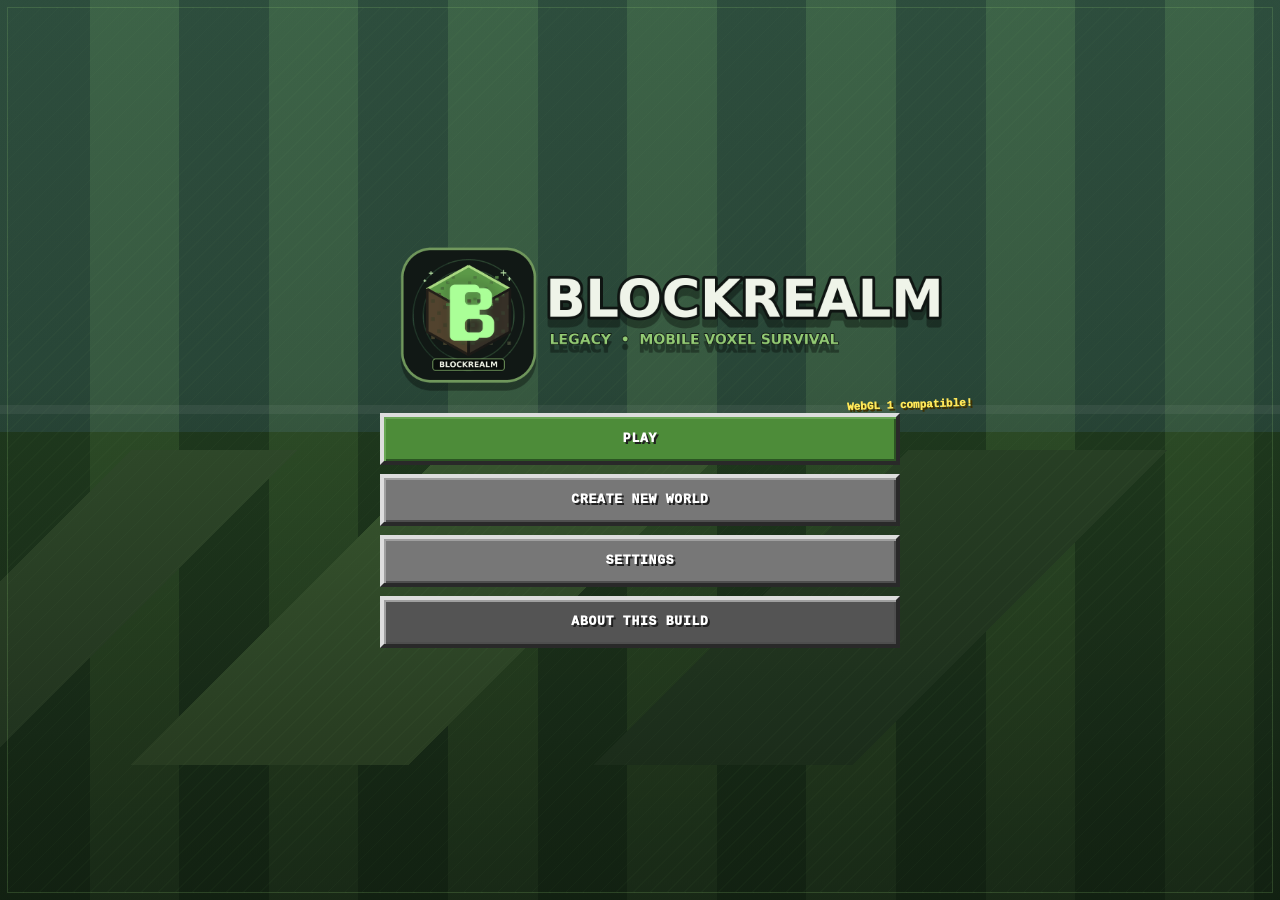
<file: web/index.html>
<!doctype html>
<html lang="en">
<head>
<meta charset="utf-8">
<meta name="viewport" content="width=device-width,initial-scale=1,maximum-scale=1,user-scalable=no,viewport-fit=cover">
<meta name="theme-color" content="#18231c">
<meta name="mobile-web-app-capable" content="yes">
<meta name="apple-mobile-web-app-capable" content="yes">
<meta name="apple-mobile-web-app-status-bar-style" content="black-translucent">
<link rel="manifest" href="manifest.webmanifest">
<link rel="stylesheet" href="style.css">
<title>BlockRealm: Legacy v4.1</title>
<link rel="icon" href="favicon.png">
<style>button:focus-visible,input:focus-visible,select:focus-visible{outline:2px solid #f0df9a;outline-offset:3px}</style>
</head>
<body>
<canvas id="game" aria-label="BlockRealm game canvas"></canvas>
<div id="skyDecor" aria-hidden="true">
  <div id="stars"></div>
  <div id="cloudShadow"></div>
  <div id="clouds"><i></i><b></b></div>
  <div id="godrays"></div>
  <div id="sun"><i></i></div>
  <div id="moon"><i></i></div>
  <div id="lensFlare"></div>
</div>

<div id="bootScreen" class="screen">
  <div class="menu-card stone-frame">
    <div class="brand-wrap clean-brand boot-brand">
      <img class="brand-lockup" src="brand-lockup.png" alt="BlockRealm Legacy">
      <div class="edition">ORIGINAL MOBILE VOXEL SURVIVAL</div>
    </div>
    <div id="bootStatus" class="boot-status">
      <div class="spinner pixel-spin"></div>
      <div>
        <strong id="bootTitle">Starting renderer…</strong>
        <span id="bootDetail">Checking your browser and graphics driver.</span>
      </div>
    </div>
    <div id="bootBar" class="progress"><i></i></div>
    <button id="bootRetry" class="mc-btn hidden">RETRY</button>
    <details class="diagnostics"><summary>Diagnostics</summary><pre id="diagText">Waiting…</pre></details>
  </div>
</div>

<div id="mainMenu" class="screen hidden">
  <div class="panorama"></div>
  <div class="menu-card title-card">
    <div class="brand-wrap large menu-brand-wrap">
      <img class="brand-lockup menu-lockup" src="brand-lockup.png" alt="BlockRealm Legacy — Mobile Voxel Survival">
      <div class="splash" id="splashText">Procedural. Portable. Yours.</div>
    </div>
    <div class="menu-stack">
      <button id="playMenuBtn" class="mc-btn primary">PLAY</button>
      <button id="newWorldBtn" class="mc-btn">CREATE NEW WORLD</button>
      <button id="settingsMenuBtn" class="mc-btn">SETTINGS</button>
      <button id="aboutBtn" class="mc-btn muted">ABOUT THIS BUILD</button>
    </div>
    <div class="build-tag"><span class="verified-dot"></span> v4.1.0 FINAL · OFFLINE · WEBGL 1 SAFE</div>
  </div>
</div>

<div id="worldsScreen" class="screen hidden dark-screen">
  <div class="wide-window stone-frame">
    <div class="window-head"><h2>WORLDS</h2><button class="icon-btn" data-close="worldsScreen" aria-label="Close worlds">×</button></div>
    <div id="worldList" class="world-list"></div>
    <div class="bottom-actions"><button id="createFromList" class="mc-btn primary">CREATE WORLD</button><button class="mc-btn" data-close="worldsScreen">BACK</button></div>
  </div>
</div>

<div id="createScreen" class="screen hidden dark-screen">
  <div class="window stone-frame">
    <div class="window-head"><h2>CREATE WORLD</h2><button class="icon-btn" data-close="createScreen" aria-label="Close create">×</button></div>
    <div class="form-grid">
      <label>WORLD NAME<input id="worldName" maxlength="28" value="New Realm"></label>
      <label>SEED<input id="worldSeed" maxlength="48" placeholder="Leave blank for a random seed"></label>
      <label>MODE<select id="worldMode"><option value="survival">Survival</option><option value="creative">Creative</option></select></label>
      <label>DIFFICULTY<select id="worldDifficulty"><option value="peaceful">Peaceful</option><option value="normal" selected>Normal</option><option value="hard">Hard</option></select></label>
      <label class="toggle-row"><span>STARTING MAP</span><input id="startingMap" type="checkbox" checked></label>
      <label class="toggle-row"><span>BONUS CHEST</span><input id="bonusChest" type="checkbox"></label>
    </div>
    <p class="hint">Every seed generates the same terrain, biomes, caves, ores and structures. Worlds stream outward as you explore.</p>
    <div class="bottom-actions"><button id="createWorldConfirm" class="mc-btn primary">CREATE</button><button class="mc-btn" data-close="createScreen">CANCEL</button></div>
  </div>
</div>

<div id="settingsScreen" class="screen hidden dark-screen">
  <div class="window stone-frame scroll-window">
    <div class="window-head"><h2>SETTINGS</h2><button class="icon-btn" data-close="settingsScreen" aria-label="Close settings">×</button></div>
    <div class="settings-grid">
      <label>VIEW DISTANCE <b id="viewDistanceValue"></b><input id="viewDistance" type="range" min="1" max="4" step="1"></label>
      <label>RENDER SCALE <b id="renderScaleValue"></b><input id="renderScale" type="range" min="0.5" max="1" step="0.05"></label>
      <label>LOOK SENSITIVITY <b id="sensitivityValue"></b><input id="sensitivity" type="range" min="0.45" max="2" step="0.05"></label>
      <label>FOV <b id="fovValue"></b><input id="fov" type="range" min="58" max="90" step="1"></label>
      <label class="toggle-row shader-master"><span>ENABLE SHADERS</span><input id="shadersEnabledToggle" type="checkbox"></label>
      <label class="select-row">SHADER PRESET <b id="shaderProfileValue"></b><select id="shaderProfile"><option value="reimagined">Reimagined</option><option value="cinematic">Cinematic</option></select></label>
      <label class="toggle-row"><span>DYNAMIC SKY</span><input id="dynamicSky" type="checkbox"></label>
      <label class="toggle-row"><span>GODRAYS</span><input id="godraysToggle" type="checkbox"></label>
      <label class="toggle-row"><span>BLOOM & COLOR GRADE</span><input id="bloomToggle" type="checkbox"></label>
      <label class="toggle-row"><span>CLOUD SHADOWS</span><input id="cloudShadowsToggle" type="checkbox"></label>
      <label class="toggle-row"><span>REFLECTIVE WATER</span><input id="waterReflectionsToggle" type="checkbox"></label>
      <label class="toggle-row"><span>ADAPTIVE QUALITY</span><input id="adaptiveQualityToggle" type="checkbox"></label>
      <label class="toggle-row"><span>FOG</span><input id="fogToggle" type="checkbox"></label>
      <label class="toggle-row"><span>AMBIENT OCCLUSION</span><input id="aoToggle" type="checkbox"></label>
      <label class="toggle-row"><span>SOUND</span><input id="soundToggle" type="checkbox"></label>
      <label class="toggle-row"><span>VIBRATION</span><input id="vibrationToggle" type="checkbox"></label>
      <label class="toggle-row"><span>SHOW FPS</span><input id="fpsToggle" type="checkbox"></label>
      <label>CONTROL SIZE <b id="controlSizeValue"></b><input id="controlSize" type="range" min="0.75" max="1.25" step="0.05"></label>
      <label>UI SCALE <b id="uiScaleValue"></b><input id="uiScale" type="range" min="0.8" max="1.2" step="0.05"></label>
    </div>
    <p id="shaderHelp" class="shader-help">Reimagined uses terrain-aware sun visibility, soft godrays, cloud shade and reflective water. Disable shaders for the fastest path.</p><div class="bottom-actions triple"><button id="safeModeBtn" class="mc-btn muted">SAFE MODE</button><button id="applySettings" class="mc-btn primary">APPLY</button><button class="mc-btn" data-close="settingsScreen">BACK</button></div>
  </div>
</div>

<div id="aboutScreen" class="screen hidden dark-screen">
  <div class="window stone-frame scroll-window text-window">
    <div class="window-head"><h2>ABOUT</h2><button class="icon-btn" data-close="aboutScreen" aria-label="Close about">×</button></div>
    <p><strong>BlockRealm: Legacy</strong> is an original mobile-first voxel survival engine. It uses procedural pixel textures, streamed seed-based terrain and a WebGL 1 renderer designed for broad Android WebView compatibility, with scalable original shader profiles and explicit safe-mode diagnostics.</p>
    <h3>Core loop</h3><p>Explore → gather → craft → mine deeper → smelt metals → survive the night → build a permanent realm.</p>
    <h3>Controls</h3><p>Mobile: left joystick to move, swipe the right side to look, hold the pick button to mine or attack, tap the hand button to place or interact, and use the jump/sprint buttons. Desktop: WASD, mouse, Space, Shift, E, left/right click.</p>
    <p class="hint">This is not affiliated with Mojang or Microsoft. All code, textures, sounds and names in this build are original or procedurally generated.</p>
    <button class="mc-btn" data-close="aboutScreen">BACK</button>
  </div>
</div>

<div id="loadingScreen" class="screen hidden">
  <div class="loading-card">
    <div class="brand-small">BLOCKREALM</div>
    <div class="world-preview" id="worldPreview"></div>
    <h2 id="loadingTitle">BUILDING TERRAIN</h2>
    <div class="progress big"><i id="loadingFill"></i></div>
    <p id="loadingDetail">Preparing seed…</p>
    <p id="loadingTip" class="tip">Tip: Torches stop night creatures from spawning nearby.</p>
  </div>
</div>

<div id="hud" class="hidden">
  <div id="debugPanel" class="debug-panel hidden"></div>
  <div class="top-left-hud">
    <div id="dayBadge" class="day-badge">DAY 1 · 07:00</div>
    <div id="biomeBadge" class="biome-badge">PLAINS</div>
  </div>
  <div class="top-right-hud">
    <button aria-label="Open inventory" id="inventoryBtn" class="hud-btn">▦</button>
    <button aria-label="Cycle shaders" id="shaderQuickBtn" class="hud-btn shader-quick" title="Cycle shaders">✦</button>
    <button aria-label="Pause game" id="pauseBtn" class="hud-btn">Ⅱ</button>
  </div>
  <div id="crosshair" class="crosshair"><i></i><b></b></div>
  <svg id="mineProgress" viewBox="0 0 44 44"><circle class="track" cx="22" cy="22" r="18"></circle><circle class="fill" cx="22" cy="22" r="18"></circle></svg>
  <div id="damageFlash"></div>
  <div id="underwaterOverlay"></div>
  <div id="vignette"></div>
  <div id="postBloom"></div>
  <div id="shaderBadge" class="shader-badge">REIMAGINED</div>
  <div id="targetLabel"></div>
  <div id="heldItem"></div>
  <div class="survival-hud">
    <div class="hud-row"><div id="armorBar" class="armor-bar"></div><div id="oxygenBar" class="oxygen-bar"></div></div>
    <div class="hud-row"><div id="healthBar" class="health-bar"></div><div id="hungerBar" class="hunger-bar"></div></div>
    <div class="xp-track"><i id="xpFill"></i><b id="xpLevel">0</b></div>
    <div id="hotbar" class="hotbar"></div>
    <div id="selectedName" class="selected-name"></div>
  </div>
  <div id="mobileControls">
    <div id="lookZone"></div>
    <div id="joystick" class="joystick"><div id="joystickKnob"></div></div>
    <button id="mineBtn" class="action-btn mine-btn"><span>⛏</span></button>
    <button id="useBtn" class="action-btn use-btn"><span>✋</span></button>
    <button id="jumpBtn" class="action-btn jump-btn"><span>↑</span></button>
    <button id="sprintBtn" class="action-btn sprint-btn"><span>»</span></button>
  </div>
</div>

<div id="inventoryOverlay" class="overlay hidden">
  <div class="inventory-window stone-frame">
    <div class="window-head"><h2 id="inventoryTitle">INVENTORY</h2><button aria-label="Close inventory" id="closeInventory" class="icon-btn">×</button></div>
    <div class="inventory-layout">
      <aside class="player-pane">
        <div class="player-paperdoll"><div class="player-head"></div><div class="player-body"></div><div class="player-arm l"></div><div class="player-arm r"></div><div class="player-leg l"></div><div class="player-leg r"></div></div>
        <div class="equipment-grid" id="equipmentGrid"></div>
        <div class="recipe-book"><button id="recipeBookBtn" class="mc-btn tiny">RECIPES</button><div id="recipeList" class="recipe-list hidden"></div></div>
      </aside>
      <section class="craft-pane">
        <div class="craft-label" id="craftLabel">CRAFTING 2×2</div>
        <div class="craft-area"><div id="craftGrid" class="craft-grid grid2"></div><div class="craft-arrow">➜</div><div id="craftOutput" class="slot output-slot"></div></div>
        <div id="furnaceArea" class="furnace-area hidden">
          <div class="furnace-col"><div id="furnaceInput" class="slot"></div><div class="furnace-flame"><i id="furnaceFuelFill"></i></div><div id="furnaceFuel" class="slot"></div></div>
          <div class="furnace-progress"><i id="furnaceCookFill"></i></div><div id="furnaceOutput" class="slot output-slot"></div>
        </div>
        <div class="inventory-label">INVENTORY</div><div id="mainInventory" class="inventory-grid"></div>
        <div class="inventory-label">HOTBAR</div><div id="inventoryHotbar" class="inventory-grid hot"></div>
      </section>
    </div>
    <div class="inventory-footer"><button id="sortInventory" class="mc-btn tiny">SORT</button><button id="dropCursor" class="mc-btn tiny">DROP HELD STACK</button></div>
  </div>
  <div id="cursorStack" class="cursor-stack"></div>
</div>

<div id="pauseOverlay" class="overlay hidden">
  <div class="pause-window stone-frame">
    <h2>GAME PAUSED</h2>
    <button id="resumeBtn" class="mc-btn primary">BACK TO GAME</button>
    <button id="pauseSettingsBtn" class="mc-btn">SETTINGS</button>
    <button id="saveBtn" class="mc-btn">SAVE WORLD</button>
    <button id="exportBtn" class="mc-btn">EXPORT WORLD</button>
    <button id="quitBtn" class="mc-btn danger">SAVE & QUIT</button>
  </div>
</div>

<div id="rotateBlocker" aria-hidden="true"><div class="rotate-phone">↻</div><strong>ROTATE TO LANDSCAPE</strong><span>BlockRealm is designed for two-thumb play.</span></div>
<div id="toast"></div>
<div id="fatalOverlay" class="screen hidden fatal-screen">
  <div class="window stone-frame text-window"><h2>THE GAME STOPPED</h2><p id="fatalMessage"></p><pre id="fatalStack"></pre><div class="bottom-actions"><button id="fatalSafe" class="mc-btn">RESTART SAFE MODE</button><button id="fatalReload" class="mc-btn primary">RELOAD GAME</button></div></div>
</div>

<script src="game.js"></script>
</body>
</html>
</file>
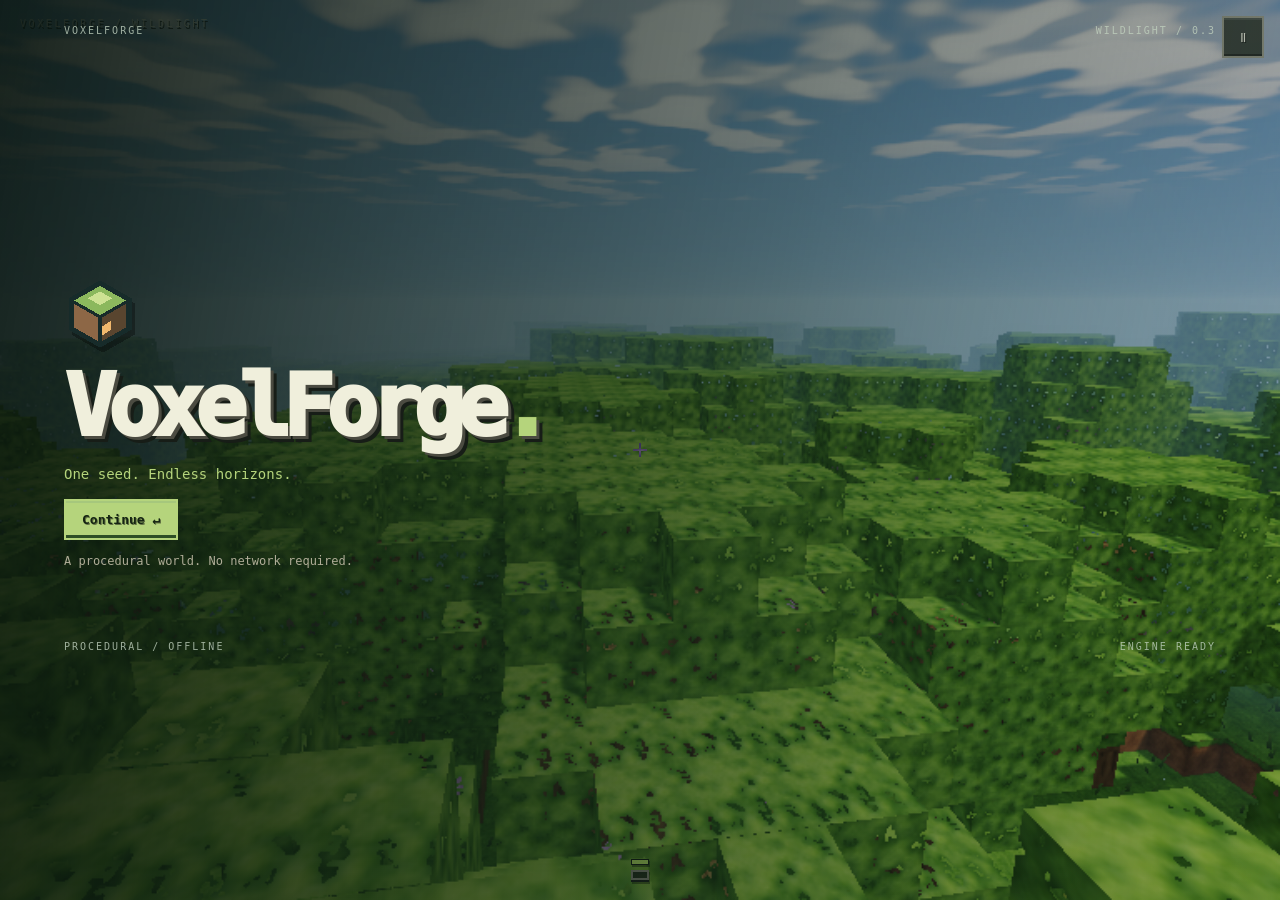
<file: v2/web/index.html>
<!doctype html><html lang="en"><head><meta charset="utf-8"><meta name="viewport" content="width=device-width,initial-scale=1,maximum-scale=1,user-scalable=no"><title>VoxelForge</title><style>
*{box-sizing:border-box}html,body{margin:0;width:100%;height:100%;overflow:hidden;background:#101b21;color:#e8eadb;font:13px ui-monospace,Consolas,monospace;user-select:none;touch-action:none}#game{width:100%;height:100%;display:block}button,input,select{font:inherit;color:inherit}button{cursor:pointer;border:1px solid #78816a;background:#28332c;padding:10px 14px}button:hover{background:#425344}button:disabled{opacity:.35}input,select{background:#151d1a;border:1px solid #626f60;padding:9px;min-width:0}#hud{position:absolute;inset:0;pointer-events:none}#brand{position:absolute;top:18px;left:20px;font-size:13px;letter-spacing:3px;text-shadow:1px 2px #000}#info{position:absolute;top:40px;left:20px;color:#eee;text-shadow:1px 2px #000;line-height:1.5;white-space:pre-line}#pause{position:absolute;right:16px;top:16px;pointer-events:auto}#cross{position:absolute;top:50%;left:50%;width:18px;height:18px;transform:translate(-50%,-50%);mix-blend-mode:difference}#cross:before,#cross:after{content:'';position:absolute;inset:8px 0;background:white}#cross:after{inset:0 8px}#minebar{position:absolute;top:calc(50% + 22px);left:50%;width:64px;height:4px;transform:translateX(-50%);background:#0007;display:none}#minebar i{display:block;height:100%;background:white}#bottom{position:absolute;bottom:max(20px,env(safe-area-inset-bottom));left:50%;transform:translateX(-50%);text-align:center;width:max-content;max-width:98vw}#meters{display:flex;justify-content:space-between;text-shadow:1px 2px #000;font-size:16px}#hp{color:#ff7872}#food{color:#ffcc75}#xp{height:5px;background:#161b16;margin:5px 0}#xp i{display:block;height:100%;background:#b8e361}#item{height:22px;text-shadow:1px 2px black}#hotbar,.slots{display:grid;grid-template-columns:repeat(9,minmax(0,1fr));gap:3px}.slot{width:48px;height:48px;padding:3px;position:relative;background:#202b26dd;border:2px solid #718070;display:grid;place-items:center;pointer-events:auto}.slot.selected{border-color:#fff;background:#62745f}.slot canvas{width:27px;height:27px;image-rendering:pixelated}.slot small{position:absolute;left:3px;top:2px;font-size:9px;color:#c9d0c4}.slot b{position:absolute;bottom:2px;right:3px;font-size:11px;text-shadow:1px 1px #000}.slot em{position:absolute;bottom:0;left:2px;height:2px;background:#a5d97c}.overlay{position:absolute;inset:0;z-index:10;display:grid;place-items:center;background:#0c151bc2;backdrop-filter:blur(9px);padding:12px}.hidden{display:none!important}.panel{background:#17221fed;border:1px solid #546557;padding:24px;max-width:600px;width:100%;max-height:94vh;overflow:auto;touch-action:pan-y;box-shadow:0 20px 80px #0008}h1{font-size:clamp(34px,8vw,63px);line-height:1;letter-spacing:-4px;margin:14px 0;color:#e1ebc5}h2{margin:0 0 16px;font-size:24px}p{line-height:1.6;color:#bac8bb}label{display:flex;justify-content:space-between;align-items:center;gap:10px;margin:10px 0}.actions{display:flex;flex-wrap:wrap;gap:8px;margin-top:16px}.primary{background:#a8c47c;color:#142211;border-color:#cbe2a4;font-weight:bold}.eyebrow{letter-spacing:3px;color:#a6bd8b;font-size:10px}.sep{border-top:1px solid #39483d;margin:18px 0}.hint{font-size:11px;color:#a4b4a6;line-height:1.55}#toast{position:absolute;bottom:130px;left:50%;transform:translateX(-50%);background:#111c18df;padding:9px 13px;opacity:0;transition:opacity .2s;text-align:center;max-width:90vw}#console{position:absolute;bottom:110px;left:10%;width:80%;z-index:12}#console input{width:100%}#cursorstack{display:flex;align-items:center;gap:8px;background:#344b37;border:1px solid #a9c78a66;padding:7px 9px;margin-bottom:6px;border-radius:5px;font-size:12px}#cursorstack canvas{width:28px;height:28px;image-rendering:pixelated}#inventory{touch-action:none}#touch{display:none;position:absolute;inset:0;pointer-events:none}#stick{position:absolute;bottom:115px;left:22px;width:112px;height:112px;border:1px solid #fff6;background:#1b282b55;border-radius:50%;pointer-events:auto;display:grid;place-items:center}#knob{width:44px;height:44px;background:#fff6;border-radius:50%}#touchactions{position:absolute;bottom:115px;right:15px;display:grid;grid-template-columns:repeat(2,64px);gap:8px;pointer-events:auto}#touchactions button{height:50px;padding:0;background:#17272999;border-color:#ffffff60}#inv .panel{max-width:660px}#recipes{display:grid;grid-template-columns:repeat(2,1fr);gap:5px}#recipes button{text-align:left;font-size:11px;padding:8px}#worlds{display:flex;flex-wrap:wrap;gap:5px}#catalog{display:grid;grid-template-columns:repeat(9,1fr);gap:3px}#catalog .slot,.slots .slot{width:100%;max-width:52px}#damage{position:absolute;inset:0;box-shadow:inset 0 0 90px 30px #cc302a;opacity:0}#weather{position:absolute;inset:0;pointer-events:none;width:100%;height:100%}@media(pointer:coarse){#touch{display:block}.slot{width:clamp(30px,10vw,48px);height:42px}#brand{top:10px;left:10px}#info{left:10px;top:30px}#pause{top:10px;right:10px}#bottom{bottom:10px}.panel{padding:16px}#recipes{grid-template-columns:1fr 1fr}}
/* Phase 1: accessible menu surfaces, transitions and HUD motion. */
:root{--paper:#e7ebda;--muted:#a1aea3;--accent:#c7df99;--edge:#ffffff23;--surface:#12201de8;--gui:1}
body{font-family:system-ui,Segoe UI,sans-serif;touch-action:auto}#game{touch-action:none}button,input,select{font:inherit}button{transition:background .15s,transform .13s,border-color .15s;min-height:36px}button:hover:not(:disabled){transform:translateY(-1px)}button:active:not(:disabled){transform:scale(.98)}button:focus-visible,input:focus-visible,select:focus-visible{outline:2px solid #e1f3bb;outline-offset:3px}input[type=checkbox]{width:20px;height:20px;accent-color:#abc987}input[type=range]{accent-color:#abc987;max-width:100%;width:140px;touch-action:pan-x}select{max-width:54%}input[type=text],input:not([type]){width:55%}button:disabled{cursor:not-allowed}.phase-menu{background:linear-gradient(105deg,#07130fe8 0%,#0b1b16c2 45%,#07130f4d 100%);backdrop-filter:none;padding:0;display:block;overflow:auto;touch-action:pan-y;z-index:15}.front-shell{min-height:100%;width:100%;display:flex;flex-direction:column;justify-content:center;padding:clamp(20px,5vw,72px);position:relative}.front-top,.front-footer{display:flex;justify-content:space-between;gap:10px;color:#c0d0be;letter-spacing:2px;font:10px ui-monospace,monospace;opacity:.8}.front-top{position:absolute;top:25px;left:clamp(20px,5vw,72px);right:clamp(20px,5vw,72px)}.front-footer{position:relative;margin-top:28px}.screen{max-width:440px;padding:30px 0;animation:screen-in .25s ease-out;position:relative}.screen.wide{max-width:650px;width:100%;background:var(--surface);border:1px solid var(--edge);border-radius:12px;padding:24px;margin-top:34px;max-height:calc(100dvh - 125px);overflow:auto;touch-action:pan-y}.screen h1{font-size:clamp(50px,9vw,92px);letter-spacing:-.085em;line-height:.9;font-weight:760;margin:18px 0;color:var(--paper);text-shadow:0 5px 24px #07130f99}.screen h2{font-size:32px;letter-spacing:-1.2px;line-height:1.12}.screen p{font-size:14px;max-width:520px;color:#d1ddd0}.logo-dot{color:var(--accent)}.logo-mark{display:grid;grid-template-columns:repeat(3,14px);gap:4px;transform:rotate(-10deg);width:max-content;animation:mark 2.6s ease-in-out infinite}.logo-mark span{height:32px;background:var(--accent);border-radius:2px}.logo-mark span:nth-child(2){transform:translateY(-8px);background:#7f9c65}.logo-mark span:nth-child(3){transform:translateY(8px);background:#e4efca}.splashline{animation:pulse 2.5s ease-in-out infinite;color:var(--accent)!important}.menu-buttons{display:grid;gap:8px;margin-top:24px;max-width:340px}.menu-buttons button,.screen button{border:1px solid #9db29b55;border-radius:6px;background:#263b32db;padding:11px 16px;text-align:left}.menu-buttons button{display:flex;justify-content:space-between;align-items:center;min-height:48px}.screen button.primary{background:var(--accent);border-color:var(--accent);color:#152413;font-weight:700}.screen button.danger{background:#8c3b37}.screen button:hover:not(:disabled){filter:brightness(1.12)}.screen .subtle{font-size:12px;color:var(--muted)}.screen input,.screen select{border-radius:4px}.screen label{padding:7px 0;border-bottom:1px solid #ffffff0c;font-size:13px}.screen .error{color:#ffaaa2}.worldcards{display:grid;gap:8px;max-height:48vh;overflow:auto}.worldcard{display:grid;grid-template-columns:48px 1fr;gap:12px;padding:14px;background:#22342d;border:1px solid var(--edge);border-radius:8px}.worldicon{display:grid;place-items:center;height:48px;font-size:26px;background:#344b38;border-radius:6px}.worldmeta{color:#afc0b0;font-size:11px;line-height:1.6;overflow-wrap:anywhere}.worldcard h3{margin:0 0 4px;font-size:16px}.worldactions{grid-column:2;display:flex;flex-wrap:wrap;gap:5px}.worldactions button{font-size:12px;padding:6px 10px}.loadtrack{height:9px;border-radius:9px;background:#ffffff21;overflow:hidden;margin:22px 0}.loadtrack i{display:block;height:100%;width:0;background:var(--accent);transition:width .25s ease;border-radius:9px}.settingsgroup{font-size:11px;letter-spacing:1.5px;color:var(--accent);margin:18px 0 3px}.settingline{display:flex;gap:8px;align-items:center}.settingline output{min-width:40px;text-align:right;font-variant-numeric:tabular-nums}.binding{display:flex;align-items:center;justify-content:space-between;border-bottom:1px solid var(--edge);padding:5px 0}.binding button{min-width:110px;text-align:center}.binding .waiting{color:#f4d68b}.hidden{display:none!important}.slot.selected{animation:slot-pop .17s ease-out}.slot{transition:background .12s,transform .12s}.slot:active{transform:scale(.93)}#bottom{scale:var(--gui);transform-origin:bottom center}#xp i{transition:width .25s ease}#meters.critical{animation:meter-bounce .8s infinite}#damage{transition:opacity .2s}#chatlog{position:absolute;bottom:145px;left:16px;max-width:70%;z-index:4;pointer-events:none;font:12px ui-monospace,monospace;text-shadow:1px 1px black}#chatlog div{background:#101c18b8;padding:5px 8px;margin-top:3px;animation:chat-in .2s ease-out}#achievement{position:absolute;right:20px;top:65px;background:#172a20e8;padding:14px 20px;border:1px solid #9eba83;z-index:8;animation:screen-in .3s ease-out}#animdebug{position:absolute;right:14px;top:55px;width:min(300px,90vw);padding:14px;background:#10211bea;border:1px solid #b9d49e88;z-index:14;border-radius:8px;touch-action:pan-y}#animdebug h3{margin:0 0 8px}#animstats{white-space:pre-line;font:11px monospace;color:#d7e4cd}#console input{width:100%}#cursorstack{display:flex;align-items:center;gap:8px;background:#344b37;border:1px solid #a9c78a66;padding:7px 9px;margin-bottom:6px;border-radius:5px;font-size:12px}#cursorstack canvas{width:28px;height:28px;image-rendering:pixelated}#inventory{touch-action:none}#creativeSearch{width:100%;margin:8px 0}#creativeTabs{display:flex;flex-wrap:wrap;gap:4px;margin:6px 0}#creativeTabs button{padding:5px 8px;font-size:11px}#inv .panel{border-radius:10px;animation:screen-in .2s ease-out}#offhand{position:absolute;left:-50px;bottom:0}.hud-hidden #hud{visibility:hidden}.hud-hidden #touch{visibility:visible}.hud-hidden #pause{visibility:visible}@keyframes screen-in{from{opacity:0;transform:translateY(10px)}to{opacity:1;transform:translateY(0)}}@keyframes pulse{50%{transform:translateY(-3px);opacity:.78}}@keyframes mark{50%{transform:rotate(-10deg) translateY(-5px)}}@keyframes slot-pop{50%{transform:scale(1.1)}}@keyframes meter-bounce{50%{transform:translateY(-2px)}}@keyframes chat-in{from{opacity:0;transform:translateX(-5px)}}@media(max-width:650px){.front-shell{padding:22px}.front-top{left:22px;right:22px;top:12px}.front-footer{margin-top:8px}.screen.wide{max-height:calc(100dvh - 85px);padding:16px;margin-top:30px}.screen h2{font-size:26px}.screen label{font-size:12px}.worldcards{max-height:52dvh}#offhand{display:none}#animdebug{top:50px}}@media(prefers-reduced-motion:reduce){.screen,.logo-mark,.splashline,.slot,.critical{animation:none!important}*{transition-duration:0s!important}}
</style><style>
#brand{font-size:10px;letter-spacing:2.6px;opacity:.8}#info{font-size:10px;opacity:.85}#pause{border-radius:50%;width:42px;height:42px;min-height:42px;padding:0;background:#11231cbb;border:1px solid #f0ffdf55;backdrop-filter:blur(5px)}#bottom{width:max-content;max-width:94vw}#hotbar{gap:3px;padding:4px;background:#0a1415bb;border:1px solid #f2f5de3b;border-radius:8px}#hotbar .slot{width:46px;height:46px;border-radius:4px;border:1px solid #d5e4ca33;background:#1b2927b8}#hotbar .slot.selected{border:2px solid #e5f5bd;background:#5a775ccc;box-shadow:0 0 8px #c6e7a655}#xp{height:4px;border-radius:3px;overflow:hidden}#meters{font-size:15px}#cross{width:14px;height:14px;opacity:.9}#cross:before{inset:6px 0}#cross:after{inset:0 6px}#touchactions button{border-radius:12px;min-height:42px;background:#10201eb5;font-size:11px;letter-spacing:.4px;touch-action:none}#stick{background:#111e1d62;backdrop-filter:blur(2px)}@media(pointer:coarse){#hotbar .slot{width:clamp(26px,5.5vw,45px);height:clamp(30px,6.2vw,45px)}#hotbar .slot canvas{width:clamp(18px,4vw,28px);height:clamp(18px,4vw,28px)}#touchactions{right:max(14px,env(safe-area-inset-right));bottom:max(78px,calc(env(safe-area-inset-bottom) + 60px));grid-template-columns:repeat(2,54px)}#touchactions button{height:44px}#stick{left:max(14px,env(safe-area-inset-left));bottom:83px;width:94px;height:94px}#brand{top:9px}#info{top:25px}#bottom{bottom:max(7px,env(safe-area-inset-bottom))}#item{height:18px;font-size:11px}}
</style><style>
/* Original pixel interface: hard edges, stone frame, ink outlines and warm moss accents. */
:root{--paper:#f5efdc;--accent:#b5d47c;--surface:#222523f5;--edge:#828174;--muted:#b0ad98}
body{font-family:ui-monospace,Consolas,monospace}button,input,select{border-radius:0!important;box-shadow:inset 0 2px #ffffff18,inset 0 -2px #0005;text-shadow:1px 1px #0007}button{background:#535750;border:2px solid #181b18}button:hover:not(:disabled){background:#68785a}button.primary,.primary{background:#557c3b;border:2px solid #223b20;color:#f8f6df;box-shadow:inset 0 2px #a6c77c,inset 0 -3px #2e4f26}button:active:not(:disabled){transform:translateY(1px);box-shadow:inset 0 2px #0005}.screen.wide,.panel{border-radius:0!important;border:3px solid #888779;box-shadow:0 0 0 3px #171a15,0 10px 50px #0007}.screen h1{font-family:ui-monospace,Consolas,monospace;font-weight:1000;letter-spacing:-.095em;color:#f0efdc;text-shadow:3px 3px #4b4b41,6px 6px #171d17;font-size:clamp(38px,8vw,86px)}.phase-menu{background:linear-gradient(100deg,#09140de8,#10201885 58%,#09140d20)}.forge-mark{width:72px;height:72px;filter:drop-shadow(3px 5px 0 #0005);animation:mark 3s ease-in-out infinite}.forge-mark svg{width:100%;height:100%}.worldcard{border-radius:0!important;background:#383c33;border:2px solid #77786a}.worldicon{border-radius:0!important}.slot,#hotbar .slot{border-radius:0!important;border:2px solid #77786d;background:#2e312b;box-shadow:inset 2px 2px #10140f,inset -2px -2px #97998c55}.slot.selected,#hotbar .slot.selected{border:3px solid #f3f0d8;background:#515743;box-shadow:0 0 0 1px #141811}.slot canvas{image-rendering:pixelated}.slot small{opacity:.6}#hotbar{gap:1px;padding:3px;background:#171b17cc;border:2px solid #89877a;border-radius:0;box-shadow:0 2px 0 #161a16}.slot em{bottom:2px;height:3px;background:#a4d45e}.slot b{font-weight:900;color:#fff;text-shadow:1px 1px #000,-1px -1px #000}#bottom{filter:drop-shadow(1px 2px 0 #0006)}#pause{border-radius:0!important;background:#30372ddd;border:2px solid #939586;backdrop-filter:none}#touchactions button{background:#2f3931bb;border:2px solid #a4aa8b80;border-radius:0!important;box-shadow:inset 1px 1px #ffffff18;min-width:48px;touch-action:none}#touchactions button[aria-pressed=true]{background:#739b43dc;border-color:#e7f0b3}#stick{backdrop-filter:none;border:2px solid #a8b2a269}#knob{border-radius:3px!important;background:#d4dfc4aa}.loadtrack{border-radius:0!important}#brand{color:#f2ecd0}#item{font-size:12px}#meters{font-weight:900;letter-spacing:1px;align-items:center}#hp canvas,#food canvas{width:clamp(90px,20vw,178px);height:18px;image-rendering:pixelated}#armor{font-size:10px}#hp,#food{display:flex;align-items:center}#xp{border-radius:0;border:1px solid #101610;height:6px}#backupfile[hidden]{display:none}
@media(pointer:coarse){#touchactions{grid-template-columns:repeat(2,56px);bottom:75px;gap:5px}#touchactions button{height:37px;min-height:37px;font-size:10px;padding:3px}#stick{width:105px;height:105px;bottom:80px}#hotbar .slot{width:clamp(27px,6.3vw,48px);height:clamp(29px,6.3vw,48px)}#screen-worlds .worldcard{grid-template-columns:36px 1fr}#screen-worlds .worldcard button{min-height:34px;padding:5px 7px}}
@media(prefers-reduced-motion:reduce){.forge-mark,.splashline{animation:none!important}button,.screen{transition:none!important;animation:none!important}}
</style></head><body><canvas id="game"></canvas><div id="hud"><canvas id="weather"></canvas><div id="damage"></div><div id="brand">VOXELFORGE / WILDLIGHT</div><div id="info"></div><button id="pause">Ⅱ</button><div id="cross"></div><div id="minebar"><i></i></div><div id="toast"></div><div id="bottom"><div id="item"></div><div id="meters"><span id="hp"></span><span id="armor"></span><span id="food"></span></div><div id="xp"><i></i></div><div id="hotbar"></div></div><div id="touch"><div id="stick"><div id="knob"></div></div><div id="touchactions"><button id="jump">JUMP</button><button id="mine">MINE</button><button id="place">PLACE</button><button id="bag">BAG</button><button id="sneaktouch" aria-label="Toggle sneak">SNEAK</button><button id="sprinttouch" aria-label="Toggle sprint">RUN</button></div></div></div>
<div id="front" class="overlay phase-menu">
  <div class="front-shell">
    <div class="front-top"><span>VOXELFORGE</span><span>WILDLIGHT / 0.3</span></div>
    <section id="screen-splash" class="screen">
      <div class="forge-mark" aria-hidden="true"><svg viewBox="0 0 64 64" shape-rendering="crispEdges"><path fill="#172b2a" d="M32 2 60 18V46L32 62 4 46V18Z"/><path fill="#8bb85d" d="M32 7 55 20 32 33 9 20Z"/><path fill="#8d6746" d="M9 23 30 35V56L9 44Z"/><path fill="#59452f" d="M34 35 55 23V44L34 56Z"/><path fill="#cde293" d="M32 12 43 18 32 24 21 18Z"/><path fill="#f1b86d" d="M34 43 42 38V46L34 51Z"/></svg></div>
      <h1>VoxelForge<span class="logo-dot">.</span></h1>
      <p id="splashline" class="splashline">Every world begins with a block.</p>
      <button id="continue" class="primary">Continue <span>↵</span></button>
      <p class="subtle">A procedural world. No network required.</p>
    </section>
    <section id="screen-launcher" class="screen hidden">
      <div class="eyebrow">YOUR NEXT FRONTIER</div><h1>VoxelForge<span class="logo-dot">.</span></h1>
      <p>Shape the wilderness. Make a world your own.</p>
      <div class="menu-buttons"><button id="worldlist" class="primary">Play <span>→</span></button><button data-settings>Settings <span>⚙</span></button><button data-controls>Controls <span>↗</span></button><button id="about">About <span>ⓘ</span></button></div>
    </section>
    <section id="screen-worlds" class="screen wide hidden">
      <div class="eyebrow">LOCAL WORLDS</div><h2>Choose a world</h2><p id="storageNote" class="subtle"></p>
      <div id="worldcards" class="worldcards"></div>
      <div class="actions"><button id="createworld" class="primary">Create world</button><button id="importworld">Import backup</button><input id="backupfile" type="file" accept=".json,application/json" hidden><button data-back>Back</button></div>
    </section>
    <section id="screen-create" class="screen wide hidden">
      <div class="eyebrow">NEW WORLD</div><h2>Start a new frontier</h2>
      <form id="createform">
      <label>World name <input id="worldname" maxlength="40" value="Frontier" required></label>
      <label>Seed <input id="seed" maxlength="80" placeholder="Random if empty"></label>
      <label>Mode <select id="mode"><option value="survival">Survival</option><option value="creative">Creative</option><option value="hardcore">Hardcore</option><option value="spectator">Spectator</option></select></label>
      <p id="modehint" class="subtle"></p>
      <label>Difficulty <select id="difficulty"><option>Peaceful</option><option>Easy</option><option selected>Normal</option><option>Hard</option></select></label>
      <label>World type <select id="worldtype"><option>Default</option><option>Superflat</option><option>Amplified</option><option>Islands</option></select></label>
      <label>Generate structures <input id="structures" type="checkbox" checked></label>
      <label>Bonus chest <input id="bonus" type="checkbox"></label>
      <label>Allow commands <input id="cheats" type="checkbox"></label>
      <p id="createError" class="error" role="alert"></p>
      <div class="actions"><button type="submit" class="primary">Create and play</button><button type="button" data-back>Back</button></div>
      </form>
    </section>
    <section id="screen-edit" class="screen wide hidden">
      <div class="eyebrow">WORLD PROPERTIES</div><h2>Edit world</h2>
      <form id="editform"><label>World name <input id="editname" required maxlength="40"></label><label>Icon <select id="editicon"><option>🌲</option><option>⛰️</option><option>🌊</option><option>🌵</option><option>❄️</option><option>🌋</option><option>🌙</option></select></label><p id="editError" class="error"></p><div class="actions"><button type="submit" class="primary">Save changes</button><button type="button" data-back>Cancel</button></div></form>
    </section>
    <section id="screen-confirm" class="screen hidden"><h2 id="confirmTitle"></h2><p id="confirmText"></p><div class="actions"><button id="confirmYes" class="danger">Delete permanently</button><button data-back>Cancel</button></div></section>
    <section id="screen-settings" class="screen wide hidden"><div class="eyebrow">PREFERENCES</div><h2>Settings</h2><div id="settingsfields"></div><div class="actions"><button data-back class="primary">Done</button><button id="resetsettings">Reset defaults</button></div></section>
    <section id="screen-controls" class="screen wide hidden"><div class="eyebrow">INPUT / KEY BINDINGS</div><h2>Controls</h2><p>Choose a binding, then press the new key. Mouse buttons: left mine, right use, middle pick. Scroll to select. Touch controls are shown on touch devices.</p><div id="bindings"></div><div class="actions"><button data-back class="primary">Done</button><button id="resetkeys">Reset bindings</button></div></section>
    <section id="screen-about" class="screen hidden"><div class="eyebrow">ENGINE / 02</div><h2>VoxelForge</h2><p>Offline procedural voxel sandbox. Original geometry, shaders and synthesized audio. Wildlight edition: pixel materials, responsive vegetation and adaptive graphics.</p><p id="status"></p><button data-back class="primary">Back</button></section>
    <section id="screen-loading" class="screen hidden"><div class="eyebrow">BUILDING TERRAIN</div><h2 id="loadingname">Entering world</h2><div class="loadtrack"><i id="loadfill"></i></div><p id="loadlabel">Preparing chunks…</p><p id="loadtip" class="subtle"></p><button id="cancelLoad">Cancel</button></section>
    <section id="screen-pause" class="screen hidden"><div class="eyebrow" id="pauseworld"></div><h2>Game paused</h2><div class="menu-buttons"><button id="resume" class="primary">Resume <span>→</span></button><button data-settings>Settings</button><button data-controls>Controls</button><button id="save">Save world</button><button id="exportcurrent">Export world backup</button><button id="capturecurrent">Capture screenshot</button><button id="quit">Save and quit</button></div><p id="pauseStatus" class="subtle"></p></section>
    <section id="screen-death" class="screen hidden"><div class="eyebrow">JOURNEY INTERRUPTED</div><h2 id="deathTitle">You fell.</h2><p id="deathNote"></p><div class="actions"><button id="respawn" class="primary">Respawn</button><button id="deathquit">Return to title</button></div></section>
    <div class="front-footer"><span>PROCEDURAL / OFFLINE</span><span id="frontstate">ENGINE READY</span></div>
  </div>
</div>
<div id="animdebug" class="hidden"><h3>Animation inspector</h3><label>Clip <select id="clipselect"></select></label><label>Scrub <input id="scrub" type="range" min="0" max="1" step="0.005" value="0"></label><label>Preview clip <input id="previewclip" type="checkbox"></label><label>Show bones <input id="showbones" type="checkbox"></label><div id="animstats"></div><button id="closeanim">Close</button></div>
<div id="chatlog"></div><div id="achievement" class="hidden"></div>
<div id="inv" class="overlay hidden"><div class="panel"><div class="eyebrow" id="station">PACK / HAND CRAFTING</div><h2>Inventory</h2><div class="hint">Click to pick up or place a stack. Right-click to take half or place one. Drag across slots to distribute, Shift-click to quick-move, double-click to collect, number keys to swap.</div><div class="slots" id="inventory"></div><div class="sep"></div><div id="recipes"></div><div id="stationextra"></div><div id="creative" class="hidden"><div class="sep"></div><div class="eyebrow">CREATIVE MATERIALS</div><div id="catalog"></div></div><div class="actions"><button id="closeinv" class="primary">Return</button></div></div></div><div id="console" class="hidden"><input id="command" placeholder="/command" autocomplete="off"></div>
<script>
'use strict';
// === Configuration and block registry ===
const CFG = { SIZE: 16, HEIGHT: 384, SEA: 64, TICK: 1 / 20, DAY: 720, REACH: 6, GRAVITY: 24, MAX_STACK: 64, MAX_JOBS: 2, SAVE_MS: 12000, MAX_ENTITIES: 35 };
const $ = id => document.getElementById(id), clamp = (v, a, b) => Math.max(a, Math.min(b, v)), lerp = (a, b, t) => a + (b - a) * t, mod = (a, b) => ((a % b) + b) % b, key = (x, z) => x + ',' + z, poskey = (x, y, z) => x + ',' + y + ',' + z;
const B = [['Air', '#000000', 0], ['Grass', '#739747', .55], ['Dirt', '#896347', .55], ['Stone', '#777b79', 1.8], ['Sand', '#d5bd86', .5], ['Log', '#795032', 1.3], ['Leaves', '#46733c', .3], ['Planks', '#bc925b', .8], ['Cobble', '#85847d', 1.4], ['Water', '#397da7', 0], ['Bedrock', '#3b3b44', Infinity], ['Coal ore', '#656563', 2], ['Iron ore', '#a58d79', 2.3], ['Gold ore', '#c8a84b', 2.8], ['Crystal ore', '#4fbdad', 3.1], ['Snow', '#e7e9dd', .3], ['Ice', '#8ed0dc', .6], ['Clay', '#b36e54', .8], ['Lava', '#f27428', 0], ['Torch', '#f5c86a', .1], ['Glass', '#a6d5d3', .35], ['Workbench', '#9e7546', .8], ['Furnace', '#6b6d6c', 1.7], ['Chest', '#a77843', .9], ['Obsidian', '#3b304b', 5], ['Gateway', '#9162d9', 0], ['Emberstone', '#844342', 1], ['Ash', '#a59b85', .6], ['Voidstone', '#dbd7a5', 1.4], ['Brick', '#a55545', 1.5], ['Wire', '#b93b32', .2], ['Lever', '#ad9877', .4], ['Repeater', '#be8670', .4], ['Piston', '#ad9b70', 1], ['Door', '#ab7747', .8], ['Lamp', '#d9bc65', .6], ['TNT', '#bf493b', .2], ['Crop', '#a6ae44', .2], ['Farmland', '#76513a', .5], ['Fire', '#ffad40', 0], ['Ladder', '#b18b56', .35], ['Flower', '#e0a0d0', .1], ['Cactus', '#65934a', .45], ['Gravel', '#aaa099', .6], ['Enchanter', '#675c9b', 2], ['Anvil', '#50545b', 3], ['Brewer', '#b49a70', 1], ['Button', '#8f8a80', .3], ['Power torch', '#e34c3f', .2], ['Open door', '#ae8553', .2], ['Lit lamp', '#ffda72', .6], ['Powered wire', '#ff5d48', .2], ['Powered lever', '#f1c985', .4], ['Powered repeater', '#f59c76', .4], ['Wheat', '#c9aa58', .2]];
const ITEM = [...B.map((b, i) => ({ id: i, name: b[0], color: b[1], hard: b[2], block: i > 0 })), ...[[100, 'Stick', '#b7956a'], [101, 'Wood pick', '#b69261', 1, 'pick', 60], [102, 'Stone pick', '#a0a5a5', 2, 'pick', 132], [103, 'Iron pick', '#d2dbd9', 3, 'pick', 250], [104, 'Crystal pick', '#56d9c8', 4, 'pick', 800], [105, 'Wood sword', '#c9a36a', 1, 'sword', 60], [106, 'Iron sword', '#d8dedb', 3, 'sword', 250], [107, 'Coal', '#484747'], [108, 'Iron ingot', '#c7cfcd'], [109, 'Gold ingot', '#e7c358'], [110, 'Crystal', '#71dfc8'], [111, 'Raw meat', '#d58b85', 0, 'food'], [112, 'Cooked meat', '#b67743', 0, 'food'], [113, 'Bread', '#d5b271', 0, 'food'], [114, 'Seed', '#8fa64e'], [115, 'Spark tool', '#edb37d', 1, 'spark', 64], [116, 'Iron armor', '#b7c4c4', 3, 'armor', 250], [117, 'Stone axe', '#a7a5a0', 2, 'axe', 132], [118, 'Wood shovel', '#ba996d', 1, 'shovel', 60], [119, 'Healing draught', '#ce83d6', 0, 'food'], [120, 'Bone', '#e3dfc6'], [121, 'Cloth', '#e1dbce'], [122, 'Ember shard', '#ff9e56'], [123, 'Void pearl', '#8889d5'], [124, 'Gold pick', '#e9bf50', 3, 'pick', 45], [125, 'Crystal sword', '#53d5c5', 4, 'sword', 800], [126, 'Gold armor', '#e9c05c', 2, 'armor', 120], [127, 'Crystal armor', '#67d4c6', 4, 'armor', 800], [128, 'Stone sword', '#a6a7a3', 2, 'sword', 132], [129, 'Iron axe', '#d0d8d4', 3, 'axe', 250], [130, 'Iron shovel', '#d0d8d4', 3, 'shovel', 250]].map(a => ({ id: a[0], name: a[1], color: a[2], tier: a[3] || 0, type: a[4], dur: a[5] }))];
const I = Object.fromEntries(ITEM.map(i => [i.id, i]));
const nonSolid = new Set([0, 9, 18, 19, 25, 30, 31, 32, 37, 39, 40, 41, 47, 48, 49, 51, 52, 53, 54]);
const solid = v => !nonSolid.has(v);
const liquid = v => v === 9 || v === 18;
const normDim = d => ['surface', 'ember', 'void'].includes(d) ? d : 'surface';
function hash(x, y = 0, z = 0, s = 0) { let n = Math.imul(x | 0, 374761393) ^ Math.imul(y | 0, 668265263) ^ Math.imul(z | 0, 1274126177) ^ Math.imul(s | 0, 1597334677); n = Math.imul(n ^ (n >>> 13), 1274126177); return ((n ^ (n >>> 16)) >>> 0) / 4294967296; }
function seedOf(t) {
    let h = 2166136261;
    for (let c of String(t))
        h = Math.imul(h ^ c.charCodeAt(0), 16777619);
    return h | 0;
}
// === Worker: deterministic terrain, structures, and greedy meshing ===
function workerMain() {
    const H = 384, S = 18, SEA = 64;
    const { floor, abs, max, min } = Math;
    const ix = (x, y, z) => (y * S + z) * S + x;
    const smooth = t => t * t * (3 - 2 * t);
    const lerp = (a, b, t) => a + (b - a) * t;
    function hash(x, y = 0, z = 0, s = 0) { let n = Math.imul(x | 0, 374761393) ^ Math.imul(y | 0, 668265263) ^ Math.imul(z | 0, 1274126177) ^ Math.imul(s | 0, 1597334677); n = Math.imul(n ^ (n >>> 13), 1274126177); return ((n ^ (n >>> 16)) >>> 0) / 4294967296; }
    function n2(x, z, scale, s) { x /= scale; z /= scale; let a = floor(x), b = floor(z), u = smooth(x - a), v = smooth(z - b); return lerp(lerp(hash(a, 0, b, s), hash(a + 1, 0, b, s), u), lerp(hash(a, 0, b + 1, s), hash(a + 1, 0, b + 1, s), u), v); }
    function n3(x, y, z, k, s) { x /= k; y /= k; z /= k; let a = floor(x), b = floor(y), c = floor(z), u = smooth(x - a), v = smooth(y - b), w = smooth(z - c); let q = (dy, dz) => lerp(hash(a, b + dy, c + dz, s), hash(a + 1, b + dy, c + dz, s), u); return lerp(lerp(q(0, 0), q(1, 0), v), lerp(q(0, 1), q(1, 1), v), w); }
    let generationOptions = {};
    function col(x, z, s, d) {
        let cont = n2(x, z, 180, s + 1), hill = n2(x, z, 53, s + 2), detail = n2(x, z, 17, s + 3), temp = n2(x, z, 210, s + 4), hum = n2(x, z, 160, s + 5);
        if (d === 'ember')
            return [floor(39 + hill * 17 + detail * 8), 9];
        if (d === 'void')
            return [floor(42 + hill * 12 + detail * 6), 10, cont];
        if (generationOptions.type === 'Superflat')
            return [68, 0];
        let b = cont < .32 ? 7 : temp < .27 ? 3 : temp > .72 && hum < .43 ? 2 : temp > .69 && hum > .66 ? 4 : hum > .77 && cont < .53 ? 5 : cont > .72 ? 6 : temp > .57 && hum < .3 ? 8 : hum > .49 ? 1 : 0;
        let h = floor(61 + (cont - .39) * 35 + (hill - .5) * 15 + (detail - .5) * 6);
        if (b === 6)
            h += floor((cont - .70) * 105 + hill * 17);
        if (b === 7)
            h = min(62, h - 8);
        if (b === 5)
            h = min(66, h);
        if (generationOptions.type === 'Amplified')
            h = 64 + (h - 64) * 2.5;
        if (generationOptions.type === 'Islands')
            h -= Math.max(0, (.65 - cont) * 45);
        return [min(350, max(12, floor(h))), b];
    }
    function generate(cx, cz, s, d, edits) {
        let a = new Uint8Array(S * S * H), top = 0, ox = cx * 16 - 1, oz = cz * 16 - 1;
        let set = (x, y, z, v) => {
            let X = x - ox, Z = z - oz;
            if (X >= 0 && X < S && Z >= 0 && Z < S && y >= 0 && y < H) {
                a[ix(X, y, Z)] = v;
                top = max(top, y);
            }
        };
        for (let z = 0; z < S; z++)
            for (let x = 0; x < S; x++) {
                let X = x + ox, Z = z + oz, [h, b, island] = col(X, Z, s, d);
                if (d === 'void' && island < .38)
                    continue;
                let bottom = d === 'void' ? h - 10 : 0;
                for (let y = bottom; y <= max(h, d === 'surface' ? SEA : d === 'ember' ? 43 : 0); y++) {
                    let v = 3;
                    if (d === 'void')
                        v = 28;
                    else if (y === 0 || y < 3 && hash(X, y, Z, s) < .5)
                        v = 10;
                    else if (y > h)
                        v = d === 'ember' ? 18 : b === 3 && y === SEA ? 16 : 9;
                    else if (d === 'ember')
                        v = 26;
                    else if (y === h)
                        v = b === 2 || b === 7 ? 4 : b === 3 || b === 6 && h > 99 ? 15 : b === 8 ? 17 : 1;
                    else if (y >= h - 3)
                        v = b === 2 || b === 7 ? 4 : b === 8 ? 17 : 2;
                    else if (y > 4) {
                        let cave = n3(X, y, Z, 19, s + 31) * .72 + n3(X, y, Z, 7, s + 32) * .28;
                        let ravine = abs(n2(X, Z, 43, s + 46) - .5) < .012 && y < h - 4 && y > 18;
                        if (generationOptions.type !== 'Superflat' && (cave > .68 || ravine) && y < h - 3)
                            v = y < 11 ? 18 : y < 45 && n2(X, Z, 40, s + 42) > .69 ? 9 : 0;
                        else {
                            let ore = n3(X, y, Z, 5, s + 37);
                            if (ore > .78)
                                v = y < 16 ? 14 : y < 30 ? 13 : y < 51 ? 12 : 11;
                            else if (hash(X, y, Z, s + 29) < .006)
                                v = 43;
                        }
                    }
                    a[ix(x, y, z)] = v;
                    top = max(top, y);
                }
            }
        // Features generated from world coordinates, including chunk boundaries.
        if (d === 'surface') {
            for (let Z = oz - 4; Z < oz + S + 4; Z++)
                for (let X = ox - 4; X < ox + S + 4; X++) {
                    let [h, b] = col(X, Z, s, d), r = hash(X, 0, Z, s + 17);
                    if (h <= SEA || h > 110)
                        continue;
                    let chance = [.009, .055, 0, .018, .08, .026, .004, 0, 0][b];
                    if (generationOptions.type !== 'Superflat' && r < chance) {
                        let len = b === 4 ? 7 + floor(hash(X, 3, Z, s) * 4) : 4 + floor(hash(X, 3, Z, s) * 3);
                        for (let y = 1; y <= len; y++)
                            set(X, h + y, Z, 5);
                        for (let yy = -2; yy <= 2; yy++)
                            for (let xx = -2; xx <= 2; xx++)
                                for (let zz = -2; zz <= 2; zz++)
                                    if (abs(xx) + abs(zz) + abs(yy) < 5 && (xx || zz || yy > 0))
                                        set(X + xx, h + len + yy, Z + zz, 6);
                    }
                    else if (r > .982 && b === 2) {
                        for (let i = 1; i <= 3; i++)
                            set(X, h + i, Z, 42);
                    }
                    else if (r > .975 && b !== 2 && b !== 8)
                        set(X, h + 1, Z, 41);
                }
            if (generationOptions.structures !== false && generationOptions.type !== 'Superflat')
                for (let gz = floor((oz - 18) / 96); gz <= floor((oz + S + 18) / 96); gz++)
                    for (let gx = floor((ox - 18) / 96); gx <= floor((ox + S + 18) / 96); gx++) {
                        let X = gx * 96 + 32 + floor(hash(gx, 0, gz, s + 71) * 32), Z = gz * 96 + 32 + floor(hash(gx, 1, gz, s + 71) * 32), [h, b] = col(X, Z, s, d), r = hash(gx, 2, gz, s + 71);
                        if (h < 65 || h > 92)
                            continue;
                        if (r < .44) {
                            for (let house = 0; house < 3; house++) {
                                let dx = X + house * 8 - 8, dz = Z + (house % 2) * 7, yy = col(dx, dz, s, d)[0] + 1;
                                for (let i = -2; i <= 2; i++)
                                    for (let j = -2; j <= 2; j++)
                                        for (let k = 0; k <= 4; k++) {
                                            let wall = abs(i) === 2 || abs(j) === 2;
                                            if (k === 0)
                                                set(dx + i, yy + k - 1, dz + j, 8);
                                            else if (k === 4)
                                                set(dx + i, yy + k - 1, dz + j, 7);
                                            else if (wall)
                                                set(dx + i, yy + k - 1, dz + j, i === 0 && j === 2 && k <= 2 ? 0 : k === 2 && i === 2 ? 20 : 7);
                                            else
                                                set(dx + i, yy + k - 1, dz + j, 0);
                                        }
                                set(dx, yy, dz, 23);
                                set(dx - 1, yy, dz, 19);
                            }
                        }
                        else if (r < .65 && b === 2) {
                            for (let k = 0; k < 6; k++)
                                for (let i = -6 + k; i <= 6 - k; i++)
                                    for (let j = -6 + k; j <= 6 - k; j++)
                                        if (k === 0 || abs(i) === 6 - k || abs(j) === 6 - k)
                                            set(X + i, h + k, Z + j, 4);
                            set(X, h + 1, Z, 23);
                        }
                        else {
                            let yy = 18 + floor(r * 18), mat = r > .85 ? 29 : 8;
                            for (let i = -5; i <= 5; i++)
                                for (let j = -4; j <= 4; j++)
                                    for (let k = 0; k < 5; k++)
                                        set(X + i, yy + k, Z + j, k === 0 || k === 4 || abs(i) === 5 || abs(j) === 4 ? mat : 0);
                            set(X, yy + 1, Z, 23);
                            if (r > .85)
                                set(X + 2, yy + 1, Z, 25);
                            else
                                for (let i = 6; i < 16; i++) {
                                    set(X + i, yy + 1, Z, 0);
                                    set(X + i, yy + 2, Z, 0);
                                    set(X + i, yy, Z, 7);
                                }
                        }
                    }
        }
        if (d === 'ember' || d === 'void')
            for (let Z = oz; Z < oz + S; Z++)
                for (let X = ox; X < ox + S; X++) {
                    let [h, , c] = col(X, Z, s, d);
                    if (d === 'void' && c < .38)
                        continue;
                    let r = hash(X, 0, Z, s + 89);
                    if (r < .008) {
                        for (let y = 1; y < 4; y++)
                            set(X, h + y, Z, d === 'ember' ? 24 : 28);
                        set(X, h + 4, Z, d === 'ember' ? 39 : 14);
                    }
                }
        for (let e of edits)
            set(e[0], e[1], e[2], e[3]);
        return [a, top];
    }
    const trans = new Set([9, 18, 20, 25, 6, 16, 19, 30, 31, 32, 37, 39, 40, 41, 47, 48, 49, 51, 52, 53, 54]);
    const thin = new Set([19, 30, 31, 32, 37, 39, 40, 41, 47, 48, 49, 51, 52, 53, 54]);
    function mesh(a, top, cx, cz) {
        let opaque = [], water = [], dims = [16, min(H, top + 2), 16], get = (x, y, z) => y < 0 ? 10 : y >= H ? 0 : a[ix(x + 1, y, z + 1)];
        for (let axis = 0; axis < 3; axis++) {
            let u = (axis + 1) % 3, v = (axis + 2) % 3, mask = new Int32Array(dims[u] * dims[v]), p = [0, 0, 0], q = [0, 0, 0];
            q[axis] = 1;
            for (p[axis] = -1; p[axis] < dims[axis];) {
                let n = 0;
                for (p[v] = 0; p[v] < dims[v]; p[v]++)
                    for (p[u] = 0; p[u] < dims[u]; p[u]++) {
                        let A = get(...p), B = get(p[0] + q[0], p[1] + q[1], p[2] + q[2]), vis = (a, b) => a && !thin.has(a) && (b === 0 || thin.has(b) || trans.has(b) && a !== b && (!trans.has(a) || a !== 9 && a !== 18));
                        let val = 0;
                        if (p[axis] >= 0 && vis(A, B))
                            val = A;
                        else if (p[axis] < dims[axis] - 1 && vis(B, A))
                            val = -B;
                        mask[n++] = val;
                    }
                p[axis]++;
                n = 0;
                for (let j = 0; j < dims[v]; j++)
                    for (let i = 0; i < dims[u];) {
                        let c = mask[n];
                        if (!c) {
                            i++;
                            n++;
                            continue;
                        }
                        let w = 1, h = 1;
                        while (i + w < dims[u] && mask[n + w] === c)
                            w++;
                        outer: while (j + h < dims[v]) {
                            for (let k = 0; k < w; k++)
                                if (mask[n + k + h * dims[u]] !== c)
                                    break outer;
                            h++;
                        }
                        p[u] = i;
                        p[v] = j;
                        let a0 = p.slice(), a1 = p.slice(), a2 = p.slice(), a3 = p.slice();
                        a1[u] += w;
                        a2[u] += w;
                        a2[v] += h;
                        a3[v] += h;
                        let id = abs(c), sign = c > 0 ? 1 : -1, norm = [0, 0, 0];
                        norm[axis] = sign;
                        let out = id === 9 || id === 18 ? water : opaque;
                        for (let r of (sign > 0 ? [a0, a1, a2, a0, a2, a3] : [a0, a2, a1, a0, a3, a2]))
                            out.push(r[0] + cx * 16, r[1] - (id === 9 && axis === 1 && sign > 0 ? .12 : 0), r[2] + cz * 16, ...norm, id);
                        for (let l = 0; l < h; l++)
                            mask.fill(0, n + l * dims[u], n + l * dims[u] + w);
                        i += w;
                        n += w;
                    }
            }
        }
        // Small blocks are actual geometry, not full voxel walls.
        function box(x, y, z, id, x0, y0, z0, x1, y1, z1) {
            let lo = [x + x0, y + y0, z + z0], hi = [x + x1, y + y1, z + z1];
            for (let ax = 0; ax < 3; ax++)
                for (let sg of [-1, 1]) {
                    let u = (ax + 1) % 3, v = (ax + 2) % 3, p = lo.slice();
                    p[ax] = sg > 0 ? hi[ax] : lo[ax];
                    let p1 = p.slice(), p2 = p.slice(), p3 = p.slice();
                    p1[u] = hi[u];
                    p2[u] = hi[u];
                    p2[v] = hi[v];
                    p3[v] = hi[v];
                    let nn = [0, 0, 0];
                    nn[ax] = sg;
                    for (let r of (sg > 0 ? [p, p1, p2, p, p2, p3] : [p, p2, p1, p, p3, p2]))
                        opaque.push(r[0] + cx * 16, r[1], r[2] + cz * 16, ...nn, id);
                }
        }
        for (let y = 0; y <= top; y++)
            for (let z = 0; z < 16; z++)
                for (let x = 0; x < 16; x++) {
                    let id = get(x, y, z);
                    if(id===1&&y>=64&&get(x,y+1,z)===0){
                        const X=x+cx*16,Z=z+cz*16,r=hash(X,0,Z,71);
                        if(r<.37){
                            const count=3+Math.floor(hash(X,1,Z,72)*4);
                            for(let k=0;k<count;k++){
                                const px=X+.16+hash(X,k,Z,73)*.68,pz=Z+.16+hash(X,k,Z,74)*.68;
                                const angle=hash(X,k,Z,75)*Math.PI*2,width=.027+hash(X,k,Z,76)*.025,height=.16+hash(X,k,Z,77)*.30;
                                const dx=Math.cos(angle)*width,dz=Math.sin(angle)*width,nx=-Math.sin(angle),nz=Math.cos(angle),by=y+1.002;
                                const left=[px-dx,by,pz-dz],right=[px+dx,by,pz+dz];
                                const bend=[px+nx*.06,by+height*.72,pz+nz*.06];
                                const ml=[bend[0]-dx*.72,bend[1],bend[2]-dz*.72],mr=[bend[0]+dx*.72,bend[1],bend[2]+dz*.72];
                                const tip=[px+nx*.13,by+height,pz+nz*.13];
                                const face=[left,right,mr,left,mr,ml,ml,mr,tip];
                                for(const v of face)opaque.push(...v,nx,0,nz,66);
                                for(let i=0;i<face.length;i+=3)for(const v of [face[i],face[i+2],face[i+1]])opaque.push(...v,-nx,0,-nz,66);
                            }
                        }
                    }
                    if (!thin.has(id))
                        continue;
                    if ([19, 48].includes(id))
                        box(x, y, z, id, .42, 0, .42, .58, .72, .58);
                    else if ([30, 51, 32, 53, 47].includes(id))
                        box(x, y, z, id, .05, 0, .05, .95, .075, .95);
                    else if (id === 31 || id === 52)
                        box(x, y, z, id, .25, 0, .25, .75, .42, .75);
                    else if (id === 40 || id === 49)
                        box(x, y, z, id, .05, 0, .86, .95, 1, .98);
                    else if (id === 41) {
                        box(x, y, z, 37, .46, 0, .46, .54, .43, .54);
                        box(x, y, z, id, .29, .40, .38, .71, .53, .62);
                        box(x, y, z, id, .38, .40, .29, .62, .53, .71);
                    }
                    else
                        box(x, y, z, id, .3, 0, .3, .7, id === 54 ? .75 : .55, .7);
                }
        return [new Float32Array(opaque), new Float32Array(water)];
    }
    self.onmessage = e => {
        let { cx, cz, seed, dim, edits, token, options } = e.data;
        generationOptions = options || {};
        let [a, top] = generate(cx, cz, seed, dim, edits), [o, w] = mesh(a, top, cx, cz), data = new Uint8Array(16 * 16 * H);
        for (let y = 0; y <= top; y++)
            for (let z = 0; z < 16; z++)
                data.set(a.subarray(ix(1, y, z + 1), ix(17, y, z + 1)), (y * 16 + z) * 16);
        postMessage({ cx, cz, token, top, data, o, w }, [data.buffer, o.buffer, w.buffer]);
    };
}
// === Math and renderer ===
const dot = (a, b) => a.reduce((n, v, i) => n + v * b[i], 0), direction = (p) => [Math.sin(p.yaw) * Math.cos(p.pitch), Math.sin(p.pitch), -Math.cos(p.yaw) * Math.cos(p.pitch)];
function mul(a, b) {
    let r = new Float32Array(16);
    for (let c = 0; c < 4; c++)
        for (let i = 0; i < 4; i++)
            for (let k = 0; k < 4; k++)
                r[c * 4 + i] += a[k * 4 + i] * b[c * 4 + k];
    return r;
}
function perspective(fov, aspect, n, f) { let t = 1 / Math.tan(fov / 2); return new Float32Array([t / aspect, 0, 0, 0, 0, t, 0, 0, 0, 0, (f + n) / (n - f), -1, 0, 0, 2 * f * n / (n - f), 0]); }
function orthographic(l, r, b, t, n, f) { return new Float32Array([2 / (r - l), 0, 0, 0, 0, 2 / (t - b), 0, 0, 0, 0, -2 / (f - n), 0, -(r + l) / (r - l), -(t + b) / (t - b), -(f + n) / (f - n), 1]); }
function view(p, e) {
    let d = direction(p), r = [Math.cos(p.yaw), 0, Math.sin(p.yaw)], u = [-Math.sin(p.yaw) * Math.sin(p.pitch), Math.cos(p.pitch), Math.cos(p.yaw) * Math.sin(p.pitch)];
    if (p.roll) {
        const c = Math.cos(p.roll), s = Math.sin(p.roll), rr = r.map((v, i) => v * c + u[i] * s);
        u = u.map((v, i) => v * c - r[i] * s);
        r = rr;
    }
    return new Float32Array([r[0], u[0], -d[0], 0, r[1], u[1], -d[1], 0, r[2], u[2], -d[2], 0, -dot(r, e), -dot(u, e), dot(d, e), 1]);
}
const hex = h => [parseInt(h.slice(1, 3), 16) / 255, parseInt(h.slice(3, 5), 16) / 255, parseInt(h.slice(5, 7), 16) / 255];
// === Wildlight material library: seeded, periodic 32px pixel tiles ===
// Each block owns top, side and bottom layers. Mipmaps are generated by the GPU.
// RGB is authored in display space; alpha is a cutout mask, not roughness.
class PixelMaterials {
    static size = 32;
    static tiles = new Map();
    static sample(id, face) {
        const key = id * 3 + face;
        if (this.tiles.has(key)) return this.tiles.get(key);
        const data = new Uint8Array(32 * 32 * 4);
        const base = hex(B[id]?.[1] || '#638640').map(v=>v*255);
        const fract = x => x-Math.floor(x);
        const rng = (x,y,k=0) => hash(mod(x,32),mod(y,32),id*97+face*11+k,891);
        const field = (x,y,step,k=0) => {
            const a=Math.floor(x/step), b=Math.floor(y/step), period=32/step;
            let u=fract(x/step),v=fract(y/step);u=u*u*(3-2*u);v=v*v*(3-2*v);
            const r=(a,b)=>rng(mod(a,period),mod(b,period),k);
            return lerp(lerp(r(a,b),r(a+1,b),u),lerp(r(a,b+1),r(a+1,b+1),u),v);
        };
        const mixRGB=(a,b,t)=>a.map((v,i)=>lerp(v,b[i],clamp(t,0,1)));
        for(let y=0;y<32;y++) for(let x=0;x<32;x++) {
            const n=rng(x,y), grain=field(x,y,2,7), patch=field(x,y,8,4), large=field(x,y,16,5);
            const clump=.55*patch+.30*grain+.15*large;
            let color=base.map(v=>v*(.83+.26*clump+.15*n)), alpha=255;
            const soil=()=>mixRGB([91,59,39],[155,108,72],clump).map(v=>v+(n-.5)*14);
            const grass=()=>mixRGB([53,86,33],[104,142,55],clamp(clump*.85+grain*.15,0,1)).map(v=>v+(n-.5)*19);
            if(id===1||id===2||id===38){
                color=soil();
                if(id===1){const lip=24+Math.floor(field(x,3,4,13)*5);if(face===0||face===1&&y>=lip)color=grass();else if(face===1&&y===lip-1)color=color.map(v=>v*.76);}
                if(id===38&&face===0)color=color.map(v=>v*(x%8<2?.64:1.02));
                if(id!==1&&n>.97)color=mixRGB(color,[176,151,116],.38);
            } else if([3,10,43,26,28,17].includes(id)){
                const vein=field(x,y,4,2); color=base.map(v=>v*(.72+.45*clump+.14*n));
                if(id===3&&vein<.26)color=color.map(v=>v*.83);
                if(id===43)color=mixRGB(color,[133,125,114],grain*.36);
            } else if(id===4||id===27){
                color=mixRGB([194,169,120],[235,219,173],clump).map(v=>v+(n-.5)*9);
                if(id===27)color=color.map(v=>v*.80);if(n>.985)color=color.map(v=>v*.87);
            } else if(id===5){
                if(face!==1){const r=Math.hypot(x-15.5,y-15.5)+grain*.9;const ring=Math.floor(r*1.3)%4; color=mixRGB([114,72,38],[201,157,96],ring===0?.21:.70+patch*.2);if(Math.max(Math.abs(x-15.5),Math.abs(y-15.5))>13)color=[102,69,42];}
                else {const stripe=field(x, y*.22, 4, 9), bark=field(x,y*.4,2,11);color=mixRGB([84,57,38],[151,111,72],.70*stripe+.3*bark);if(stripe<.23)color=color.map(v=>v*.78);if(n>.94)color=color.map(v=>v*1.12);}
            } else if(id===6){
                // Overlapping leaf clusters, tiny warm highlights and darker gaps.
                const leaf=field(x,y,4,9)*.72+field(x,y,2,12)*.28;
                const ridge=field(x+1,y+1,4,9)-leaf;
                color=mixRGB([43,74,32],[112,148,63],clamp(leaf*1.25-.08,0,1));
                color=color.map(v=>v+(n-.5)*12+ridge*32);
                if(leaf<.30&&n<.68)alpha=0;
            } else if([7,21,23,34,49].includes(id)){
                const row=Math.floor(y/8), seam=y%8===0, join=(x+row*13)%32===0;
                color=mixRGB([126,82,45],[203,161,102],.45+.35*field(x*.25,y,2,2)+.2*rng(row,0,6));
                if(seam||join)color=color.map(v=>v*.48);else if(y%8===1)color=color.map(v=>v*1.10);
            } else if([8,29,22].includes(id)){
                const row=Math.floor(y/8), a=mod(x+row*9,16), b=y%8;
                const seam=a===0||b===0, highlight=a===1||b===7;
                color=base.map(v=>v*(.78+.29*rng(Math.floor((x+row*9)/16),row,5)+.12*n));
                if(seam)color=color.map(v=>v*.48);else if(highlight)color=color.map(v=>v*1.13);
            } else if(id>=11&&id<=14){
                const ore=field(x,y,4,19)*.7+grain*.3;
                color=ore>.64?base.map(v=>v*(.77+.37*n)):[119+patch*20,121+patch*20,117+patch*20];
                if(ore>.73)color=color.map(v=>v*1.16);
            } else if(id===15){color=mixRGB([204,220,229],[248,249,237],clump);}
            else if(id===16){color=mixRGB([103,164,197],[190,224,236],clump);if(Math.abs(x-y)<1)color=color.map(v=>v*1.15);}
            else if(id===20){color=[176,214,218];alpha=(x<2||y<2||x>29||y>29||x===y&&x%7<3)?255:0;}
            else if(id===42){color=mixRGB([53,94,37],[105,145,63],grain);if(x%8===2)color=color.map(v=>v*.68);}
            else if(id===36){color=y>11&&y<21?[224,211,181]:mixRGB([133,42,33],[200,76,47],clump);if(y===12||y===20)color=[80,54,38];}
            const off=(y*32+x)*4;
            for(let i=0;i<3;i++)data[off+i]=clamp(Math.round(color[i]),0,255);
            data[off+3]=alpha;
        }
        this.tiles.set(key,data);return data;
    }
    static upload(g){
        const t=g.createTexture();g.bindTexture(g.TEXTURE_2D_ARRAY,t);
        g.texStorage3D(g.TEXTURE_2D_ARRAY,6,g.RGBA8,32,32,B.length*3);
        for(let id=0;id<B.length;id++)for(let face=0;face<3;face++)
            g.texSubImage3D(g.TEXTURE_2D_ARRAY,0,0,0,id*3+face,32,32,1,g.RGBA,g.UNSIGNED_BYTE,this.sample(id,face));
        g.texParameteri(g.TEXTURE_2D_ARRAY,g.TEXTURE_MIN_FILTER,g.NEAREST_MIPMAP_LINEAR);
        g.texParameteri(g.TEXTURE_2D_ARRAY,g.TEXTURE_MAG_FILTER,g.NEAREST);
        g.texParameteri(g.TEXTURE_2D_ARRAY,g.TEXTURE_WRAP_S,g.REPEAT);g.texParameteri(g.TEXTURE_2D_ARRAY,g.TEXTURE_WRAP_T,g.REPEAT);
        g.generateMipmap(g.TEXTURE_2D_ARRAY);
        const ext=g.getExtension('EXT_texture_filter_anisotropic');if(ext)g.texParameterf(g.TEXTURE_2D_ARRAY,ext.TEXTURE_MAX_ANISOTROPY_EXT,Math.min(4,g.getParameter(ext.MAX_TEXTURE_MAX_ANISOTROPY_EXT)));
        return t;
    }
}

class Renderer {
    constructor() {
        this.canvas = $('game');
        let g = this.g = this.canvas.getContext('webgl2', { antialias: false, preserveDrawingBuffer: true, alpha: false });
        if (!g)
            throw Error('WebGL2 is unavailable');
        this.meshes = 0;
        this.tris = 0;
        this.quality = 'Medium';
        this.enhanced = true;
        this.frame = 0;
        this.resolutionScale=1; this.frameEMA=16.7; this.lastAdaptive=0; this.pixelMaterials=PixelMaterials.upload(g);
        const palette = B.map(b => `vec3(${hex(b[1]).map(n => n.toFixed(4)).join(',')})`).concat(['vec3(.55,.35,.24)', 'vec3(.76,.57,.44)', 'vec3(.78,.76,.71)', 'vec3(.92,.91,.85)', 'vec3(.32,.50,.29)', 'vec3(.69,.69,.72)', 'vec3(.25,.63,.38)', 'vec3(.18,.15,.22)', 'vec3(.72,.33,.18)', 'vec3(.35,.22,.25)', 'vec3(.25,.09,.14)']).join(',');
        this.p = this.program(`#version 300 es
layout(location=0) in vec3 aPos;layout(location=1) in vec3 aNormal;layout(location=2) in float aMat;
uniform mat4 vp;uniform float clock,storm;uniform bool fancy;out vec3 pos,restPos,normal;flat out int mat;
void main(){vec3 p=aPos;mat=int(aMat+.5);restPos=p;float wind=(1.+storm*1.8)*(.65+.35*sin(clock*.63+p.x*.08+p.z*.04));if(fancy){if(mat==6)p.xz+=wind*(vec2(sin(clock*.95+p.x*.16+p.z*.13),cos(clock*.73+p.z*.18+p.x*.11))*.115+vec2(sin(clock*2.7+p.z*.9),cos(clock*2.1+p.x*.7))*.024);if(mat==37||mat==41||mat==54||mat==66){float root=fract(p.y);p.xz+=wind*root*vec2(sin(clock*1.8+p.x*.48+p.z*.4),cos(clock*1.3+p.z*.39+p.x*.2))*.24;}if(mat==39)p.xz+=vec2(sin(clock*8.+p.y*5.),cos(clock*7.+p.y*4.))*.055;}pos=p;normal=aNormal;gl_Position=vp*vec4(p,1.);}
`, `#version 300 es
precision highp float;precision highp sampler2DShadow;
in vec3 pos,restPos,normal;flat in int mat;out vec4 frag;
uniform vec3 eye,fog,sunDir;uniform float daylight,clock,farDist,storm;uniform int dimension,renderLevel;uniform mat4 vp;uniform bool fancy,useShadow,underwater;
uniform highp sampler2DArray materials;
uniform sampler2D opaqueColor,opaqueDepth;uniform float nearPlane,farPlane;uniform bool sceneRefraction;
float linearDepth(float z){return nearPlane*farPlane/(farPlane-z*(farPlane-nearPlane));}
uniform sampler2DShadow shadowNear,shadowFar;uniform mat4 lightNear,lightFar;uniform vec2 resolution;uniform int lightCount;uniform vec3 lights[16];
const vec3 palette[66]=vec3[66](${palette});
float hash21(vec2 p){vec3 q=fract(vec3(p.xyx)*.1031);q+=dot(q,q.yzx+33.33);return fract((q.x+q.y)*q.z);}
float noise2(vec2 p){vec2 i=floor(p),f=fract(p);f=f*f*(3.-2.*f);return mix(mix(hash21(i),hash21(i+vec2(1,0)),f.x),mix(hash21(i+vec2(0,1)),hash21(i+1.),f.x),f.y);}
float fbm(vec2 p){return noise2(p)*.55+noise2(p*2.03+19.)*.29+noise2(p*4.11-7.)*.16;}
vec3 film(vec3 x){x=max(x,0.);return clamp((x*(2.51*x+.03))/(x*(2.43*x+.59)+.14),0.,1.);}
vec3 displayColor(vec3 c){return pow(film(c),vec3(.454545));}
vec3 skyLight(vec3 d,vec3 sun,float day,float storm){float h=max(d.y,0.),sd=max(dot(d,sun),0.),twilight=exp(-abs(sun.y)*4.5);vec3 zen=mix(vec3(.007,.014,.043),vec3(.025,.105,.36),day);vec3 horizon=mix(vec3(.025,.04,.086),vec3(.25,.43,.68),day);vec3 c=mix(horizon,zen,pow(h,.4));c+=vec3(.74,.24,.065)*twilight*pow(sd,5.)*exp(-h*2.);c+=vec3(1.,.65,.32)*pow(sd,16.)*(.06+twilight*.24);return mix(c,vec3(.24,.31,.36)*(.25+.75*day),storm*.65);}

float shadowSample(sampler2DShadow map,mat4 m,vec3 p,vec3 n){vec4 q=m*vec4(p+n*.035,1.);vec3 uv=q.xyz/q.w*.5+.5;if(any(lessThan(uv,vec3(.002)))||any(greaterThan(uv,vec3(.998))))return 1.;vec2 px=1./vec2(textureSize(map,0));float bias=.00045+.00065*(1.-max(dot(n,sunDir),0.));float s=0.;for(int x=-1;x<=1;x++)for(int y=-1;y<=1;y++)s+=texture(map,vec3(uv.xy+vec2(x,y)*px,uv.z-bias));return s/9.;}
float sunlight(vec3 n){if(!useShadow)return 1.;float d=length(pos-eye);if(d>35.)return shadowSample(shadowFar,lightFar,pos,n);float a=shadowSample(shadowNear,lightNear,pos,n);if(d>26.)a=mix(a,shadowSample(shadowFar,lightFar,pos,n),smoothstep(26.,35.,d));return a;}
void main(){int id=clamp(mat,0,65);vec3 n=normalize(normal),p=restPos-n*.001,f=fract(p);vec2 uv=abs(n.y)>.5?f.xz:abs(n.x)>.5?f.zy:f.xy;vec2 wp=abs(n.y)>.5?p.xz:abs(n.x)>.5?p.zy:p.xy;vec2 px=(floor(wp*32.)+.5)/32.;float detail=1.-smoothstep(.65,2.5,max(length(dFdx(wp*32.)),length(dFdy(wp*32.))));float grit=mix(.5,hash21(floor(px*32.)),detail),patches=fbm(px*3.8),broad=noise2(wp*.19);vec3 c=pow(palette[id],vec3(2.));float rough=.83,relief=patches,edge=min(min(uv.x,uv.y),min(1.-uv.x,1.-uv.y));
 // The authored texture array replaces dozens of per-pixel noise evaluations.
 if(mat<55&&id!=9&&id!=18){
   int face=n.y>.5?0:n.y<-.5?2:1;
   vec4 texel=texture(materials,vec3(wp,float(id*3+face)));
   if((id==6||id==20)&&texel.a<.45)discard;
   c=pow(texel.rgb,vec3(2.15));
   float variation=noise2(floor(p.xz)*.33);
   if(id==1||id==6)c*=mix(vec3(.84,.91,.86),vec3(1.08,1.04,.95),variation);
   else c*=.94+.12*variation;
   if(id==16||id==20)rough=.20;
   if(id>=11&&id<=14)rough=.65;
 }else c*=.88+.22*patches+.08*grit;
 if(mat==66){float h=fract(restPos.y);c=mix(vec3(.046,.105,.020),vec3(.14,.255,.051),smoothstep(0.,.42,h));rough=.85;relief=.5;}
 if(id==19||id==48){float tip=fract(restPos.y);c=mix(vec3(.14,.065,.023),vec3(1.,.44,.07),smoothstep(.52,.68,tip));rough=.6;}
 if(id==39){float flame=fbm(restPos.xz*4.+vec2(clock*.5,-clock*.3)+restPos.y*3.);c=mix(vec3(1.,.09,.004),vec3(1.7,.85,.14),flame);}
 if(id==30||id==51){c*=.7+.3*sin(clock*5.+pos.x*3.+pos.z*3.);}
 if(id==36){float pulse=.5+.5*sin(clock*7.);c=mix(c,vec3(.85,.28,.12),pulse*.10);}
 if(storm>.0&&id!=9&&id!=18&&id!=15){c*=1.-storm*.12;rough*=1.-storm*.37;}
 vec3 N=n,dx=dFdx(pos),dy=dFdy(pos),r1=cross(dy,n),r2=cross(n,dx);float det=dot(dx,r1);if(fancy&&abs(det)>.0000001&&id!=9&&id!=18){float smoothRelief=noise2(wp*4.3)+noise2(wp*11.)*.26;vec3 grad=(r1*dFdx(smoothRelief)+r2*dFdy(smoothRelief))/det;N=normalize(n-clamp(grad,vec3(-5.),vec3(5.))*.012*detail);}
 float shade=sunlight(n),nd=max(0.,dot(N,sunDir)),sky=.50+.50*max(n.y,0.),twilight=exp(-abs(sunDir.y)*4.);vec3 sunColor=mix(vec3(1.18,1.12,.99),vec3(1.7,.80,.35),twilight*.85);vec3 ambient=mix(vec3(.045,.066,.11),vec3(.32,.40,.48),daylight)*(.73+.27*max(n.y,0.));vec3 direct=sunColor*nd*shade*daylight*(1.-storm*.68);if(id==6)direct+=vec3(.16,.22,.07)*(.35+.65*max(0.,dot(-N,sunDir)))*daylight;float ao=mix(.86,1.,smoothstep(.0,.065,edge));vec3 col=c*(ambient+direct)*ao;vec3 V=normalize(eye-pos),H=normalize(V+sunDir);col+=sunColor*pow(max(dot(N,H),0.),mix(70.,6.,rough))*(1.-rough)*.12*shade*daylight;
 if(fancy)for(int i=0;i<16;i++){if(i>=lightCount)break;vec3 L=lights[i]-pos;float len=length(L),intensity=max(0.,1.-len/10.);col+=c*vec3(2.6,1.0,.22)*intensity*intensity*(.30+.70*max(0.,dot(N,L/max(len,.001))))*(.92+.08*sin(clock*7.+float(i)*3.));}
 float emission=0.;if(id==19||id==48)emission=1.9+.18*sin(clock*13.+pos.x);if(id==39)emission=1.7+.45*sin(clock*9.+pos.y*5.);if(id==50||id==51||id==52||id==53)emission=.9+.1*sin(clock*5.);if(id==25){float swirl=sin(pos.y*4.+sin(pos.x*3.+clock)*2.-clock*3.);emission=1.1+swirl*.35;c=mix(c,vec3(.3,.07,.65),swirl*.5+.5);}if(id==14)emission=.13;col+=c*emission;float alpha=1.;
  if(id==9){
   // Analytic multi-directional waves are evaluated per fragment, not per chunk.
   vec2 q=pos.xz;vec2 warp=vec2(noise2(q*.21+clock*.035),noise2(q*.22-clock*.028+8.));float a=dot(q,vec2(1.8,.8))-clock*1.15+warp.x*7.,b=dot(q,vec2(-.7,2.3))+clock*1.37+warp.y*8.,cw=dot(q,vec2(4.7,3.4))-clock*2.8+warp.x*10.;
   vec2 slope=vec2(1.8,.8)*cos(a)*.029+vec2(-.7,2.3)*cos(b)*.026+vec2(4.7,3.4)*cos(cw)*.006;
   slope+=(vec2(noise2(q*2.8+clock*.15),noise2(q*3.1-clock*.12+17.))-.5)*.095; slope*=(.8+storm*.65)*(1.-smoothstep(20.,80.,length(pos-eye))*.72);vec3 W=normalize(n+vec3(-slope.x,0.,-slope.y));if(dot(W,V)<0.)W=-W;
   float fres=.025+.975*pow(1.-clamp(dot(W,V),0.,1.),5.);
   vec3 reflection=skyLight(reflect(-V,W),sunDir,daylight,storm);
   float sparkle=pow(max(dot(reflect(-sunDir,W),V),0.),mix(95.,40.,storm))*daylight*shade;
   vec3 tint=mix(vec3(.015,.13,.15),vec3(.007,.052,.105),.55);
   if(sceneRefraction){
      vec2 screen=gl_FragCoord.xy/resolution;float front=linearDepth(gl_FragCoord.z);float floorZ=linearDepth(texture(opaqueDepth,screen).r);float thickness=max(0.,floorZ-front);
      vec2 offset=slope*.018*min(1.,thickness*.55);vec2 refr=clamp(screen+offset,vec2(.002),vec2(.998));
      float refrDepth=linearDepth(texture(opaqueDepth,refr).r);if(refrDepth<front+.015)refr=screen;
      vec3 seabed=texture(opaqueColor,refr).rgb;float path=min(45.,thickness*1.02);
      vec3 absorb=exp(-path*vec3(.14,.085,.049));vec3 causticTint=vec3(1.0,1.04,.94);
      float caustic=pow(1.-abs(sin(q.x*2.5+sin(q.y*2.1+clock)*1.5)*sin(q.y*2.6+sin(q.x*1.9-clock*.7)*1.4)),7.);
      seabed*=1.+caustic*.13*exp(-path*.18)*daylight*shade;seabed=mix(seabed,seabed*vec3(.84,.96,1.15),smoothstep(.18,2.7,path)*.52);
      vec3 transmission=seabed*absorb+displayColor(tint)*(1.-absorb);
      float foam=(1.-smoothstep(.08,.58,thickness))*smoothstep(.42,.78,fbm(q*3.4+vec2(clock*.18,-clock*.13)));
      // Short screen-space reflection march. Unavailable or off-screen rays use the sky.
      vec3 reflectedDisplay=displayColor(reflection);
      if(renderLevel>=2&&fres>.035&&!underwater){
        vec3 ray=reflect(-V,W);float hit=0.;vec3 sampleColor=reflectedDisplay;
        for(int j=0;j<9;j++){float distanceRay=.45+float(j)*float(j)*.24;vec3 point=pos+W*.11+ray*distanceRay;vec4 clip=vp*vec4(point,1.);if(clip.w<=.0)break;vec3 ndc=clip.xyz/clip.w;vec2 at=ndc.xy*.5+.5;if(any(lessThan(at,vec2(.012)))||any(greaterThan(at,vec2(.988))))break;float bufferDepth=texture(opaqueDepth,at).r;float difference=linearDepth(ndc.z*.5+.5)-linearDepth(bufferDepth);if(bufferDepth<.99997&&difference>=0.&&difference<.55+distanceRay*.055){sampleColor=texture(opaqueColor,at).rgb;hit=(1.-smoothstep(.37,.49,max(abs(at.x-.5),abs(at.y-.5))))*(1.-distanceRay/24.);break;}}
        reflectedDisplay=mix(reflectedDisplay,sampleColor,clamp(hit*.8,0.,.8));
      }
      vec3 result=mix(transmission,reflectedDisplay,fres);
      result+=vec3(1.,.88,.58)*sparkle*.26;result=mix(result,vec3(.86,.94,.91),foam*.36);
      if(underwater)result=mix(result,vec3(.10,.33,.39),.32);else{float distanceWater=length(pos-eye);vec3 hz=normalize(vec3(pos.x-eye.x,.001,pos.z-eye.z));result=mix(result,displayColor(skyLight(hz,sunDir,daylight,storm)),smoothstep(farDist*.32,farDist*.79,distanceWater));}
      frag=vec4(clamp(result,0.,1.),1.);return;
   }
   col=mix(tint,reflection,fres)+vec3(1.,.8,.47)*sparkle;alpha=.25+.72*fres;
 }
 if(id==18){float molten=fbm(pos.xz*2.+vec2(clock*.09,-clock*.12));float crust=smoothstep(.35,.55,molten);col=mix(vec3(.12,.009,.001),vec3(3.2,.64,.045),crust);col+=vec3(.75,.11,.008)*pow(max(0.,sin(molten*15.+clock*.8)),8.);}

 float dist=length(pos-eye),fogAmount=smoothstep(farDist*.37,farDist,dist);vec3 hz=normalize(vec3(pos.x-eye.x,.001,pos.z-eye.z));vec3 haze=dimension==0?skyLight(hz,sunDir,daylight,storm):pow(fog,vec3(2.));if(underwater)col=mix(col,vec3(.015,.095,.13),1.-exp(-dist*.09));else col=mix(col,haze,fogAmount);frag=vec4(displayColor(col),alpha);
}
`);
        this.sky = this.program(`#version 300 es
 out vec2 uv;void main(){vec2 p=vec2(float((gl_VertexID<<1)&2),float(gl_VertexID&2));uv=p;gl_Position=vec4(p*2.-1.,.9999,1.);}`, `#version 300 es
precision highp float;in vec2 uv;out vec4 frag;uniform vec3 forward,right,up,sunDir,fog;uniform float aspect,clock,daylight,phase,tanFov,storm;uniform int dimension;uniform bool fancy,clouds,underwater;
float hash21(vec2 p){vec3 q=fract(vec3(p.xyx)*.1031);q+=dot(q,q.yzx+33.33);return fract((q.x+q.y)*q.z);}
float noise2(vec2 p){vec2 i=floor(p),f=fract(p);f=f*f*(3.-2.*f);return mix(mix(hash21(i),hash21(i+vec2(1,0)),f.x),mix(hash21(i+vec2(0,1)),hash21(i+1.),f.x),f.y);}
float fbm(vec2 p){return noise2(p)*.55+noise2(p*2.03+19.)*.29+noise2(p*4.11-7.)*.16;}
vec3 film(vec3 x){x=max(x,0.);return clamp((x*(2.51*x+.03))/(x*(2.43*x+.59)+.14),0.,1.);}
vec3 displayColor(vec3 c){return pow(film(c),vec3(.454545));}
vec3 skyLight(vec3 d,vec3 sun,float day,float storm){float h=max(d.y,0.),sd=max(dot(d,sun),0.),twilight=exp(-abs(sun.y)*4.5);vec3 zen=mix(vec3(.007,.014,.043),vec3(.025,.105,.36),day);vec3 horizon=mix(vec3(.025,.04,.086),vec3(.25,.43,.68),day);vec3 c=mix(horizon,zen,pow(h,.4));c+=vec3(.74,.24,.065)*twilight*pow(sd,5.)*exp(-h*2.);c+=vec3(1.,.65,.32)*pow(sd,16.)*(.06+twilight*.24);return mix(c,vec3(.24,.31,.36)*(.25+.75*day),storm*.65);}

void main(){vec2 s=(uv*2.-1.)*vec2(aspect,1.)*tanFov;vec3 d=normalize(forward+right*s.x+up*s.y);float h=max(0.,d.y),sd=max(0.,dot(d,sunDir));vec3 c=skyLight(d,sunDir,daylight,storm);if(dimension==1)c=mix(vec3(.15,.028,.011),vec3(.025,.005,.014),h);else if(dimension==2)c=mix(vec3(.055,.025,.10),vec3(.009,.005,.034),h);else{float disc=smoothstep(.99945,.99972,sd)*smoothstep(-.04,.04,sunDir.y);c+=vec3(9.,6.4,3.4)*disc+vec3(1.8,1.05,.42)*pow(sd,220.)*.46*(1.-storm*.8);float md=dot(d,-sunDir),m=smoothstep(.9991,.9995,md),mask=dot(d,normalize(cross(sunDir,vec3(0,0,1))))*24.+cos(phase*6.283);c+=vec3(.72,.85,1.)*m*smoothstep(-.25,.2,mask)*(1.-daylight);vec2 stars=d.xz/max(.22,d.y+.4)*350.;float star=hash21(floor(stars)),sparkle=1.-smoothstep(.02,.12,length(fract(stars)-.5));c+=vec3(.45,.58,.85)*step(.992,star)*sparkle*(1.-daylight)*smoothstep(.03,.25,h)*(.65+.35*sin(clock*1.8+star*81.));if(fancy&&clouds&&d.y>.018){vec2 q=d.xz/max(.12,d.y)*1.65+vec2(clock*.010,clock*.003);float a=fbm(q+vec2(fbm(q*.66),fbm(q*.66+12.))*.85),cover=smoothstep(.48-storm*.12,.65-storm*.08,a)*smoothstep(.085,.32,h),lit=smoothstep(-.025,.09,a-fbm(q+sunDir.xz*.22));vec3 cloud=mix(vec3(.32,.40,.53),vec3(1.10,1.07,1.02),lit)*(.13+.87*daylight);cloud=mix(cloud,vec3(.93,.49,.24),exp(-abs(sunDir.y)*5.)*.55*lit);c=mix(c,cloud,cover*.91);}}if(underwater)c=mix(c,vec3(.014,.095,.14),.88);frag=vec4(displayColor(c),1.);}
`);
        this.line = this.program(`#version 300 es
 layout(location=0) in vec3 p;uniform mat4 vp;void main(){gl_Position=vp*vec4(p,1.);}`, `#version 300 es
 precision mediump float;uniform vec4 color;out vec4 f;void main(){f=color;}`);
        this.depthProg = this.program(`#version 300 es
layout(location=0) in vec3 p;layout(location=1) in vec3 n;layout(location=2) in float aMat;uniform mat4 vp;uniform float clock,storm;out vec3 rest,normal;flat out int mat;
void main(){mat=int(aMat+.5);rest=p;normal=n;vec3 v=p;if(mat==6){float wind=(1.+storm*1.8)*(.65+.35*sin(clock*.63+p.x*.08+p.z*.04));v.xz+=wind*(vec2(sin(clock*.95+p.x*.16+p.z*.13),cos(clock*.73+p.z*.18+p.x*.11))*.115+vec2(sin(clock*2.7+p.z*.9),cos(clock*2.1+p.x*.7))*.024);}gl_Position=vp*vec4(v,1.);}`,`#version 300 es
precision highp float;in vec3 rest,normal;flat in int mat;uniform highp sampler2DArray materials;
float hash21(vec2 p){vec3 q=fract(vec3(p.xyx)*.1031);q+=dot(q,q.yzx+33.33);return fract((q.x+q.y)*q.z);}
float noise2(vec2 p){vec2 i=floor(p),f=fract(p);f=f*f*(3.-2.*f);return mix(mix(hash21(i),hash21(i+vec2(1,0)),f.x),mix(hash21(i+vec2(0,1)),hash21(i+1.),f.x),f.y);}
float fbm(vec2 p){return noise2(p)*.55+noise2(p*2.03+19.)*.29+noise2(p*4.11-7.)*.16;}
vec3 film(vec3 x){x=max(x,0.);return clamp((x*(2.51*x+.03))/(x*(2.43*x+.59)+.14),0.,1.);}
vec3 displayColor(vec3 c){return pow(film(c),vec3(.454545));}
vec3 skyLight(vec3 d,vec3 sun,float day,float storm){float h=max(d.y,0.),sd=max(dot(d,sun),0.),twilight=exp(-abs(sun.y)*4.5);vec3 zen=mix(vec3(.007,.014,.043),vec3(.065,.23,.52),day);vec3 horizon=mix(vec3(.025,.04,.086),vec3(.39,.56,.72),day);vec3 c=mix(horizon,zen,pow(h,.4));c+=vec3(.74,.24,.065)*twilight*pow(sd,5.)*exp(-h*2.);c+=vec3(1.,.65,.32)*pow(sd,16.)*(.06+twilight*.24);return mix(c,vec3(.24,.31,.36)*(.25+.75*day),storm*.65);}

void main(){if(mat==20||mat==25||mat==41||mat==39||mat==19||mat==66)discard;if(mat==6){vec3 p=rest-normal*.001;vec2 wp=abs(normal.y)>.5?p.xz:abs(normal.x)>.5?p.zy:p.xy;int face=normal.y>.5?0:normal.y<-.5?2:1;if(texture(materials,vec3(wp,float(18+face))).a<.45)discard;}}`);
        this.shadows = [this.makeShadow(1536), this.makeShadow(1024)];
        this.linebuf = g.createBuffer();
        this.entitybuf = g.createBuffer();
        this.vao = g.createVertexArray();
        g.bindVertexArray(this.vao);
        g.enable(g.DEPTH_TEST);
        g.enable(g.CULL_FACE);
        g.cullFace(g.BACK);
        this.resize();
        addEventListener('resize', () => this.resize());
        this.canvas.addEventListener('webglcontextlost',e=>{e.preventDefault();this.contextLost=true;if(engine&&!engine.panorama){engine.pause();engine.save();}const panel=document.createElement('div');panel.id='graphics-recovery';panel.style.cssText='position:fixed;inset:0;background:#172320;display:grid;place-content:center;gap:12px;text-align:center;z-index:100';panel.textContent='Graphics context lost. Reopen the game to restore the renderer.';const reload=document.createElement('button');reload.textContent='Reload VoxelForge';reload.onclick=()=>location.reload();panel.append(reload);document.body.append(panel);});
    }
    // Offscreen opaque and composite targets share identical formats; depth is
    // copied before the water pass to prevent texture feedback and allow refraction.
    createTarget(w,h) {
        const g=this.g,f=g.createFramebuffer();g.bindFramebuffer(g.FRAMEBUFFER,f);
        const tex=(internal,format,type,filter)=>{let t=g.createTexture();g.bindTexture(g.TEXTURE_2D,t);g.texImage2D(g.TEXTURE_2D,0,internal,w,h,0,format,type,null);g.texParameteri(g.TEXTURE_2D,g.TEXTURE_MIN_FILTER,filter);g.texParameteri(g.TEXTURE_2D,g.TEXTURE_MAG_FILTER,filter);g.texParameteri(g.TEXTURE_2D,g.TEXTURE_WRAP_S,g.CLAMP_TO_EDGE);g.texParameteri(g.TEXTURE_2D,g.TEXTURE_WRAP_T,g.CLAMP_TO_EDGE);return t;};
        const color=tex(g.RGBA8,g.RGBA,g.UNSIGNED_BYTE,g.LINEAR),depth=tex(g.DEPTH_COMPONENT24,g.DEPTH_COMPONENT,g.UNSIGNED_INT,g.NEAREST);
        g.framebufferTexture2D(g.FRAMEBUFFER,g.COLOR_ATTACHMENT0,g.TEXTURE_2D,color,0);g.framebufferTexture2D(g.FRAMEBUFFER,g.DEPTH_ATTACHMENT,g.TEXTURE_2D,depth,0);
        const ok=g.checkFramebufferStatus(g.FRAMEBUFFER)===g.FRAMEBUFFER_COMPLETE;g.bindFramebuffer(g.FRAMEBUFFER,null);return {f,color,depth,ok};
    }
    beginScene(){
        const g=this.g,w=this.canvas.width,h=this.canvas.height;
        if(!this.targets||this.targets.w!==w||this.targets.h!==h){
            if(this.targets)for(const t of [this.targets.scene,this.targets.copy]){g.deleteFramebuffer(t.f);g.deleteTexture(t.color);g.deleteTexture(t.depth);}
            const scene=this.createTarget(w,h),copy=this.createTarget(w,h);if(!scene.ok||!copy.ok)throw Error('Scene framebuffer unsupported');this.targets={w,h,scene,copy};
        }
        g.bindFramebuffer(g.FRAMEBUFFER,this.targets.scene.f);g.viewport(0,0,w,h);
    }
    copyOpaque(){const g=this.g,t=this.targets;g.bindFramebuffer(g.READ_FRAMEBUFFER,t.scene.f);g.bindFramebuffer(g.DRAW_FRAMEBUFFER,t.copy.f);g.blitFramebuffer(0,0,t.w,t.h,0,0,t.w,t.h,g.COLOR_BUFFER_BIT|g.DEPTH_BUFFER_BIT,g.NEAREST);g.bindFramebuffer(g.FRAMEBUFFER,t.scene.f);}
    endScene(p,eye,sun,day,storm,wet,world){
        const g=this.g,t=this.targets;
        g.bindFramebuffer(g.FRAMEBUFFER,null);g.viewport(0,0,t.w,t.h);g.disable(g.DEPTH_TEST);g.disable(g.CULL_FACE);g.disable(g.BLEND);
        if(!this.present)this.present=this.program(`#version 300 es
        out vec2 uv;void main(){uv=vec2(float((gl_VertexID<<1)&2),float(gl_VertexID&2));gl_Position=vec4(uv*2.-1.,0.,1.);}`,`#version 300 es
        precision highp float;in vec2 uv;out vec4 frag;uniform sampler2D scene;uniform sampler2D depth;uniform vec2 resolution,sunUV;uniform float sunVisible,daylight,storm,nearPlane,farPlane,clock;uniform int quality;uniform bool underwater;
        precision highp sampler2DShadow;uniform sampler2DShadow rayShadow;uniform mat4 rayLightMatrix;uniform vec3 cameraEye,cameraForward,cameraRight,cameraUp,sunDirection;uniform float cameraTan;uniform bool rayShadows;float viewZ(float d){return nearPlane*farPlane/(farPlane-d*(farPlane-nearPlane));}
float depthAt(vec2 p){return texture(depth,clamp(p,vec2(.002),vec2(.998))).r;}
float contactAO(vec2 p,float center){if(center>.99997)return 1.;float z=viewZ(center);float occ=0.;vec2 px=1./resolution;for(int i=0;i<8;i++){float a=float(i)*2.399963;vec2 offset=vec2(cos(a),sin(a))*px*mix(3.,12.,float(i)/7.);float n=viewZ(depthAt(p+offset));float diff=z-n;occ+=smoothstep(.045,.35,diff)*(1.-smoothstep(.8,3.0,diff));}return 1.-occ*.025;}
vec3 bloomAt(vec2 p){vec3 b=vec3(0);for(int i=0;i<6;i++){float a=float(i)*1.04719755;vec3 s=texture(scene,p+vec2(cos(a),sin(a))*5./resolution).rgb;float l=max(max(s.r,s.g),s.b);b+=s*smoothstep(.77,1.,l);}return b/6.;}
float volumeLight(vec2 p,float dep){
 if(!rayShadows||underwater||quality<2)return 0.;
 vec2 screen=(p*2.-1.)*vec2(resolution.x/resolution.y,1.)*cameraTan;
 vec3 dir=normalize(cameraForward+screen.x*cameraRight+screen.y*cameraUp);
 float end=min(31.,viewZ(dep)/max(.17,dot(dir,cameraForward)));float stepLen=end/10.;float lit=0.;
 for(int i=0;i<10;i++){float along=(float(i)+.5)*stepLen;vec3 position=cameraEye+dir*along;vec4 clip=rayLightMatrix*vec4(position,1.);vec3 q=clip.xyz/clip.w*.5+.5;if(any(lessThan(q,vec3(.002)))||any(greaterThan(q,vec3(.998))))continue;lit+=texture(rayShadow,vec3(q.xy,q.z-.0008))*stepLen;}
 float phase=.24+.76*pow(max(dot(dir,sunDirection),0.),4.);float lowSun=1.-smoothstep(.22,.8,sunDirection.y);
 return lit/31.*phase*(.13+.19*lowSun)*daylight*(1.-storm*.74);
}
float shafts(vec2 p){if(sunVisible<.5||underwater)return 0.;vec2 aspect=vec2(resolution.x/resolution.y,1.);float distanceToSun=length((p-sunUV)*aspect);float reach=1.-smoothstep(.16,1.10,distanceToSun);if(reach<=0.)return 0.;float sum=0.,weight=0.;int samples=quality>=2?14:7;for(int i=0;i<14;i++){if(i>=samples)break;float t=(float(i)+.5)/float(samples);vec2 q=mix(p,sunUV,t*.88);if(any(lessThan(q,vec2(0)))||any(greaterThan(q,vec2(1))))continue;float sky=step(.99998,depthAt(q));vec3 c=texture(scene,q).rgb;float lum=dot(c,vec3(.2126,.7152,.0722));float w=1.-t*.45;sum+=sky*smoothstep(.47,.91,lum)*w;weight+=w;}return sum/max(weight,.001)*reach*(1.-storm*.8)*daylight;}

        void main(){vec3 c=texture(scene,uv).rgb;if(quality>=1){float dep=depthAt(uv);if(quality>=2)c*=contactAO(uv,dep);c+=bloomAt(uv)*.052;float ray=shafts(uv);float volume=volumeLight(uv,dep);c+=vec3(1.,.76,.43)*(ray*.105+volume*.32);vec2 q=(uv-.5)*vec2(resolution.x/resolution.y,1.);c*=1.-.14*smoothstep(.27,.93,length(q));c=clamp(c,0.,1.);}frag=vec4(c,1.);}`);
        g.useProgram(this.present);const U=n=>this.u(this.present,n);g.activeTexture(g.TEXTURE4);g.bindTexture(g.TEXTURE_2D,t.scene.color);g.uniform1i(U('scene'),4);g.activeTexture(g.TEXTURE5);g.bindTexture(g.TEXTURE_2D,t.scene.depth);g.uniform1i(U('depth'),5);
        const f=direction(p),r=[Math.cos(p.yaw),0,Math.sin(p.yaw)],up=[-Math.sin(p.yaw)*Math.sin(p.pitch),Math.cos(p.pitch),Math.cos(p.yaw)*Math.sin(p.pitch)],z=dot(f,sun),tan=Math.tan((p.renderFov??1.22)/2);
        let su=[.5+.5*dot(sun,r)/Math.max(.001,z)/tan/(t.w/t.h),.5+.5*dot(sun,up)/Math.max(.001,z)/tan];g.uniform2fv(U('sunUV'),su);g.uniform2f(U('resolution'),t.w,t.h);g.uniform1f(U('sunVisible'),world.dim==='surface'&&z>.05&&sun[1]>.01?1:0);g.uniform1f(U('daylight'),day);g.uniform1f(U('storm'),storm);g.uniform1f(U('clock'),clock);g.uniform1f(U('nearPlane'),.05);g.uniform1f(U('farPlane'),world.distance*25+100);g.uniform1i(U('quality'),this.enhanced?['Low','Medium','High','Ultra'].indexOf(this.quality):0);g.uniform1i(U('underwater'),wet);
        g.activeTexture(g.TEXTURE6);g.bindTexture(g.TEXTURE_2D,this.shadows[0].tex);g.uniform1i(U('rayShadow'),6);g.uniformMatrix4fv(U('rayLightMatrix'),false,this.shadows[0].m);
        g.uniform3fv(U('cameraEye'),eye);g.uniform3fv(U('cameraForward'),f);g.uniform3fv(U('cameraRight'),r);g.uniform3fv(U('cameraUp'),up);g.uniform3fv(U('sunDirection'),sun);g.uniform1f(U('cameraTan'),tan);g.uniform1i(U('rayShadows'),this.currentShadow?1:0);
        g.bindVertexArray(this.vao);for(let i=0;i<3;i++)g.disableVertexAttribArray(i);g.drawArrays(g.TRIANGLES,0,3);g.clear(g.DEPTH_BUFFER_BIT);g.enable(g.DEPTH_TEST);g.enable(g.CULL_FACE);
    }

    program(v, f) {
        let g = this.g, p = g.createProgram();
        for (let [type, src] of [[g.VERTEX_SHADER, v], [g.FRAGMENT_SHADER, f]]) {
            let s = g.createShader(type);
            g.shaderSource(s, src);
            g.compileShader(s);
            if (!g.getShaderParameter(s, g.COMPILE_STATUS))
                throw Error(g.getShaderInfoLog(s));
            g.attachShader(p, s);
            g.deleteShader(s);
        }
        g.linkProgram(p);
        if (!g.getProgramParameter(p, g.LINK_STATUS))
            throw Error(g.getProgramInfoLog(p));
        return p;
    }
    makeShadow(size) { let g = this.g, tex = g.createTexture(); g.bindTexture(g.TEXTURE_2D, tex); g.texImage2D(g.TEXTURE_2D, 0, g.DEPTH_COMPONENT24, size, size, 0, g.DEPTH_COMPONENT, g.UNSIGNED_INT, null); g.texParameteri(g.TEXTURE_2D, g.TEXTURE_MIN_FILTER, g.LINEAR); g.texParameteri(g.TEXTURE_2D, g.TEXTURE_MAG_FILTER, g.LINEAR); g.texParameteri(g.TEXTURE_2D, g.TEXTURE_WRAP_S, g.CLAMP_TO_EDGE); g.texParameteri(g.TEXTURE_2D, g.TEXTURE_WRAP_T, g.CLAMP_TO_EDGE); g.texParameteri(g.TEXTURE_2D, g.TEXTURE_COMPARE_MODE, g.COMPARE_REF_TO_TEXTURE); g.texParameteri(g.TEXTURE_2D, g.TEXTURE_COMPARE_FUNC, g.LEQUAL); let f = g.createFramebuffer(); g.bindFramebuffer(g.FRAMEBUFFER, f); g.framebufferTexture2D(g.FRAMEBUFFER, g.DEPTH_ATTACHMENT, g.TEXTURE_2D, tex, 0); g.drawBuffers([g.NONE]); g.readBuffer(g.NONE); let ok = g.checkFramebufferStatus(g.FRAMEBUFFER) === g.FRAMEBUFFER_COMPLETE; g.bindFramebuffer(g.FRAMEBUFFER, null); return { f, tex, size, ok, m: new Float32Array(16) }; }
    shadowPass(world, p, sun) {
        let g = this.g;
        if (!settings.shadows || !this.enhanced || this.quality === 'Low' || sun[1] < .055 || world.dim !== 'surface' || !this.shadows.every(s => s.ok))
            return false;
        if (this.frame % (this.quality === 'Medium' ? 5 : 3) !== 0 && this.shadowReady && this.shadowWorld === world)
            return true;
        let len = Math.hypot(...sun), n = sun.map(v => v / len);
        let lp = { yaw: Math.atan2(-n[0], n[2]), pitch: Math.asin(-n[1]) };
        let center = [Math.round(p.x / 2) * 2, Math.round(p.y / 2) * 2, Math.round(p.z / 2) * 2], eye = center.map((v, i) => v + n[i] * 160);
        g.useProgram(this.depthProg);
        g.activeTexture(g.TEXTURE7);g.bindTexture(g.TEXTURE_2D_ARRAY,this.pixelMaterials);g.uniform1i(this.u(this.depthProg,'materials'),7);
        g.uniform1f(this.u(this.depthProg,'clock'),this.shadowClock||0);
        g.uniform1f(this.u(this.depthProg,'storm'),this.shadowStorm||0);
        g.enable(g.DEPTH_TEST);
        g.disable(g.CULL_FACE);
        g.enable(g.POLYGON_OFFSET_FILL);
        g.polygonOffset(1.5, 2);
        for (let i = 0; i < 2; i++) {
            let q = this.shadows[i], radius = i === 0 ? 29 : Math.max(85, world.distance * 19);
            q.m = mul(orthographic(-radius, radius, -radius, radius, 1, 330), view(lp, eye));
            g.bindFramebuffer(g.FRAMEBUFFER, q.f);
            g.viewport(0, 0, q.size, q.size);
            g.clear(g.DEPTH_BUFFER_BIT);
            g.uniformMatrix4fv(this.u(this.depthProg, 'vp'), false, q.m);
            for (let c of world.chunks.values())
                if (c.ready && Math.hypot(c.cx * 16 + 8 - p.x, c.cz * 16 + 8 - p.z) < radius + 22) {
                    this.bind(c.o);
                    g.drawArrays(g.TRIANGLES, 0, c.o.n);
                }
        }
        g.disable(g.POLYGON_OFFSET_FILL);
        g.enable(g.CULL_FACE);
        g.bindFramebuffer(g.FRAMEBUFFER, null);
        g.viewport(0, 0, this.canvas.width, this.canvas.height);
        this.shadowReady = true;
        this.shadowWorld = world;
        return true;
    }
    u(p, n) { this.uniforms ||= new WeakMap(); let m=this.uniforms.get(p); if(!m){m=new Map();this.uniforms.set(p,m);} if(!m.has(n))m.set(n,this.g.getUniformLocation(p,n));return m.get(n); }
    resize() {
        const factor={Low:.75,Medium:1,High:1.35,Ultra:1.7}[this.quality]||1;
        const mobile=matchMedia('(pointer:coarse)').matches, budget=mobile?1200000:2200000;
        const d=Math.min(devicePixelRatio||1,factor,Math.sqrt(budget/Math.max(1,innerWidth*innerHeight)))*(settings.adaptive?this.resolutionScale:1);
        const w=Math.max(1,Math.floor(innerWidth*d)),h=Math.max(1,Math.floor(innerHeight*d));
        if(this.canvas.width!==w||this.canvas.height!==h){this.canvas.width=w;this.canvas.height=h;}
        this.g.viewport(0,0,w,h);
    }
    adapt(dt, now){
        if(!settings.adaptive||loading||document.hidden)return;
        this.frameEMA=lerp(this.frameEMA,Math.min(100,dt*1000),.035);
        if(now-this.lastAdaptive<2500)return;
        this.lastAdaptive=now;
        const before=this.resolutionScale;
        if(this.frameEMA>23)this.resolutionScale=Math.max(.60,before-.10);
        else if(this.frameEMA<17.4)this.resolutionScale=Math.min(1,before+.05);
        if(before!==this.resolutionScale)this.resize();
    }
    upload(arr) {
        const g=this.g,b=g.createBuffer(),vao=g.createVertexArray();
        g.bindVertexArray(vao);g.bindBuffer(g.ARRAY_BUFFER,b);g.bufferData(g.ARRAY_BUFFER,arr,g.STATIC_DRAW);
        for(const [i,n,off] of [[0,3,0],[1,3,12],[2,1,24]]){g.enableVertexAttribArray(i);g.vertexAttribPointer(i,n,g.FLOAT,false,28,off);}
        g.bindVertexArray(this.vao);return {b,vao,n:arr.length/7};
    }
    free(m) {
        if (m) { this.g.deleteBuffer(m.b); if(m.vao)this.g.deleteVertexArray(m.vao); }
    }
    bind(m) {
        let g = this.g;
        if(m.vao){g.bindVertexArray(m.vao);return;}
        g.bindVertexArray(this.vao);g.bindBuffer(g.ARRAY_BUFFER, m.b);
        for (let [i, n, off] of [[0, 3, 0], [1, 3, 12], [2, 1, 24]]) {
            g.enableVertexAttribArray(i);
            g.vertexAttribPointer(i, n, g.FLOAT, false, 28, off);
        }
    }
    visible(c, p, d, vp) {
        let x = c.cx * 16 + 8 - p.x, z = c.cz * 16 + 8 - p.z;
        if (Math.hypot(x, z) > d * 16 + 23)
            return false;
        let lo = [c.cx * 16, 0, c.cz * 16], hi = [lo[0] + 16, c.top + 2, lo[2] + 16];
        for (let a = 0; a < 3; a++)
            for (let sign of [-1, 1]) {
                let plane = [vp[3] + sign * vp[a], vp[7] + sign * vp[4 + a], vp[11] + sign * vp[8 + a], vp[15] + sign * vp[12 + a]];
                if (plane[3] + plane.slice(0, 3).reduce((sum, v, i) => sum + v * (v >= 0 ? hi[i] : lo[i]), 0) < 0)
                    return false;
            }
        return true;
    }
    render(world, p, entities, clock, target, progress) {
        let g = this.g, eye = p.renderEye || Physics.eye(p), d = direction(p), r = [Math.cos(p.yaw), 0, Math.sin(p.yaw)], up = [-Math.sin(p.yaw) * Math.sin(p.pitch), Math.cos(p.pitch), Math.cos(p.yaw) * Math.sin(p.pitch)], aspect = this.canvas.width / this.canvas.height, vp = mul(perspective(p.renderFov ?? 1.22, aspect, .05, world.distance * 25 + 100), view(p, eye)), t = world.time, sun = [Math.cos(t * 6.283) * .86, Math.sin(t * 6.283), .34], day = clamp(sun[1] * 1.5 + .22, .06, 1);
        if (world.dim !== 'surface')
            day = .35;
        let fog = world.dim === 'ember' ? [.28, .10, .07] : world.dim === 'void' ? [.13, .095, .19] : [lerp(.10, .76, day), lerp(.13, .86, day), lerp(.21, .96, day)];
        if (world.weather !== 'clear' && world.dim === 'surface')
            fog = fog.map((v, i) => lerp(v, [.34, .41, .45][i], .46));
        let wet = world.get(Math.floor(eye[0]), Math.floor(eye[1]), Math.floor(eye[2])) === 9;
        if (wet)
            fog = [.08, .28, .39];
        sun = sun.map(v=>v/Math.hypot(...sun));
        const storm = world.weather === 'clear' ? 0 : world.weather === 'thunder' ? 1 : .58;
        this.shadowClock=clock;this.shadowStorm=storm;
        let useShadow = this.shadowPass(world, p, sun);this.currentShadow=useShadow;
        this.beginScene();
        g.clearColor(...fog, 1);
        g.clear(g.COLOR_BUFFER_BIT | g.DEPTH_BUFFER_BIT);
        g.disable(g.DEPTH_TEST);
        g.disable(g.CULL_FACE);
        g.useProgram(this.sky);
        g.bindVertexArray(this.vao);
        for (let i = 0; i < 3; i++)
            g.disableVertexAttribArray(i);
        let U = (n) => this.u(this.sky, n);
        for (let [n, v] of Object.entries({ forward: d, right: r, up, sunDir: sun, fog }))
            g.uniform3fv(U(n), v);
        for (let [n, v] of Object.entries({ aspect, clock, daylight: day, phase: world.days / 8, tanFov: Math.tan((p.renderFov ?? 1.22) / 2) }))
            g.uniform1f(U(n), v);
        g.uniform1i(U('dimension'), ['surface', 'ember', 'void'].indexOf(world.dim));
        g.uniform1i(U('fancy'), this.enhanced);
        g.uniform1i(U('clouds'), settings.clouds);
        g.uniform1f(U('storm'),storm);
        g.uniform1i(U('underwater'),wet);
        g.drawArrays(g.TRIANGLES, 0, 3);
        g.enable(g.DEPTH_TEST);
        g.enable(g.CULL_FACE);
        g.useProgram(this.p);
        U = n => this.u(this.p, n);
        g.activeTexture(g.TEXTURE7);g.bindTexture(g.TEXTURE_2D_ARRAY,this.pixelMaterials);g.uniform1i(U('materials'),7);
        g.uniformMatrix4fv(U('vp'), false, vp);
        for (let [n, v] of Object.entries({ eye, fog, sunDir: sun }))
            g.uniform3fv(U(n), v);
        for (let [n, v] of Object.entries({ clock, daylight: day, farDist: wet ? 20 : world.distance * 16 + 7 }))
            g.uniform1f(U(n), v);
        g.uniform1i(U('fancy'), this.enhanced);
        g.uniform1i(U('useShadow'), useShadow);
        g.uniform1i(U('sceneRefraction'),false);
        g.uniform1i(U('opaqueColor'),2);g.uniform1i(U('opaqueDepth'),3);
        if(this.targets){g.activeTexture(g.TEXTURE2);g.bindTexture(g.TEXTURE_2D,this.targets.copy.color);g.activeTexture(g.TEXTURE3);g.bindTexture(g.TEXTURE_2D,this.targets.copy.depth);}
        g.uniform1f(U('storm'),storm);
        g.uniform1i(U('underwater'),wet);
        g.uniform1i(U('dimension'),['surface','ember','void'].indexOf(world.dim));
        g.uniform1i(U('renderLevel'),this.enhanced?['Low','Medium','High','Ultra'].indexOf(this.quality):0);
        g.uniform2f(U('resolution'), this.canvas.width, this.canvas.height);
        for (let i = 0; i < 2; i++) {
            g.activeTexture(g.TEXTURE0 + i);
            g.bindTexture(g.TEXTURE_2D, this.shadows[i].tex);
            g.uniform1i(U(i ? 'shadowFar' : 'shadowNear'), i);
            g.uniformMatrix4fv(U(i ? 'lightFar' : 'lightNear'), false, this.shadows[i].m);
        }
        let lights = world.lights(p);
        g.uniform1i(U('lightCount'), lights.length / 3);
        if (lights.length)
            g.uniform3fv(U('lights[0]'), lights);
        let chunks = [...world.chunks.values()].filter(c => c.ready && this.visible(c, p, world.distance, vp));
        this.tris = 0;
        this.meshes = chunks.length;
        for (let c of chunks) {
            this.bind(c.o);
            g.drawArrays(g.TRIANGLES, 0, c.o.n);
            this.tris += c.o.n / 3;
        }
        let arr = entities.geometry();
        if (arr.length) {
            g.bindBuffer(g.ARRAY_BUFFER, this.entitybuf);
            g.bufferData(g.ARRAY_BUFFER, new Float32Array(arr), g.DYNAMIC_DRAW);
            this.bind({ b: this.entitybuf });
            g.drawArrays(g.TRIANGLES, 0, arr.length / 7);
        }
        const hasLiquid=chunks.some(c=>c.w.n>0);
        if(hasLiquid)this.copyOpaque();
        g.useProgram(this.p);
        g.uniform1i(U('sceneRefraction'),!!this.targets);
        g.uniform1f(U('nearPlane'),.05);
        g.uniform1f(U('farPlane'),world.distance*25+100);
        if(this.targets){g.activeTexture(g.TEXTURE2);g.bindTexture(g.TEXTURE_2D,this.targets.copy.color);g.uniform1i(U('opaqueColor'),2);g.activeTexture(g.TEXTURE3);g.bindTexture(g.TEXTURE_2D,this.targets.copy.depth);g.uniform1i(U('opaqueDepth'),3);}
        g.enable(g.BLEND);
        g.blendFunc(g.SRC_ALPHA, g.ONE_MINUS_SRC_ALPHA);
        g.depthMask(!!this.targets);
        g.disable(g.CULL_FACE);
        chunks.sort((a, b) => Math.hypot(b.cx * 16 + 8 - p.x, b.cz * 16 + 8 - p.z) - Math.hypot(a.cx * 16 + 8 - p.x, a.cz * 16 + 8 - p.z));
        for (let c of chunks)
            if (c.w.n) {
                this.bind(c.w);
                g.drawArrays(g.TRIANGLES, 0, c.w.n);
                this.tris += c.w.n / 3;
            }
        g.depthMask(true);
        g.disable(g.BLEND);
        g.enable(g.CULL_FACE);
        if (target) {
            let a = [], x = target.x - .003, y = target.y - .003, z = target.z - .003, sz = 1.006, pts = [[0, 0, 0], [1, 0, 0], [1, 1, 0], [0, 1, 0], [0, 0, 1], [1, 0, 1], [1, 1, 1], [0, 1, 1]];
            for (let [i, j] of [[0, 1], [1, 2], [2, 3], [3, 0], [4, 5], [5, 6], [6, 7], [7, 4], [0, 4], [1, 5], [2, 6], [3, 7]])
                for (let q of [pts[i], pts[j]])
                    a.push(x + q[0] * sz, y + q[1] * sz, z + q[2] * sz);
            if (progress > 0)
                for (let j = 0; j < Math.floor(progress * 9); j++) {
                    let a1 = hash(j, 0, 0), b1 = hash(j, 1, 0), c1 = hash(j, 2, 0);
                    a.push(x + a1, y + b1, z, x + c1, y + clamp(b1 + .25, 0, 1), z, x + a1, y + 1, z + b1, x + c1, y + 1, z + clamp(b1 + .2, 0, 1));
                }
            g.useProgram(this.line);
            g.bindVertexArray(this.vao);
            g.disableVertexAttribArray(1);
            g.disableVertexAttribArray(2);
            g.uniformMatrix4fv(this.u(this.line, 'vp'), false, vp);
            g.uniform4fv(this.u(this.line, 'color'), [.10, .10, .08, 1]);
            g.bindBuffer(g.ARRAY_BUFFER, this.linebuf);
            g.bufferData(g.ARRAY_BUFFER, new Float32Array(a), g.DYNAMIC_DRAW);
            g.enableVertexAttribArray(0);
            g.vertexAttribPointer(0, 3, g.FLOAT, false, 12, 0);
            g.drawArrays(g.LINES, 0, a.length / 3);
        }
        this.endScene(p,eye,sun,day,storm,wet,world);
        this.frame++;
    }
}
// === Persistence ===
/** Versioned local world repository. The v1 name-keyed database is retained
 * so earlier worlds can migrate without deleting or rewriting them on boot. */
class Save {
    constructor() {
        this.db = null;
        this.available = false;
        this.backend = 'memory';
        this.memory = new Map();
        this.ready = new Promise(resolve => {
            try {
                const request = indexedDB.open('VoxelForge', 1);
                request.onupgradeneeded = () => {
                    if (!request.result.objectStoreNames.contains('worlds')) {
                        request.result.createObjectStore('worlds', { keyPath: 'name' });
                    }
                };
                request.onsuccess = () => {
                    this.db = request.result;
                    this.available = true;
                    this.backend = 'IndexedDB';
                    this.db.onversionchange = () => this.db.close();
                    resolve();
                };
                request.onerror = request.onblocked = () => { this.fallback(); resolve(); };
            }
            catch (_) {
                this.fallback();
                resolve();
            }
        });
    }
    fallback() {
        try {
            const raw = localStorage.getItem('VoxelForge.worlds');
            this.memory = new Map(JSON.parse(raw || '[]').map(r => [r.name, r]));
            localStorage.setItem('VoxelForge.storageTest', '1');
            localStorage.removeItem('VoxelForge.storageTest');
            this.backend = 'localStorage';
            this.available = true;
        }
        catch (_) {
            this.backend = 'memory';
            this.available = false;
        }
    }
    normalize(record) {
        const result = structuredClone(record);
        result.schema = 2;
        result.options = Object.assign({ type: 'Default', structures: true, bonus: false, cheats: true, difficulty: 'Normal', originalMode: result.player?.mode || 'survival' }, result.options);
        result.icon ||= '🌲';
        result.lastPlayed ||= 0;
        return result;
    }
    async all() {
        await this.ready;
        if (!this.db)
            return [...this.memory.values()].map(r => this.normalize(r));
        return new Promise((resolve, reject) => {
            const r = this.db.transaction('worlds').objectStore('worlds').getAll();
            r.onsuccess = () => resolve(r.result.map(v => this.normalize(v)));
            r.onerror = () => reject(r.error);
        });
    }
    async change(put, remove = null) {
        await this.ready;
        if (!this.db) {
            const next = new Map(this.memory);
            if (remove)
                next.delete(remove);
            if (put)
                next.set(put.name, structuredClone(put));
            if (this.backend === 'localStorage') {
                try {
                    localStorage.setItem('VoxelForge.worlds', JSON.stringify([...next.values()]));
                }
                catch (_) {
                    return false;
                }
            }
            this.memory = next;
            return true;
        }
        return new Promise(resolve => {
            try {
                const transaction = this.db.transaction('worlds', 'readwrite');
                const table = transaction.objectStore('worlds');
                if (remove)
                    table.delete(remove);
                if (put)
                    table.put(structuredClone(put));
                transaction.oncomplete = () => resolve(true);
                transaction.onerror = transaction.onabort = () => resolve(false);
            }
            catch (_) {
                resolve(false);
            }
        });
    }
    put(record) { return this.change(record); }
    delete(name) { return this.change(null, name); }
    rename(record, name, icon) {
        return this.change({ ...record, name, icon }, record.name === name ? null : record.name);
    }
    duplicate(record, name) {
        return this.put({ ...structuredClone(record), name, lastPlayed: Date.now() });
    }
}
class Chunk {
    constructor(cx, cz) { Object.assign(this, { cx, cz, ready: false, dirty: true, queued: false, version: 0, top: 0 }); }
}
class World {
    constructor(renderer, seed, name, record) {
        this.renderer = renderer;
        this.options = record?.options || {};
        this.seed = seed;
        this.name = name;
        this.dim = normDim(record?.dim);
        this.time = record?.time ?? .23;
        this.days = record?.days ?? 0;
        this.weather = record?.weather ?? 'clear';
        this.distance = 3;
        this.chunks = new Map();
        this.edits = new Map(record?.edits || []);
        this.containers = new Map(record?.containers || []);
        this.active = new Map(record?.simulation || []);
        this.workers = [];
        this.token = 0;
        this.tickCount = record?.tickCount || 0;
        this.disposed = false;
        let url = URL.createObjectURL(new Blob(['(' + workerMain.toString() + ')()'], { type: 'text/javascript' }));
        for (let i = 0; i < CFG.MAX_JOBS; i++) {
            let worker = new Worker(url), w = { worker, busy: false };
            worker.onmessage = e => this.finish(w, e.data);
            worker.onerror = e => { w.busy = false; if(w.job?.c)w.job.c.queued=false;this.error = e.message; toast('Terrain worker: ' + e.message); };
            this.workers.push(w);
        }
        URL.revokeObjectURL(url);
    }
    get(x, y, z) {
        if (y < 0)
            return 10;
        if (y >= 384)
            return 0;
        let k = key(Math.floor(x / 16), Math.floor(z / 16)), c = this.chunks.get(k), e = this.edits.get(this.dim + ':' + k)?.[poskey(x, y, z)];
        if (e !== undefined)
            return e;
        if (!c?.ready)
            return 0;
        return c.data[(y * 16 + mod(z, 16)) * 16 + mod(x, 16)];
    }
    set(x, y, z, v) {
        if (y < 0 || y >= 384)
            return;
        let cx = Math.floor(x / 16), cz = Math.floor(z / 16), k = key(cx, cz), ek = this.dim + ':' + k, e = this.edits.get(ek) || {};
        e[poskey(x, y, z)] = v;
        this.edits.set(ek, e);
        let c = this.chunks.get(k);
        if (c?.ready)
            c.data[(y * 16 + mod(z, 16)) * 16 + mod(x, 16)] = v;
        for (let dx = -1; dx <= 1; dx++)
            for (let dz = -1; dz <= 1; dz++) {
                if (dx === -1 && mod(x, 16) !== 0 || dx === 1 && mod(x, 16) !== 15 || dz === -1 && mod(z, 16) !== 0 || dz === 1 && mod(z, 16) !== 15)
                    continue;
                let q = this.chunks.get(key(cx + dx, cz + dz));
                if (q) {
                    q.dirty = true;
                    q.version++;
                }
            }
        for (let [a, b, c] of [[0, 0, 0], [1, 0, 0], [-1, 0, 0], [0, 1, 0], [0, -1, 0], [0, 0, 1], [0, 0, -1]]) {
            let X = x + a, Y = y + b, Z = z + c, id = this.get(X, Y, Z);
            if ([9, 18, 30, 31, 32, 33, 34, 35, 36, 37, 38, 39, 4, 43, 47, 48, 49, 50, 51, 52, 53, 54].includes(id)) {
                let k = poskey(X, Y, Z);
                if (!this.active.has(k))
                    this.active.set(k, this.tickCount);
            }
        }
    }
    editsFor(cx, cz) {
        let out = [];
        for (let dx = -1; dx <= 1; dx++)
            for (let dz = -1; dz <= 1; dz++) {
                let e = this.edits.get(this.dim + ':' + key(cx + dx, cz + dz));
                if (!e)
                    continue;
                for (let [k, v] of Object.entries(e)) {
                    let [x, y, z] = k.split(',').map(Number);
                    if (x >= cx * 16 - 1 && x <= cx * 16 + 16 && z >= cz * 16 - 1 && z <= cz * 16 + 16)
                        out.push([x, y, z, v]);
                }
            }
        return out;
    }
    update(p) {
        let cx = Math.floor(p.x / 16), cz = Math.floor(p.z / 16), r = this.distance;
        for (let dz = -r; dz <= r; dz++)
            for (let dx = -r; dx <= r; dx++) {
                if (dx * dx + dz * dz > r * r + 1)
                    continue;
                let k = key(cx + dx, cz + dz);
                if (!this.chunks.has(k))
                    this.chunks.set(k, new Chunk(cx + dx, cz + dz));
            }
        for (let [k, c] of this.chunks)
            if (Math.abs(c.cx - cx) > r + 2 || Math.abs(c.cz - cz) > r + 2) {
                this.renderer.free(c.o);
                this.renderer.free(c.w);
                this.chunks.delete(k);
            }
        let todo = [...this.chunks.values()].filter(c => c.dirty && !c.queued).sort((a, b) => ((a.cx - cx) ** 2 + (a.cz - cz) ** 2) - ((b.cx - cx) ** 2 + (b.cz - cz) ** 2));
        for (let w of this.workers) {
            if (w.busy || !todo.length)
                continue;
            let c = todo.shift();
            w.busy = true;
            c.queued = true;
            w.job = { c, version: c.version, dim: this.dim };
            w.worker.postMessage({ cx: c.cx, cz: c.cz, seed: this.seed, dim: this.dim, edits: this.editsFor(c.cx, c.cz), options: this.options, token: ++this.token });
        }
    }
    finish(w, d) {
        w.busy = false;
        let j = w.job, c = j.c;
        if (this.disposed || j.dim !== this.dim || this.chunks.get(key(c.cx, c.cz)) !== c)
            return;
        c.queued = false;
        if (c.version !== j.version)
            return;
        this.renderer.free(c.o);
        this.renderer.free(c.w);
        c.o = this.renderer.upload(d.o);
        c.w = this.renderer.upload(d.w);
        c.data = d.data;
        c.top = d.top;
        c.ready = true;
        c.dirty = false;
    }
    ready(p) { return this.chunks.get(key(Math.floor(p.x / 16), Math.floor(p.z / 16)))?.ready; }
    surface(x, z) {
        for (let y = 380; y > 1; y--)
            if (solid(this.get(x, y, z)) && this.get(x, y, z) !== 6)
                return y + 1;
        return 90;
    }
    lights(p) {
        let a = [];
        for (let [k, e] of this.edits) {
            if (!k.startsWith(this.dim + ':'))
                continue;
            for (let [s, v] of Object.entries(e))
                if ([18, 19, 39, 48, 50, 25].includes(v)) {
                    let q = s.split(',').map(Number);
                    if (Math.hypot(q[0] - p.x, q[1] - p.y, q[2] - p.z) < 18)
                        a.push(q.map(v => v + .5));
                    if (a.length >= 16)
                        return a.flat();
                }
        }
        return a.flat();
    }
    switch(dim) {
        this.dim = normDim(dim);
        for (let c of this.chunks.values()) {
            this.renderer.free(c.o);
            this.renderer.free(c.w);
        }
        this.chunks.clear();
        this.active.clear();
    }
    close() {
        this.disposed = true;
        for (let w of this.workers)
            w.worker.terminate();
        for (let c of this.chunks.values()) {
            this.renderer.free(c.o);
            this.renderer.free(c.w);
        }
    }
    simulate(p, entities) {
        this.tickCount++;
        if (this.dim === 'surface') {
            this.time += CFG.TICK / CFG.DAY;
            if (this.time >= 1) {
                this.time -= 1;
                this.days++;
            }
            if (this.tickCount % 2400 === 0)
                this.weather = ['clear', 'clear', 'rain', 'snow', 'thunder'][Math.floor(hash(this.tickCount, 0, 0, this.seed) * 5)];
        }
        if (this.tickCount % 4)
            return;
        let count = 0;
        for (let [k, at] of [...this.active]) {
            if (count++ > 80)
                break;
            let [x, y, z] = k.split(',').map(Number), v = this.get(x, y, z);
            if (Math.hypot(x - p.x, z - p.z) > 35) {
                this.active.delete(k);
                continue;
            }
            let set = (a, b, c, d) => this.set(a, b, c, d), g = (a, b, c) => this.get(a, b, c);
            if (v === 4 || v === 43) {
                if (g(x, y - 1, z) === 0) {
                    set(x, y, z, 0);
                    set(x, y - 1, z, v);
                }
                else
                    this.active.delete(k);
            }
            else if (liquid(v)) {
                if (g(x, y - 1, z) === 0 && y > 1)
                    set(x, y - 1, z, v);
                else if (this.tickCount - at < 30)
                    for (let [dx, dz] of [[1, 0], [-1, 0], [0, 1], [0, -1]]) {
                        let X = x + dx, Z = z + dz;
                        if (this.ready({ x: X, z: Z }) && g(X, y, Z) === 0 && hash(X, this.tickCount, Z, this.seed) < .33) {
                            set(X, y, Z, v);
                            break;
                        }
                        if (liquid(g(X, y, Z)) && g(X, y, Z) !== v)
                            set(X, y, Z, 8);
                    }
                if (this.tickCount - at > 40)
                    this.active.delete(k);
            }
            else if (v === 39) {
                if (this.tickCount - at > 90)
                    set(x, y, z, 0);
                else
                    for (let [dx, dz] of [[1, 0], [-1, 0], [0, 1], [0, -1]])
                        if ([5, 6, 7].includes(g(x + dx, y, z + dz)) && hash(x + dx, this.tickCount, z + dz, this.seed) < .08)
                            set(x + dx, y, z + dz, 39);
            }
            else if (v === 37) {
                if (this.tickCount - at > 1200)
                    set(x, y, z, 54);
            }
            else if (v === 36) {
                if (at < 0 && this.tickCount - (-at - 1) > 60) {
                    this.explode(x, y, z, 4, entities);
                    this.active.delete(k);
                }
            }
            else if ([30, 31, 32, 33, 34, 35, 47, 48, 49, 50, 51, 52, 53].includes(v)) {
                let neighbors = [[1, 0, 0], [-1, 0, 0], [0, 0, 1], [0, 0, -1], [0, 1, 0], [0, -1, 0]], power = neighbors.some(([a, b, c]) => [48, 52, 53].includes(g(x + a, y + b, z + c)));
                if (v === 30 || v === 51) {
                    let seen = new Set(), queue = [[x, y, z, 0]], powered = false;
                    while (queue.length && !powered) {
                        let [X, Y, Z, d] = queue.shift(), k = poskey(X, Y, Z);
                        if (seen.has(k) || d > 15)
                            continue;
                        seen.add(k);
                        for (let [a, b, c] of neighbors) {
                            let A = X + a, C = Y + b, D = Z + c, j = g(A, C, D);
                            if ([48, 52, 53].includes(j)) {
                                powered = true;
                                break;
                            }
                            if (j === 30 || j === 51)
                                queue.push([A, C, D, d + 1]);
                        }
                    }
                    if (powered && v === 30)
                        set(x, y, z, 51);
                    if (!powered && v === 51)
                        set(x, y, z, 30);
                }
                if (v === 32 && power)
                    set(x, y, z, 53);
                if (v === 53 && !neighbors.some(([a, b, c]) => [48, 52, 51].includes(g(x + a, y + b, z + c))))
                    set(x, y, z, 32);
                if (v === 35 && (power || neighbors.some(([a, b, c]) => g(x + a, y + b, z + c) === 51)))
                    set(x, y, z, 50);
                if (v === 50 && !power && !neighbors.some(([a, b, c]) => g(x + a, y + b, z + c) === 51))
                    set(x, y, z, 35);
                if (v === 33 && power && g(x + 2, y, z) === 0 && solid(g(x + 1, y, z))) {
                    set(x + 2, y, z, g(x + 1, y, z));
                    set(x + 1, y, z, 0);
                }
                if (v === 34 && power)
                    set(x, y, z, 49);
                if (v === 49 && !power)
                    set(x, y, z, 34);
                if (v === 47 && this.tickCount - at > 15)
                    set(x, y, z, 31);
            }
            else
                this.active.delete(k);
        }
    }
    explode(x, y, z, r, entities) {
        for (let dx = -r; dx <= r; dx++)
            for (let dy = -r; dy <= r; dy++)
                for (let dz = -r; dz <= r; dz++)
                    if (dx * dx + dy * dy + dz * dz < r * r && this.get(x + dx, y + dy, z + dz) !== 10)
                        this.set(x + dx, y + dy, z + dz, 0);
        audio.play('explosion');
        entities?.blast(x, y, z, r * 2);
        if (Math.hypot(p.x - x, p.y - y, p.z - z) < r * 2)
            damage(8);
    }
}
// === Inventory, recipes and equipment ===
const recipes = [['Planks', 7, 4, [[5, 1]], 0], ['Sticks', 100, 4, [[7, 2]], 0], ['Workbench', 21, 1, [[7, 4]], 0], ['Wood pick', 101, 1, [[7, 3], [100, 2]], 21], ['Stone pick', 102, 1, [[8, 3], [100, 2]], 21], ['Iron pick', 103, 1, [[108, 3], [100, 2]], 21], ['Crystal pick', 104, 1, [[110, 3], [100, 2]], 21], ['Wood sword', 105, 1, [[7, 2], [100, 1]], 21], ['Stone sword', 128, 1, [[8, 2], [100, 1]], 21], ['Iron sword', 106, 1, [[108, 2], [100, 1]], 21], ['Crystal sword', 125, 1, [[110, 2], [100, 1]], 21], ['Gold pick', 124, 1, [[109, 3], [100, 2]], 21], ['Stone axe', 117, 1, [[8, 3], [100, 2]], 21], ['Iron axe', 129, 1, [[108, 3], [100, 2]], 21], ['Wood shovel', 118, 1, [[7, 1], [100, 2]], 21], ['Iron shovel', 130, 1, [[108, 1], [100, 2]], 21], ['Furnace', 22, 1, [[8, 8]], 21], ['Chest', 23, 1, [[7, 8]], 21], ['Torches', 19, 4, [[107, 1], [100, 1]], 0], ['Ladder', 40, 3, [[100, 7]], 21], ['Glass', 20, 1, [[4, 1], [107, 1]], 22], ['Iron ingot', 108, 1, [[12, 1], [107, 1]], 22], ['Gold ingot', 109, 1, [[13, 1], [107, 1]], 22], ['Cooked meat', 112, 1, [[111, 1], [107, 1]], 22], ['Brick', 29, 2, [[17, 2], [107, 1]], 22], ['Bread', 113, 1, [[54, 3]], 21], ['Farmland', 38, 1, [[2, 1]], 0], ['Crops', 37, 1, [[114, 1]], 0], ['Iron armor', 116, 1, [[108, 8]], 21], ['Gold armor', 126, 1, [[109, 8]], 21], ['Crystal armor', 127, 1, [[110, 8]], 21], ['Spark tool', 115, 1, [[108, 1], [107, 1]], 0], ['Obsidian', 24, 2, [[8, 2], [18, 1], [9, 1]], 21], ['Gateway', 25, 1, [[24, 4], [110, 1]], 21], ['Wire', 30, 4, [[109, 1], [107, 1]], 0], ['Lever', 31, 1, [[100, 1], [8, 1]], 0], ['Power torch', 48, 2, [[100, 1], [109, 1]], 0], ['Repeater', 32, 1, [[30, 1], [19, 2], [8, 3]], 21], ['Piston', 33, 1, [[7, 3], [8, 4], [108, 1]], 21], ['Door', 34, 1, [[7, 6]], 21], ['Lamp', 35, 1, [[20, 2], [30, 2], [19, 1]], 21], ['Button', 47, 1, [[8, 1]], 0], ['TNT', 36, 1, [[4, 3], [107, 2]], 21], ['Enchanter', 44, 1, [[24, 4], [110, 2]], 21], ['Anvil', 45, 1, [[108, 8]], 21], ['Brewer', 46, 1, [[8, 3], [122, 1]], 21], ['Healing draught', 119, 1, [[20, 1], [41, 1]], 46]];
class Inventory {
    constructor(data) { this.slots = Array.from({ length: 36 }, (_, i) => data?.[i] || null); this.selected = 0; this.drag = null; this.armor = null; }
    count(id) { return this.slots.reduce((n, s) => n + (s?.id === id ? s.n : 0), 0); }
    add(id, n = 1, dur) {
        if (!I[id] || n < 1)
            return false;
        let cap = I[id].dur ? 1 : 64;
        let space = this.slots.reduce((a, s) => a + (!s ? cap : s.id === id ? Math.max(0, cap - s.n) : 0), 0);
        if (space < n)
            return false;
        for (let s of this.slots)
            if (s?.id === id && s.n < cap) {
                let a = Math.min(n, cap - s.n);
                s.n += a;
                n -= a;
                if (!n)
                    return true;
            }
        for (let i = 0; i < 36 && n; i++)
            if (!this.slots[i]) {
                let a = Math.min(n, cap);
                this.slots[i] = { id, n: a, ...(I[id].dur ? { dur: dur ?? I[id].dur } : {}) };
                n -= a;
            }
        return !n;
    }
    remove(id, n) {
        if (this.count(id) < n)
            return false;
        for (let i = 0; i < 36 && n; i++) {
            let s = this.slots[i];
            if (s?.id === id) {
                let a = Math.min(n, s.n);
                s.n -= a;
                n -= a;
                if (!s.n)
                    this.slots[i] = null;
            }
        }
        return true;
    }
    held() { return this.slots[this.selected]; }
    consume() {
        let s = this.held();
        if (s && --s.n === 0)
            this.slots[this.selected] = null;
    }
    wear() {
        let s = this.held();
        if (s?.dur !== undefined && --s.dur <= 0) {
            this.slots[this.selected] = null;
            toast('Tool broke');
        }
    }
    craft(r, station) {
        if (r[4] && r[4] !== station)
            return false;
        if (!r[3].every(([id, n]) => this.count(id) >= n))
            return false;
        let before = this.slots.map(s => s ? { ...s } : null);
        for (let [id, n] of r[3])
            this.remove(id, n);
        if (!this.add(r[1], r[2])) {
            this.slots = before;
            return false;
        }
        return true;
    }
}
// === Collision, input and voxel ray traversal ===
class Physics {
    static eye(p) { return [p.x, p.y + (keys.ControlLeft ? 1.38 : 1.62), p.z]; }
    static collides(w, x, y, z) {
        let r = .29;
        for (let X = Math.floor(x - r); X <= Math.floor(x + r); X++)
            for (let Y = Math.floor(y + .001); Y <= Math.floor(y + 1.76); Y++)
                for (let Z = Math.floor(z - r); Z <= Math.floor(z + r); Z++)
                    if (solid(w.get(X, Y, Z)))
                        return true;
        return false;
    }
    static axis(w, p, axis, amount) {
        if (!amount)
            return false;
        let n = Math.ceil(Math.abs(amount) / .12), step = amount / n;
        for (let i = 0; i < n; i++) {
            let q = { x: p.x, y: p.y, z: p.z };
            q[axis] += step;
            if (this.collides(w, q.x, q.y, q.z))
                return true;
            p[axis] += step;
        }
        return false;
    }
    static step(w, p, dt) {
        if (!w.ready(p))
            return;
        let fw = (keys.KeyW ? 1 : 0) - (keys.KeyS ? 1 : 0) - joy[1], st = (keys.KeyD ? 1 : 0) - (keys.KeyA ? 1 : 0) + joy[0], l = Math.max(1, Math.hypot(fw, st));
        fw /= l;
        st /= l;
        let X = Math.floor(p.x), Y = Math.floor(p.y + .3), Z = Math.floor(p.z), v = w.get(X, Y, Z), wet = liquid(v), ladder = [40, 49].includes(v) || w.get(X, Y + 1, Z) === 40, sprint = keys.ShiftLeft && p.food > 2, sneak = keys.ControlLeft, speed = p.fly ? 10 : wet ? 2.6 : sneak ? 1.8 : sprint ? 6.5 : 4.4;
        speed *= p.effects?.speed ? 1.3 : 1;
        let dx = (Math.sin(p.yaw) * fw + Math.cos(p.yaw) * st) * speed * dt, dz = (-Math.cos(p.yaw) * fw + Math.sin(p.yaw) * st) * speed * dt;
        if (sneak && p.ground && !p.fly && !this.collides(w, p.x + dx, p.y - .15, p.z + dz)) {
            dx = 0;
            dz = 0;
        }
        if (p.fly) {
            const dy = ((keys.Space || jumpHeld ? 1 : 0) - (keys.ControlLeft ? 1 : 0)) * speed * dt;
            if (p.mode === 'spectator') {
                p.x += dx;
                p.z += dz;
                p.y += dy;
            }
            else {
                this.axis(w, p, 'x', dx);
                this.axis(w, p, 'z', dz);
                this.axis(w, p, 'y', dy);
            }
            p.vy = 0;
            p.fall = 0;
            return;
        }
        this.axis(w, p, 'x', dx);
        this.axis(w, p, 'z', dz);
        if (wet || ladder) {
            p.vy = (keys.Space || jumpHeld ? 4 : ladder && fw > 0 ? 3 : -1.2);
            p.fall = 0;
        }
        else {
            if ((keys.Space || jumpHeld) && p.ground) {
                p.vy = 8.2;
                p.ground = false;
                audio.play('jump');
            }
            p.vy -= CFG.GRAVITY * dt;
            p.vy = Math.max(-40, p.vy);
        }
        let vy = p.vy, hit = this.axis(w, p, 'y', vy * dt);
        p.ground = hit && vy < 0;
        if (hit) {
            if (vy < 0 && p.fall > 3.5 && !wet)
                damage(Math.floor(p.fall - 3));
            p.vy = 0;
            p.fall = 0;
        }
        else if (vy < 0)
            p.fall += -vy * dt;
        if (p.y < -12)
            damage(40);
        if (v === 18 || v === 39) {
            if (world.tickCount % 20 === 0)
                damage(3);
        }
        if (Math.hypot(dx, dz) > .01 && p.ground && world.tickCount % Math.max(4, sprint ? 5 : 8) === 0)
            audio.play('step', w.get(X, Math.floor(p.y - .1), Z));
        if (isSurvival(p) && Math.hypot(dx, dz) > .01)
            p.food = Math.max(0, p.food - dt * (sprint ? .028 : .008));
    }
}
function raycast(w, p, max = CFG.REACH) {
    let o = Physics.eye(p), d = direction(p), cell = o.map(Math.floor), step = d.map(v => v >= 0 ? 1 : -1), delta = d.map(v => v === 0 ? Infinity : Math.abs(1 / v)), next = d.map((v, i) => v === 0 ? Infinity : ((step[i] > 0 ? cell[i] + 1 : cell[i]) - o[i]) / v), dist = 0, prev = null;
    while (dist <= max) {
        let [x, y, z] = cell, id = w.get(x, y, z);
        if (id && !liquid(id))
            return { x, y, z, id, prev, dist };
        prev = cell.slice();
        let ax = next[0] < next[1] ? (next[0] < next[2] ? 0 : 2) : (next[1] < next[2] ? 1 : 2);
        dist = next[ax];
        next[ax] += delta[ax];
        cell[ax] += step[ax];
    }
    return null;
}
// === Entities and particles ===
const MOB = [['Grazer', 55, 1.15, 10, 111, false], ['Boar', 56, .85, 8, 111, false], ['Woolling', 57, 1.05, 9, 121, false], ['Fowl', 58, .60, 4, 111, false], ['Hollow', 59, 1.75, 14, 111, true], ['Bone archer', 60, 1.75, 12, 120, true], ['Moss bomber', 61, 1.55, 12, 107, true], ['Cave crawler', 62, .65, 12, 114, true], ['Rift walker', 63, 2.7, 20, 123, true], ['Ember brute', 64, 1.9, 24, 122, true], ['Void wyrm', 65, 3.0, 80, 123, true], ['Ash wraith', 64, 2.4, 65, 122, true]];
function geomBox(out, x, y, z, w, h, d, id) {
    let lo = [x - w / 2, y, z - d / 2], hi = [x + w / 2, y + h, z + d / 2];
    for (let ax = 0; ax < 3; ax++)
        for (let sg of [-1, 1]) {
            let u = (ax + 1) % 3, v = (ax + 2) % 3, p = lo.slice();
            p[ax] = sg > 0 ? hi[ax] : lo[ax];
            let p1 = p.slice(), p2 = p.slice(), p3 = p.slice();
            p1[u] = hi[u];
            p2[u] = hi[u];
            p2[v] = hi[v];
            p3[v] = hi[v];
            let nn = [0, 0, 0];
            nn[ax] = sg;
            for (let q of (sg > 0 ? [p, p1, p2, p, p2, p3] : [p, p2, p1, p, p3, p2]))
                out.push(...q, ...nn, id);
        }
}
class Entities {
    constructor() { this.list = []; this.particles = []; this.next = 0; }
    spawn(type, x, y, z) { let m = MOB[type]; this.list.push({ type, x, y, z, hp: m[3], yaw: 0, cool: 0, walk: 0, tame: false, breed: 0 }); }
    tick(w, p) {
        let t = w.tickCount;
        if (t % 100 === 0 && this.list.length < CFG.MAX_ENTITIES && engine.rules.doMobSpawning) {
            let r = hash(t, 0, 0, w.seed), a = r * Math.PI * 2, rad = 12 + hash(t, 1, 0, w.seed) * 19, x = Math.floor(p.x + Math.sin(a) * rad), z = Math.floor(p.z + Math.cos(a) * rad);
            if (w.ready({ x, z })) {
                let y = w.surface(x, z), night = Math.sin(w.time * 6.283) < .05, type = w.dim === 'ember' ? 9 : w.dim === 'void' ? (this.list.some(e => e.type === 10) ? 8 : 10) : night ? 4 + Math.floor(hash(t, 2, 0, w.seed) * 5) : Math.floor(hash(t, 2, 0, w.seed) * 4);
                if (w.get(x, y, z) === 0 && !liquid(w.get(x, y - 1, z)) && !(w.options.difficulty === 'Peaceful' && MOB[type][5]))
                    this.spawn(type, x + .5, y, z + .5);
            }
        }
        for (let e of this.list) {
            let m = MOB[e.type], dx = p.x - e.x, dz = p.z - e.z, dist = Math.hypot(dx, dz), hostile = m[5] && isSurvival(p);
            if (dist > 75) {
                e.hp = 0;
                e.far = true;
                continue;
            }
            e.cool -= CFG.TICK;
            if (hostile && dist < 18 || e.tame && dist > 3 && dist < 20) {
                e.yaw = Math.atan2(dx, dz);
                e.walk = 1;
            }
            else if (t % 55 === 0) {
                e.yaw = hash(t, e.type, Math.floor(e.x), w.seed) * 6.28;
                e.walk = hash(t, 4, e.type, w.seed) > .25 ? 1 : 0;
            }
            if (hostile && dist < 1.65 && Math.abs(p.y - e.y) < 2 && e.cool <= 0) {
                e.cool = 1.2;
                if (e.type === 6) {
                    w.explode(Math.floor(e.x), Math.floor(e.y), Math.floor(e.z), 3, this);
                    e.hp = 0;
                }
                else {
                    damage(e.type >= 9 ? 5 : 2, false, 'mob');
                    audio.play('mob');
                }
            }
            if (e.type === 5 && hostile && dist < 9 && dist > 2 && e.cool <= 0) {
                e.cool = 2.8;
                damage(1, false, 'mob');
            }
            if (e.type === 10 || e.type === 11) {
                e.y += clamp(p.y + 2 - e.y, -1, 1) * CFG.TICK * .6;
            }
            let speed = hostile ? 2.2 : 1.25, xx = e.x + Math.sin(e.yaw) * CFG.TICK * speed * e.walk, zz = e.z + Math.cos(e.yaw) * CFG.TICK * speed * e.walk;
            let X = Math.floor(xx), Z = Math.floor(zz), Y = Math.floor(e.y);
            if (solid(w.get(X, Y, Z))) {
                if (!solid(w.get(X, Y + 1, Z)) && !solid(w.get(X, Y + 2, Z))) {
                    e.y = Y + 1;
                    e.x = xx;
                    e.z = zz;
                }
                else
                    e.yaw += 1.4;
            }
            else if (!liquid(w.get(X, Y, Z))) {
                e.x = xx;
                e.z = zz;
            }
            if (!solid(w.get(Math.floor(e.x), Math.floor(e.y - .05), Math.floor(e.z))) && e.type < 10)
                e.y -= .22;
            if (e.y < 0)
                e.hp = 0;
            if (e.breed > 0)
                e.breed--;
        }
        for (let e of this.list.filter(e => e.hp <= 0 && !e.far)) {
            inv.add(MOB[e.type][4], 1 + Math.floor(hash(t, e.type, 0) * 2));
            p.xp += MOB[e.type][5] ? 7 : 2;
            ui.refresh();
        }
        this.list = this.list.filter(e => e.hp > 0);
        for (let e of this.particles) {
            e.life -= CFG.TICK;
            e.x += e.vx * CFG.TICK;
            e.y += e.vy * CFG.TICK;
            e.z += e.vz * CFG.TICK;
            e.vy -= 8 * CFG.TICK;
        }
        this.particles = this.particles.filter(e => e.life > 0);
    }
    hit(p) {
        let o = Physics.eye(p), d = direction(p), best = null, dist = 4;
        for (let e of this.list) {
            let v = [e.x - o[0], e.y + MOB[e.type][2] * .55 - o[1], e.z - o[2]], t = dot(v, d);
            if (t > 0 && t < dist && Math.hypot(...v.map((x, i) => x - d[i] * t)) < .8) {
                best = e;
                dist = t;
            }
        }
        return best ? { e: best, dist } : null;
    }
    attack(e, p) {
        let s = inv.held(), i = I[s?.id];
        e.hp -= i?.type === 'sword' ? 2 + i.tier * 2 : 2;
        e.x += Math.sin(p.yaw) * .5;
        e.z -= Math.cos(p.yaw) * .5;
        if (isSurvival(p))
            inv.wear();
        audio.play('hit');
        this.burst(e.x, e.y + .5, e.z, MOB[e.type][1], 9);
    }
    blast(x, y, z, r) {
        for (let e of this.list)
            if (Math.hypot(e.x - x, e.y - y, e.z - z) < r)
                e.hp -= 12;
    }
    burst(x, y, z, id, n = 12) {
        for (let i = 0; i < n; i++)
            this.particles.push({ x, y, z, id, life: .5 + hash(i, 1, 0) * .4, vx: (hash(i, 2, world.tickCount) - .5) * 4, vy: hash(i, 3, world.tickCount) * 4, vz: (hash(i, 4, world.tickCount) - .5) * 4 });
    }
    geometry() {
        let a = [];
        for (let e of this.list) {
            let m = MOB[e.type], id = m[1], h = m[2];
            if (e.type < 4 || e.type === 7) {
                geomBox(a, e.x, e.y + h * .25, e.z, .8, h * .53, 1.0, id);
                geomBox(a, e.x, e.y + h * .68, e.z - .45, .52, h * .35, .48, id);
                for (let x of [-.28, .28])
                    for (let z of [-.32, .32])
                        geomBox(a, e.x + x, e.y, e.z + z, .19, h * .32, .19, id);
            }
            else {
                geomBox(a, e.x, e.y + h * .36, e.z, .62, h * .39, .4, id);
                geomBox(a, e.x, e.y + h * .75, e.z, .50, h * .25, .5, id);
                for (let x of [-.16, .16])
                    geomBox(a, e.x + x, e.y, e.z, .25, h * .40, .25, id);
                if (e.type !== 6)
                    for (let x of [-.43, .43])
                        geomBox(a, e.x + x, e.y + h * .35, e.z, .18, h * .44, .2, id);
                if (e.type === 10)
                    for (let x of [-1, 1])
                        geomBox(a, e.x + x, e.y + h * .5, e.z, 1.6, .12, 1.1, id);
            }
        }
        for (let e of this.particles)
            geomBox(a, e.x, e.y, e.z, .10, .10, .10, e.id);
        return a;
    }
}
// === Procedural audio ===
class Audio {
    constructor() { this.ctx = null; this.next = 0; this.music = 0; }
    start() {
        try {
            if (!this.ctx) {
                this.ctx = new (window.AudioContext || window.webkitAudioContext)();
                this.master = this.ctx.createGain();
                this.master.gain.value = .30;
                this.master.connect(this.ctx.destination);
            }
            this.ctx.resume().catch(() => { });
        }
        catch (e) { }
    }
    tone(f, t = .15, vol = .1, type = 'sine', delay = 0) {
        if (!this.ctx)
            return;
        let c = this.ctx, o = c.createOscillator(), g = c.createGain(), s = c.currentTime + delay;
        o.type = type;
        o.frequency.setValueAtTime(f, s);
        o.frequency.exponentialRampToValueAtTime(Math.max(20, f * .55), s + t);
        g.gain.setValueAtTime(vol, s);
        g.gain.exponentialRampToValueAtTime(.001, s + t);
        o.connect(g);
        g.connect(this.master);
        o.start(s);
        o.stop(s + t + .01);
    }
    noise(t = .12, vol = .15, frequency = 500) {
        if (!this.ctx)
            return;
        let c = this.ctx, b = c.createBuffer(1, Math.ceil(c.sampleRate * t), c.sampleRate), a = b.getChannelData(0);
        for (let i = 0; i < a.length; i++)
            a[i] = (Math.random() * 2 - 1) * (1 - i / a.length);
        let s = c.createBufferSource(), f = c.createBiquadFilter(), g = c.createGain();
        s.buffer = b;
        f.type = 'lowpass';
        f.frequency.value = frequency;
        g.gain.value = vol;
        s.connect(f);
        f.connect(g);
        g.connect(this.master);
        s.start();
    }
    play(k, id) {
        if (k === 'step')
            this.noise(.10, .17, [3, 8, 10].includes(id) ? 1000 : 350);
        else if (k === 'mine')
            this.noise(.14, .36, 1100);
        else if (k === 'place')
            this.noise(.10, .27, 750);
        else if (k === 'explosion')
            this.noise(.7, .8, 180);
        else if (k === 'hit')
            this.tone(100, .14, .2, 'triangle');
        else if (k === 'jump')
            this.tone(120, .10, .07);
        else if (k === 'mob')
            this.tone(65, .45, .13, 'sawtooth');
        else
            this.tone(420, .18, .14, 'triangle');
    }
    ambient(clock, w) {
        if (!this.ctx || clock < this.next)
            return;
        this.next = clock + 9 + hash(Math.floor(clock), 0, 0) * 13;
        let root = [130.81, 146.83, 164.81, 196, 220][this.music++ % 5];
        for (let [i, r] of [1, 1.5, 2, 2.5].entries())
            this.tone(root * r, 3.5, .024, 'sine', i * .42);
        if (w.weather !== 'clear')
            this.noise(.8, .035, 650);
    }
}
// === Interface and game orchestration ===
let renderer, world = null, p = null, inv = null, entities = null, active = false, started = false, loading = false, debug = false, keys = {}, joy = [0, 0], jumpHeld = false, mineHeld = false, hitTime = 0, target = null, mineKey = '', mineProgress = 0, portalCooldown = 0, station = 0, stationPos = null, clock = 0, fps = 60, acc = 0, last = performance.now(), lastHUD = 0, records = [], tests = [], death = false, selectedWorld = null;
const store = new Save(), audio = new Audio();
function toast(t) { $('toast').textContent = t; $('toast').style.opacity = 1; clearTimeout(toast.timer); toast.timer = setTimeout(() => $('toast').style.opacity = 0, 2000); }
const iconCache=new Map();
function icon(id) {
    let c = document.createElement('canvas');
    c.width = c.height = 32;
    let g = c.getContext('2d');if(iconCache.has(id)){g.drawImage(iconCache.get(id),0,0);return c;}
    let item = I[id], rgb = hex(item.color), col = f => `rgb(${rgb.map(v => Math.round(clamp(v * f, 0, 1) * 255)).join(',')})`, poly = (a, f) => { g.fillStyle = col(f); g.beginPath(); a.forEach(([x, y], i) => i ? g.lineTo(x, y) : g.moveTo(x, y)); g.closePath(); g.fill(); };
    if (item.block) {
        const tile=(face)=>{const t=document.createElement('canvas');t.width=t.height=32;const ctx=t.getContext('2d');const raw=PixelMaterials.sample(id,face),flip=new Uint8ClampedArray(4096);for(let y=0;y<32;y++)flip.set(raw.subarray((31-y)*128,(32-y)*128),y*128);ctx.putImageData(new ImageData(flip,32,32),0,0);return t;};
        const side=tile(1),top=tile(0);g.imageSmoothingEnabled=false;
        const draw=(im,m,shade)=>{g.save();g.setTransform(...m);g.drawImage(im,0,0,32,32);g.fillStyle=`rgba(0,0,0,${shade})`;g.fillRect(0,0,32,32);g.restore();};
        draw(top,[13/32,-7/32,13/32,7/32,3,9],0);
        draw(side,[13/32,7/32,0,14/32,3,9],.24);
        draw(side,[13/32,-7/32,0,14/32,16,16],.08);
    }
    else if (item.dur && item.type !== 'armor') {
        g.strokeStyle = '#8b6947';
        g.lineWidth = 4;
        g.beginPath();
        g.moveTo(8, 28);
        g.lineTo(23, 9);
        g.stroke();
        g.strokeStyle = item.color;
        g.lineWidth = 6;
        g.beginPath();
        g.moveTo(13, 6);
        g.lineTo(28, 14);
        g.stroke();
        if (item.type === 'sword') {
            g.strokeStyle = item.color;
            g.lineWidth = 6;
            g.beginPath();
            g.moveTo(14, 20);
            g.lineTo(27, 3);
            g.stroke();
        }
    }
    else {
        g.fillStyle = item.color;
        g.fillRect(7, 7, 18, 18);
        g.fillStyle = col(1.3);
        g.fillRect(7, 7, 18, 4);
        g.fillStyle = col(.7);
        g.fillRect(7, 21, 18, 4);
    }
    iconCache.set(id,c.cloneNode());iconCache.get(id).getContext('2d').drawImage(c,0,0);
    return c;
}
class UI {
    constructor() { this.selected = null; }
    slot(s, i, bar = false, catalog = false) {
        let b = document.createElement('button');
        b.dataset.index = i;
        b.dataset.kind = catalog ? 'catalog' : bar ? 'hotbar' : 'inventory';
        b.className = 'slot' + (bar && inv.selected === i ? ' selected' : '');
        b.title = s ? I[s.id].name : 'Empty';
        if (bar) {
            let n = document.createElement('small');
            n.textContent = i + 1;
            b.append(n);
        }
        if (s) {
            b.append(icon(s.id));
            if (s.n > 1) {
                let n = document.createElement('b');
                n.textContent = s.n;
                b.append(n);
            }
            if (s.dur) {
                let n = document.createElement('em');
                n.style.width = 100 * s.dur / I[s.id].dur + '%';
                b.append(n);
            }
        }
        b.onclick = () => {
            if (catalog) {
                inv.add(s.id, I[s.id].dur ? 1 : 64);
                this.refresh();
                this.openInventory(station, stationPos, false);
                return;
            }
            if (bar) {
                inv.selected = i;
                this.refresh();
                return;
            }
            if (this.selected === null) {
                this.selected = i;
                b.classList.add('selected');
            }
            else {
                this.transfer(this.selected, i);
                this.selected = null;
                this.openInventory(station, stationPos, false);
            }
        };
        if (!bar && !catalog) {
            b.draggable = !!s;
            b.ondragstart = e => { e.dataTransfer.setData('text/plain', String(i)); this.selected = i; };
            b.ondragover = e => e.preventDefault();
            b.ondrop = e => { e.preventDefault(); this.transfer(Number(e.dataTransfer.getData('text/plain')), i); this.selected = null; this.openInventory(station, stationPos, false); };
            b.oncontextmenu = e => {
                e.preventDefault();
                if (s && s.n > 1) {
                    let n = inv.slots.findIndex(x => !x);
                    if (n >= 0) {
                        let a = Math.floor(s.n / 2);
                        s.n -= a;
                        inv.slots[n] = { id: s.id, n: a };
                        this.openInventory(station, stationPos, false);
                    }
                }
            };
        }
        return b;
    }
    transfer(a, b) {
        if (a === b || a < 0 || b < 0 || a >= 36 || b >= 36)
            return;
        let x = inv.slots[a], y = inv.slots[b];
        if (x && y && x.id === y.id && !I[x.id].dur) {
            let n = Math.min(x.n, 64 - y.n);
            y.n += n;
            x.n -= n;
            if (!x.n)
                inv.slots[a] = null;
        }
        else
            [inv.slots[a], inv.slots[b]] = [y, x];
        this.refresh();
    }
    refresh() {
        if (!inv)
            return;
        $('hotbar').replaceChildren(...inv.slots.slice(0, 9).map((s, i) => this.slot(s, i, true)));
        let s = inv.held();
        $('item').textContent = s ? I[s.id].name : 'Empty hand';
    }
    meters() {
        if (!p)
            return;
        $('hp').textContent = p.mode === 'creative' ? '∞' : '♥'.repeat(Math.ceil(p.hp / 2)) + '♡'.repeat(10 - Math.ceil(p.hp / 2));
        $('food').textContent = p.mode === 'creative' ? 'CREATIVE' : '◆'.repeat(Math.ceil(p.food / 2)) + '◇'.repeat(10 - Math.ceil(p.food / 2));
        $('armor').textContent = inv.armor ? '⛨ ' + Math.ceil(inv.armor.dur / I[inv.armor.id].dur * 100) + '%' : '';
        $('xp').firstChild.style.width = (p.xp % 20) * 5 + '%';
    }
    openInventory(s = 0, pos = null, open = true) {
        station = s;
        stationPos = pos;
        if (open) {
            active = false;
            mineHeld = false;
            document.exitPointerLock?.();
            $('inv').classList.remove('hidden');
        }
        this.selected = null;
        $('station').textContent = s ? I[s].name.toUpperCase() : 'PACK / HAND CRAFTING';
        $('inventory').replaceChildren(...inv.slots.map((s, i) => this.slot(s, i)));
        let list = recipes.filter(r => r[4] === s || r[4] === 0);
        $('recipes').replaceChildren(...list.map(r => {
            let b = document.createElement('button');
            b.textContent = `${r[0]} ×${r[2]} · ${r[3].map(([id, n]) => I[id].name + ' ' + n).join(' + ')}`;
            b.disabled = !r[3].every(([id, n]) => inv.count(id) >= n);
            b.onclick = () => {
                if (inv.craft(r, s)) {
                    engine.achieve('first_craft', 'Made by hand');
                    audio.play('craft');
                    p.xp++;
                    this.refresh();
                    this.openInventory(s, pos, false);
                }
            };
            return b;
        }));
        let ex = $('stationextra');
        ex.replaceChildren();
        if (s === 23 && pos) {
            let k = world.dim + ':' + poskey(...pos), ch = world.containers.get(k) || [];
            world.containers.set(k, ch);
            let label = document.createElement('p');
            label.textContent = 'Chest storage — click to withdraw, deposit selected hotbar stack';
            ex.append(label);
            let deposit = document.createElement('button');
            deposit.textContent = 'Deposit selected';
            deposit.onclick = () => {
                let item = inv.held();
                if (item && ch.length < 27) {
                    ch.push({ ...item });
                    inv.slots[inv.selected] = null;
                    this.refresh();
                    this.openInventory(s, pos, false);
                }
            };
            ex.append(deposit);
            for (let i = 0; i < ch.length; i++) {
                let item = ch[i], b = document.createElement('button');
                b.textContent = I[item.id].name + ' ×' + item.n;
                b.onclick = () => {
                    if (inv.add(item.id, item.n, item.dur)) {
                        ch.splice(i, 1);
                        this.refresh();
                        this.openInventory(s, pos, false);
                    }
                };
                ex.append(b);
            }
        }
        if (s === 44 || s === 45) {
            let b = document.createElement('button');
            b.textContent = s === 44 ? 'Enchant selected tool · 5 XP + crystal' : 'Repair selected tool · 1 iron ingot';
            b.onclick = () => {
                let item = inv.held();
                if (!item?.dur)
                    return;
                if (s === 44 && p.xp >= 5 && inv.remove(110, 1)) {
                    p.xp -= 5;
                    item.enchanted = true;
                    toast('Efficiency enchantment applied');
                }
                if (s === 45 && inv.remove(108, 1))
                    item.dur = I[item.id].dur;
                this.refresh();
            };
            ex.append(b);
        }
        $('creative').classList.toggle('hidden', p.mode !== 'creative');
        if (p.mode === 'creative')
            $('catalog').replaceChildren(...ITEM.filter(i => i.id !== 0).map(i => this.slot({ id: i.id, n: 1 }, 0, false, true)));
    }
}
const ui = new UI();
function mineStep() {
    if (p.mode === 'spectator' || !mineHeld) {
        mineProgress = 0;
        mineKey = '';
        return;
    }
    let mob = entities.hit(p);
    if (mob && (!target || mob.dist < target.dist)) {
        if (clock - hitTime > .45) {
            entities.attack(mob.e, p);
            hitTime = clock;
        }
        return;
    }
    if (!target || target.id === 10) {
        mineProgress = 0;
        return;
    }
    let k = poskey(target.x, target.y, target.z);
    if (k !== mineKey) {
        mineKey = k;
        mineProgress = 0;
    }
    let s = inv.held(), i = I[s?.id], id = target.id, hard = B[id]?.[2] ?? 1, correct = i?.type === 'pick' && [3, 8, 11, 12, 13, 14, 22, 24, 26, 28, 29, 45].includes(id) || i?.type === 'axe' && [5, 7, 21, 23].includes(id) || i?.type === 'shovel' && [1, 2, 4, 15, 17, 43].includes(id), speed = correct ? 1 + i.tier * 1.8 : 1;
    if (s?.enchanted)
        speed *= 1.7;
    mineProgress += p.mode === 'creative' ? 1 : CFG.TICK * speed / Math.max(.12, hard);
    if (mineProgress < 1)
        return;
    let { x, y, z } = target;
    world.set(x, y, z, 0);
    engine.achieve('first_mine', 'First excavation');
    entities.burst(x + .5, y + .5, z + .5, id);
    audio.play('mine');
    if (isSurvival(p)) {
        let drop = { 1: 2, 3: 8, 11: 107, 12: 12, 13: 13, 14: 110, 41: 114, 54: 54, 51: 30, 52: 31, 53: 32, 50: 35, 49: 34 }[id] ?? id;
        let required = { 3: 1, 8: 1, 11: 1, 12: 2, 13: 3, 14: 3, 24: 4 }[id] || 0;
        if (!required || correct && i.tier >= required) {
            inv.add(drop, 1);
            if (id === 54)
                inv.add(114, 1);
            if (id >= 11 && id <= 14)
                p.xp += 2;
        }
        else
            toast('A stronger pick is required');
        if (s?.dur)
            inv.wear();
    }
    mineProgress = 0;
    mineKey = '';
    ui.refresh();
}
function use() {
    if (!active || loading || p.mode === 'spectator')
        return;
    let s = inv.held(), i = I[s?.id], a = raycast(world, p), mob = entities.hit(p);
    if (mob && (!a || mob.dist < a.dist) && [113, 114, 54, 120].includes(s?.id) && mob.e.type < 4) {
        let e = mob.e;
        e.tame = true;
        if (e.breed === 0) {
            let mate = entities.list.find(m => m !== e && m.type === e.type && m.tame && Math.hypot(m.x - e.x, m.z - e.z) < 5 && m.breed === 0);
            if (mate) {
                entities.spawn(e.type, e.x + .5, e.y, e.z + .5);
                e.breed = mate.breed = 600;
            }
        }
        if (isSurvival(p))
            inv.consume();
        toast('Animal befriended');
        ui.refresh();
        return;
    }
    if (i?.type === 'food' || i?.type === 'armor') {
        eat();
        return;
    }
    if (!a)
        return;
    let { x, y, z, id, prev } = a;
    if (!keys.ControlLeft && [21, 22, 23, 44, 45, 46].includes(id)) {
        ui.openInventory(id, [x, y, z]);
        return;
    }
    if ([31, 52, 34, 49, 47].includes(id)) {
        world.set(x, y, z, { 31: 52, 52: 31, 34: 49, 49: 34, 47: 52 }[id]);
        if (id === 47) {
            let w = world;
            setTimeout(() => {
                if (world === w && w.get(x, y, z) === 52)
                    w.set(x, y, z, 47);
            }, 800);
        }
        return;
    }
    if (id === 36 && i?.type === 'spark') {
        world.active.set(poskey(x, y, z), -world.tickCount - 1);
        if (isSurvival(p))
            inv.wear();
        toast('TNT armed');
        return;
    }
    if (id === 24 && i?.type === 'spark' && prev) {
        world.set(...prev, 25);
        if (isSurvival(p))
            inv.wear();
        toast('Gateway activated');
        return;
    }
    if (i?.type === 'spark' && prev) {
        world.set(...prev, 39);
        if (isSurvival(p))
            inv.wear();
        return;
    }
    if (!i?.block || !prev || !s.n)
        return;
    let [X, Y, Z] = prev;
    if (s.id === 37 && world.get(X, Y - 1, Z) !== 38) {
        toast('Plant on farmland');
        return;
    }
    if (solid(s.id) && Math.abs(X + .5 - p.x) < .8 && Math.abs(Z + .5 - p.z) < .8 && Y < p.y + 1.8 && Y + 1 > p.y)
        return;
    if (world.get(X, Y, Z) !== 0 && !liquid(world.get(X, Y, Z)))
        return;
    world.set(X, Y, Z, s.id);
    engine.achieve('first_place', 'A place of your own');
    if (isSurvival(p))
        inv.consume();
    audio.play('place');
    ui.refresh();
}
function eat() {
    let s = inv.held(), i = I[s?.id];
    if (i?.type === 'armor') {
        let old = inv.armor;
        inv.armor = { ...s };
        if (isSurvival(p))
            inv.consume();
        if (old && isSurvival(p))
            inv.add(old.id, 1, old.dur);
        ui.refresh();
        return;
    }
    if (i?.type !== 'food')
        return;
    if (s.id === 119)
        p.hp = Math.min(20, p.hp + 8);
    else
        p.food = Math.min(20, p.food + ({ 111: 3, 112: 7, 113: 5 }[s.id] || 3));
    if (isSurvival(p))
        inv.consume();
    audio.play('eat');
    const d = direction(p);
    if (settings.particles)
        entities.burst(p.x + d[0] * .7, p.y + 1.3, p.z + d[2] * .7, 7, 6);
    ui.refresh();
}
function changeDim(d) {
    if (d === world.dim)
        return;
    world.switch(d);
    p.x = 8.5;
    p.z = 8.5;
    p.vy = 0;
    p.fall = 0;
    loading = true;
    portalCooldown = 100;
    entities = new Entities();
    engine.drops = [];
    active = false;
    engine.input.clear();
    engine.hadLock = false;
    document.exitPointerLock?.();
    engine.menus.show('loading');
    $('loadingname').textContent = 'Entering ' + d;
    toast('Entering ' + d);
}
function snapshot() { return { name: world.name, seed: world.seed, seedText: world.seedText, dim: world.dim, time: world.time, days: world.days, weather: world.weather, edits: [...world.edits], containers: [...world.containers], player: { ...p }, inventory: inv.slots, armor: inv.armor, selected: inv.selected }; }
const wc = $('weather'), ctx = wc.getContext('2d');
function weather() {
    let w = innerWidth, h = innerHeight;
    if(wc.width!==w||wc.height!==h){wc.width=w;wc.height=h;}
    if(!world||world.dim!=='surface'||world.weather==='clear'){if(weather.dirty){ctx.clearRect(0,0,w,h);weather.dirty=false;}return;}
    ctx.clearRect(0,0,w,h);weather.dirty=true;
    let snow = world.weather === 'snow';
    ctx.strokeStyle = snow ? '#eef3ff77' : '#a8d1ed55';
    ctx.fillStyle = '#fff9';
    ctx.lineWidth = 1;
    ctx.beginPath();
    for (let i = 0; i < 90; i++) {
        let x = mod(hash(i, 0, 0) * w + clock * (snow ? 18 : 70), w), y = mod(hash(i, 1, 0) * h + clock * (snow ? 45 : 550), h);
        if (snow)
            ctx.fillRect(x, y, 2, 2);
        else {
            ctx.moveTo(x, y);
            ctx.lineTo(x - 6, y + 23);
        }
    }
    ctx.stroke();
    if (world.weather === 'thunder' && Math.floor(clock * 10) % 190 === 0) {
        ctx.fillStyle = '#fff4';
        ctx.fillRect(0, 0, w, h);
    }
}
// Local tick transport: serializable messages, fixed-tick ordering, no network I/O.
class LocalTransport {
    constructor() { this.queue = []; this.seq = 0; }
    send(tick, type, payload) {
        if (!Number.isInteger(tick) || tick < 0)
            throw Error('Invalid tick');
        this.queue.push({ tick, type, payload: JSON.parse(JSON.stringify(payload)), seq: this.seq++ });
    }
    drain(tick) { let ready = this.queue.filter(m => m.tick <= tick).sort((a, b) => a.tick - b.tick || a.seq - b.seq); this.queue = this.queue.filter(m => m.tick > tick); return ready; }
}
// === Startup self-test and public deterministic simulation hooks ===
function check(name, fn) {
    try {
        if (!fn())
            throw Error(name);
        tests.push({ name, pass: true });
    }
    catch (e) {
        tests.push({ name, pass: false, error: String(e.message) });
    }
}
// ============================================================================
// PHASE 1: Settings, game modes, input, animation, menus, and orchestration.
// All code executes in this document; worker scripts are generated from source.
// ============================================================================
const MODE = Object.freeze({ survival: 'Survival', creative: 'Creative', hardcore: 'Hardcore', spectator: 'Spectator' });
const isSurvival = player => player.mode === 'survival' || player.mode === 'hardcore';
const isImmune = player => player.mode === 'creative' || player.mode === 'spectator';
const DEFAULT_KEYS = Object.freeze({ forward: 'KeyW', back: 'KeyS', left: 'KeyA', right: 'KeyD', jump: 'Space', sneak: 'ShiftLeft', sprint: 'ControlLeft', inventory: 'KeyE', drop: 'KeyQ', swap: 'KeyF', perspective: 'F5', debug: 'F3', hud: 'F1', screenshot: 'F2', chat: 'KeyT', animation: 'F6' });
const DEFAULT_SETTINGS = Object.freeze({ distance: 3, fov: 75, sensitivity: 100, quality: 'Medium', adaptive: true, shaders: true, shadows: true, clouds: true, particles: true, animation: 'High', master: 65, music: 45, sfx: 80, ambient: 65, gui: 100, bobbing: true, bindings: DEFAULT_KEYS });
function readSettings() {
    let saved = {};
    try {
        saved = JSON.parse(localStorage.getItem('VoxelForge.settings.v2') || '{}');
    }
    catch (_) { }
    return { ...DEFAULT_SETTINGS, ...saved, bindings: { ...DEFAULT_KEYS, ...saved.bindings } };
}
let settings = readSettings();
function persistSettings() {
    try {
        localStorage.setItem('VoxelForge.settings.v2', JSON.stringify(settings));
    }
    catch (_) { }
}
function applySettings() {
    if (renderer) {
        renderer.quality = settings.quality;
        renderer.enhanced = settings.shaders;
        renderer.resize();
    }
    if (world)
        world.distance = settings.distance;
    document.documentElement.style.setProperty('--gui', settings.gui / 100);
    if (audio.master)
        audio.master.gain.value = settings.master / 100 * .48;
    if (audio.buses)
        for (const name of Object.keys(audio.buses))
            audio.buses[name].gain.value = settings[name] / 100;
    persistSettings();
}
// Separate audio buses preserve the v1 synthesis methods and add real mixer gains.
const audioStart = Audio.prototype.start;
Audio.prototype.start = function () {
    audioStart.call(this);
    if (!this.ctx || this.buses)
        return;
    this.buses = {};
    for (const bus of ['sfx', 'ambient', 'music']) {
        const node = this.ctx.createGain();
        node.connect(this.master);
        this.buses[bus] = node;
    }
    this.master.gain.value = settings.master / 100 * .48;
};
const originalTone = Audio.prototype.tone, originalNoise = Audio.prototype.noise;
Audio.prototype.tone = function (...args) {
    if (!this.ctx)
        return;
    const bus = this.bus || 'sfx', original = this.master;
    if (this.buses) {
        this.buses[bus].gain.value = settings[bus] / 100;
        this.master = this.buses[bus];
    }
    try {
        originalTone.apply(this, args);
    }
    finally {
        this.master = original;
    }
};
Audio.prototype.noise = function (...args) {
    if (!this.ctx)
        return;
    const bus = this.bus || 'sfx', original = this.master;
    if (this.buses) {
        this.buses[bus].gain.value = settings[bus] / 100;
        this.master = this.buses[bus];
    }
    try {
        originalNoise.apply(this, args);
    }
    finally {
        this.master = original;
    }
};
Audio.prototype.ambient = function (t, w) {
    if (!this.ctx || t < this.next)
        return;
    this.next = t + 9 + hash(Math.floor(t), 0, 0) * 13;
    this.bus = 'music';
    const root = [130.81, 146.83, 164.81, 196, 220][this.music++ % 5];
    for (const [i, r] of [1, 1.5, 2, 2.5].entries())
        this.tone(root * r, 3.5, .024, 'sine', i * .42);
    this.bus = 'ambient';
    if (w.weather !== 'clear')
        this.noise(.8, .035, 650);
    this.bus = 'sfx';
};
// ============================================================================
// Anim: local transform hierarchy, clips, cross-fades, and procedural layers.
// Matrices are column-major to match WebGL. A bone stores a rest pivot, not a
// world transform, so moving a shoulder also moves its held-item attachment.
// ============================================================================
const Ease = { linear: t => t, smooth: t => t * t * (3 - 2 * t), inOut: t => t < .5 ? 2 * t * t : 1 - 2 * (1 - t) * (1 - t), spring: t => t === 1 ? 1 : 1 - Math.cos(t * 13) * Math.exp(-7 * t), overshoot: t => 1 + 2.7 * (t - 1) ** 3 + 1.7 * (t - 1) ** 2 };
const ident = () => new Float32Array([1, 0, 0, 0, 0, 1, 0, 0, 0, 0, 1, 0, 0, 0, 0, 1]);
function translation(x, y, z) { const m = ident(); m[12] = x; m[13] = y; m[14] = z; return m; }
function rotation(x, y, z) {
    const a = Math.cos(x), b = Math.sin(x), c = Math.cos(y), d = Math.sin(y), e = Math.cos(z), f = Math.sin(z);
    return mul(mul(new Float32Array([c, 0, -d, 0, 0, 1, 0, 0, d, 0, c, 0, 0, 0, 0, 1]), new Float32Array([1, 0, 0, 0, 0, a, b, 0, 0, -b, a, 0, 0, 0, 0, 1])), new Float32Array([e, f, 0, 0, -f, e, 0, 0, 0, 0, 1, 0, 0, 0, 0, 1]));
}
function transform(m, x, y, z, point = 1) { return [m[0] * x + m[4] * y + m[8] * z + m[12] * point, m[1] * x + m[5] * y + m[9] * z + m[13] * point, m[2] * x + m[6] * y + m[10] * z + m[14] * point]; }
function blendAngle(a, b, t) { return a + Math.atan2(Math.sin(b - a), Math.cos(b - a)) * t; }
class Clip {
    constructor(name, duration, tracks, loop = true) { this.name = name; this.duration = duration; this.tracks = tracks; this.loop = loop; }
    sample(seconds) {
        const t = this.loop ? mod(seconds, this.duration) / this.duration : clamp(seconds / this.duration, 0, 1), pose = {};
        for (const [name, frames] of Object.entries(this.tracks)) {
            let index = 0;
            while (index < frames.length - 2 && t > frames[index + 1][0])
                index++;
            const a = frames[index], b = frames[Math.min(index + 1, frames.length - 1)];
            const u = a === b ? 0 : (Ease[b[2]] || Ease.smooth)(clamp((t - a[0]) / (b[0] - a[0]), 0, 1));
            pose[name] = a[1].map((x, i) => lerp(x, b[1][i], u));
        }
        return pose;
    }
}
const track = (...values) => values.map((v, i) => [i / (values.length - 1), Array.isArray(v) ? v : [v, 0, 0], 'smooth']);
function gait(amplitude, period, name) { return new Clip(name, period, { armR: track(-amplitude, amplitude, -amplitude), armL: track(amplitude, -amplitude, amplitude), legR: track(amplitude, -amplitude, amplitude), legL: track(-amplitude, amplitude, -amplitude), body: track([0, 0, -.025], [0, 0, .025], [0, 0, -.025]) }); }
const CLIPS = {
    idle: new Clip('idle', 2.8, { body: track([0, 0, -.015], [0, 0, .015], [0, 0, -.015]), armR: track([0, 0, .07], [.04, 0, .1], [0, 0, .07]), armL: track([0, 0, -.07], [-.04, 0, -.1], [0, 0, -.07]) }),
    walk: gait(.65, .74, 'walk'), run: gait(1.05, .49, 'run'),
    sneak: new Clip('sneak', .9, { body: track(.32, .36, .32), legR: track(.35, -.35, .35), legL: track(-.35, .35, -.35), armR: track(-.22, .22, -.22), armL: track(.22, -.22, .22) }),
    jump: new Clip('jump', .55, { armR: track(-.25, -.65, -.15), armL: track(-.25, -.65, -.15), legR: track(.2, -.4, .1), legL: track(-.1, .35, 0) }, false),
    swim: new Clip('swim', .95, { body: track(1.32, 1.32), armR: track([-1.7, 0, .25], [0, 0, .5], [1.7, 0, .25], [-1.7, 0, .25]), armL: track([1.7, 0, -.25], [-1.7, 0, -.25], [0, 0, -.5], [1.7, 0, -.25]), legR: track(.27, -.27, .27), legL: track(-.27, .27, -.27) }),
    climb: new Clip('climb', .8, { armR: track(-1.8, -.6, -1.8), armL: track(-.6, -1.8, -.6), legR: track(.5, -.3, .5), legL: track(-.3, .5, -.3) }),
    fly: new Clip('fly', 1.8, { armR: track([-.2, 0, .32], [-.2, 0, .4], [-.2, 0, .32]), armL: track([-.2, 0, -.32], [-.2, 0, -.4], [-.2, 0, -.32]), legR: track(-.2, -.1, -.2), legL: track(.1, .2, .1) }),
    attack: new Clip('attack', .36, { armR: [[0, [0, 0, 0]], [.25, [-1.55, -.3, .35], 'overshoot'], [1, [0, 0, 0], 'inOut']] }, false),
    mine: new Clip('mine', .42, { armR: [[0, [0, 0, 0]], [.35, [-1.4, .2, .22], 'inOut'], [1, [0, 0, 0], 'spring']] }, false),
    place: new Clip('place', .28, { armR: track(0, -.65, 0) }, false),
    eat: new Clip('eat', .8, { armR: track([0, 0, 0], [-1.2, .3, .45], [-1.1, .4, .5], [-1.35, .3, .45], [0, 0, 0]) }, false),
    hurt: new Clip('hurt', .4, { body: track([0, 0, 0], [-.18, 0, .22], [0, 0, 0]), head: track(0, .2, 0) }, false),
    death: new Clip('death', .75, { body: [[0, [0, 0, 0]], [1, [0, 0, -1.55], 'inOut']] }, false),
    sleep: new Clip('sleep', 1, { body: track(-1.57, -1.57) }),
    ride: new Clip('ride', 1, { legR: track([-.9, 0, .2], [-.9, 0, .2]), legL: track([-.9, 0, -.2], [-.9, 0, -.2]) })
};
class Bone {
    constructor(name, parent, pivot, parts = []) { Object.assign(this, { name, parent, pivot, parts }); }
}
class Rig {
    constructor(bones) { this.bones = bones; this.matrices = {}; }
    evaluate(root, pose, offsets = {}) {
        for (const b of this.bones) {
            const parent = b.parent ? this.matrices[b.parent] : root;
            const angles = pose[b.name] || [0, 0, 0];
            const pivot = b.pivot.map((v, i) => v + (offsets[b.name]?.[i] || 0));
            this.matrices[b.name] = mul(mul(parent, translation(...pivot)), rotation(...angles));
        }
        return this.matrices;
    }
    geometry(out) {
        for (const b of this.bones) {
            for (const part of b.parts)
                rigBox(out, this.matrices[b.name], ...part);
        }
    }
    skeleton() {
        const lines = [];
        for (const b of this.bones) {
            if (!b.parent)
                continue;
            lines.push(...transform(this.matrices[b.parent], 0, 0, 0), ...transform(this.matrices[b.name], 0, 0, 0));
        }
        return lines;
    }
}
// Generate a local cube once, then transform positions and normals together.
const cubeCache = new Map();
function rigBox(out, m, x, y, z, w, h, d, id) {
    const cacheKey = [x, y, z, w, h, d, id].join(',');
    let mesh = cubeCache.get(cacheKey);
    if (!mesh) {
        mesh = [];
        geomBox(mesh, x, y, z, w, h, d, id);
        if (cubeCache.size < 500)
            cubeCache.set(cacheKey, mesh);
    }
    for (let i = 0; i < mesh.length; i += 7) {
        out.push(...transform(m, mesh[i], mesh[i + 1], mesh[i + 2]), ...transform(m, mesh[i + 3], mesh[i + 4], mesh[i + 5], 0), id);
        if(out.withUV){
            const nx=mesh[i+3],ny=mesh[i+4],px=(mesh[i]-x+w*.5)/w,py=(mesh[i+1]-y)/h,pz=(mesh[i+2]-z+d*.5)/d;
            out.push(ny!==0?px:nx!==0?pz:px,ny!==0?pz:py,ny>0?0:ny<0?2:1);
        }
    }
}
function playerRig() {
    return new Rig([
        new Bone('hips', null, [0, 0, 0]),
        new Bone('body', 'hips', [0, .89, 0], [[0, 0, 0, .48, .59, .29, 55], [0, -.11, 0, .49, .14, .30, 59]]),
        new Bone('head', 'body', [0, .59, 0], [[0, 0, 0, .43, .43, .43, 56], [0, .35, 0, .45, .09, .45, 55], [-.095, .20, -.219, .065, .045, .015, 62], [.095, .20, -.219, .065, .045, .015, 62]]),
        new Bone('armR', 'body', [.34, .5, 0], [[0, -.46, 0, .19, .49, .21, 59], [0, -.63, 0, .17, .17, .19, 56]]),
        new Bone('armL', 'body', [-.34, .5, 0], [[0, -.46, 0, .19, .49, .21, 59], [0, -.63, 0, .17, .17, .19, 56]]),
        new Bone('legR', 'hips', [.13, .9, 0], [[0, -.73, 0, .22, .73, .24, 58], [0, -.9, -.055, .23, .19, .35, 62]]),
        new Bone('legL', 'hips', [-.13, .9, 0], [[0, -.73, 0, .22, .73, .24, 58], [0, -.9, -.055, .23, .19, .35, 62]])
    ]);
}
class Animator {
    constructor() { this.state = 'idle'; this.elapsed = 0; this.previous = 'idle'; this.previousTime = 0; this.blend = 1; this.action = null; this.actionTime = 0; this.pose = {}; }
    transition(name) {
        if (name === this.state)
            return;
        this.previous = this.state;
        this.previousTime = this.elapsed;
        this.state = name;
        this.elapsed = 0;
        this.blend = 0;
    }
    trigger(name) { this.action = name; this.actionTime = 0; }
    update(dt) {
        this.elapsed += dt;
        this.previousTime += dt;
        this.blend = Math.min(1, this.blend + dt / .19);
        if (this.action) {
            this.actionTime += dt;
            if (this.actionTime > CLIPS[this.action].duration)
                this.action = null;
        }
    }
    sample(extra = 0) {
        const current = CLIPS[this.state].sample(this.elapsed + extra), previous = CLIPS[this.previous].sample(this.previousTime + extra), weight = Ease.smooth(this.blend), result = {};
        for (const name of new Set([...Object.keys(current), ...Object.keys(previous)]))
            result[name] = (current[name] || [0, 0, 0]).map((v, i) => blendAngle((previous[name] || [0, 0, 0])[i], v, weight));
        if (this.action) {
            const clip = CLIPS[this.action], a = clip.sample(this.actionTime + extra);
            for (const [name, v] of Object.entries(a))
                result[name] = (result[name] || [0, 0, 0]).map((x, i) => x + v[i]);
        }
        this.pose = result;
        return result;
    }
}
class AnimationSystem {
    constructor() { this.player = new Animator(); this.rig = playerRig(); this.cost = 0; this.fov = settings.fov; this.eyeHeight = 1.62; this.bob = 0; this.travel = 0; this.equip = 1; this.held = null; this.cameraDistance = 0; this.land = 0; this.hurt = 0; this.lastPose = {}; this.lastGeometry = []; this.frame = 0; }
    reset() { this.player = new Animator(); this.travel = 0; this.equip = 1; this.held = null; this.cameraDistance = 0; this.eyeHeight = 1.62; this.land = 0; this.hurt = 0; }
    tick(before, after) {
        const moved = Math.hypot(after.x - before.x, after.z - before.z);
        this.travel += moved;
        if (!before.ground && after.ground)
            this.land = Math.min(.15, Math.abs(before.vy || 0) * .012);
        const block = world.get(Math.floor(after.x), Math.floor(after.y + .4), Math.floor(after.z));
        const state = death ? 'death' : after.fly ? 'fly' : liquid(block) ? 'swim' : block === 40 ? 'climb' : !after.ground ? 'jump' : keys.ControlLeft ? 'sneak' : moved > .015 ? (keys.ShiftLeft ? 'run' : 'walk') : 'idle';
        this.player.transition(state);
        this.player.update(CFG.TICK);
    }
    renderState(render, alpha, dt) {
        const begin = performance.now();
        this.frame++;
        this.land *= Math.exp(-dt * 12);
        this.hurt *= Math.exp(-dt * 7);
        const state = this.player.state, move = state === 'walk' || state === 'run' || state === 'sneak';
        this.eyeHeight = lerp(this.eyeHeight, state === 'sneak' ? 1.35 : state === 'swim' ? 1.0 : 1.62, Math.min(1, dt * 14));
        this.bob = lerp(this.bob, move && settings.bobbing ? Math.sin(this.travel * 2.8 + alpha * .2) * (state === 'run' ? .075 : .035) : 0, Math.min(1, dt * 14));
        this.fov = lerp(this.fov, settings.fov + (state === 'run' ? 10 : 0), Math.min(1, dt * 8));
        render.renderFov = this.fov * Math.PI / 180;
        let pose = this.player.sample(alpha * CFG.TICK);
        if ($('previewclip').checked)
            pose = CLIPS[$('clipselect').value].sample(+$('scrub').value * CLIPS[$('clipselect').value].duration);
        pose.head = [(pose.head?.[0] || 0) - render.pitch * .7, pose.head?.[1] || 0, pose.head?.[2] || 0];
        // Short-range stance correction: estimate support at each foot, adjusting
        // hip-local pivot height rather than snapping the whole avatar to a step.
        const root = mul(translation(render.x, render.y + (state === 'sneak' ? -.12 : 0), render.z), rotation(0, -render.yaw, 0));
        const offsets = {};
        if (settings.animation === 'High' && p.ground && (move || state === 'idle') && !$('previewclip').checked) {
            for (const [name, side] of [['legR', 1], ['legL', -1]]) {
                const a = pose[name]?.[0] || 0;
                if (Math.abs(a) > .45)
                    continue;
                const q = transform(root, side * .13, .09, -Math.sin(a) * .58);
                const gx = Math.floor(q[0]), gz = Math.floor(q[2]);
                for (let y = Math.floor(render.y + .25); y >= Math.floor(render.y - .4) - 1; y--) {
                    if (solid(world.get(gx, y, gz)) && !solid(world.get(gx, y + 1, gz))) {
                        offsets[name] = [0, clamp(y + 1 - render.y, -.14, .14), 0];
                        break;
                    }
                }
            }
        }
        if (state === 'death') {
            pose.hips = pose.body || [0, 0, 0];
            pose.body = [0, 0, 0];
        }
        this.rig.evaluate(root, pose, offsets);
        this.lastPose = pose;
        const low = isSurvival(p) && p.hp < 6 ? Math.sin(clock * 1.9) * .018 : 0;
        render.pitch += low;
        render.roll = this.hurt * Math.sin(clock * 18);
        const eye = [render.x, render.y + this.eyeHeight + this.bob - this.land, render.z];
        const perspective = engine.perspective, distance = perspective ? 3.8 : 0;
        this.cameraDistance = lerp(this.cameraDistance, distance, Math.min(1, dt * 12));
        if (perspective || this.cameraDistance > .02) {
            const dir = direction(render), sign = perspective === 2 ? 1 : -1;
            let allowed = this.cameraDistance;
            for (let n = .15; n < allowed; n += .15) {
                const q = eye.map((v, i) => v + dir[i] * n * sign);
                if (solid(world.get(...q.map(Math.floor)))) {
                    allowed = Math.max(.05, n - .2);
                    break;
                }
            }
            render.renderEye = eye.map((v, i) => v + dir[i] * allowed * sign);
            if (perspective === 2) {
                render.yaw += Math.PI;
                render.pitch *= -1;
            }
        }
        else
            render.renderEye = eye;
        const item = inv.held()?.id ?? null;
        if (this.held !== item) {
            this.held = item;
            this.equip = 0;
        }
        this.equip = Math.min(1, this.equip + dt * 5);
        this.cost = performance.now() - begin;
        return render;
    }
    body(out) {
        this.rig.geometry(out);
        const hand = this.rig.matrices.armR, item = inv.held();
        if (item && hand)
            heldGeometry(out, mul(hand, translation(0, -.65, -.14)), item.id);
    }
    hand(out) {
        const s = this.player.state, action = this.player.action, phase = this.player.actionTime, pose = this.lastPose.armR || [0, 0, 0];
        const bob = settings.bobbing ? this.bob : 0, equip = (1 - Ease.overshoot(this.equip)) * .45;
        const swing = action ? Math.sin(clamp(phase / CLIPS[action].duration, 0, 1) * Math.PI) : 0;
        const tool = I[inv.held()?.id]?.type, arc = tool === 'sword' ? 1.45 : tool === 'axe' ? .95 : tool === 'shovel' ? .6 : 1;
        const m = mul(translation(.50 + bob, -.55 - equip - this.land + (action === 'eat' ? swing * .24 : 0), -.91 + swing * .13), rotation(-.45 + pose[0] * .35 * arc, -.28 + swing * .4 * arc, .22 + pose[2] * .35 + (tool === 'sword' ? swing * .45 : 0)));
        rigBox(out, m, 0, -.34, 0, .21, .43, .22, 58);
        rigBox(out, m, 0, .075, 0, .20, .17, .21, 56);
        const item = inv.held();
        if (item)
            heldGeometry(out, mul(m, translation(0, .22, -.10)), item.id);
        if (inv.offhand) {
            const l = mul(translation(-.43, -.42 - equip, -.75), rotation(-.45, .25, -.15));
            rigBox(out, l, 0, -.34, 0, .21, .43, .22, 58);
            rigBox(out, l, 0, .075, 0, .20, .17, .21, 56);
            heldGeometry(out, mul(l, translation(0, .22, -.10)), inv.offhand.id);
        }
    }
}
function heldGeometry(out, m, id) {
    const item = I[id];
    if (!item)
        return;
    if (item.block) {
        rigBox(out, m, 0, -.02, -.08, .28, .28, .28, id);
        return;
    }
    const metal = item.tier >= 3 ? 60 : item.tier === 2 ? 3 : 7;
    if (['pick', 'axe', 'shovel', 'sword', 'hoe'].includes(item.type)) {
        const r = mul(m, rotation(0, 0, -.45));
        rigBox(out, r, 0, -.15, 0, .065, .55, .065, 5);
        if (item.type === 'sword') {
            rigBox(out, r, 0, .27, 0, .10, .47, .045, metal);
            rigBox(out, r, 0, .22, 0, .25, .06, .08, 7);
        }
        else if (item.type === 'pick') {
            rigBox(out, r, 0, .36, 0, .43, .09, .09, metal);
            rigBox(out, r, -.18, .26, 0, .09, .12, .09, metal);
            rigBox(out, r, .18, .26, 0, .09, .12, .09, metal);
        }
        else
            rigBox(out, r, 0, .28, 0, .24, .22, .10, metal);
    }
    else
        rigBox(out, m, 0, 0, 0, .25, .20, .13, item.type === 'food' ? 56 : 14);
}
// Render the first-person viewmodel in a camera-space pass, with its own depth.
class ViewmodelRenderer {
    constructor(r) {
        this.r = r;
        this.g = r.g;
        this.buffer = this.g.createBuffer();
        this.vao=this.g.createVertexArray();
        this.program = r.program(`#version 300 es
        layout(location=0) in vec3 p;layout(location=1) in vec3 n;layout(location=2) in float mat;layout(location=3) in vec3 uv;uniform mat4 projection;out vec3 normal,localPos;out vec2 tileUV;flat out int id,face;void main(){normal=n;localPos=p;tileUV=uv.xy;face=int(uv.z+.5);id=int(mat+.5);gl_Position=projection*vec4(p,1.);}`, `#version 300 es
        precision highp float;precision highp sampler2DArray;in vec3 normal,localPos;in vec2 tileUV;flat in int id,face;uniform sampler2DArray materials;uniform float daylight;out vec4 color;const vec3 palette[66]=vec3[66](${B.map(b => `vec3(${hex(b[1]).join(',')})`).concat(['vec3(.31,.22,.16)', 'vec3(.76,.54,.37)', 'vec3(.78,.76,.71)', 'vec3(.20,.30,.38)', 'vec3(.69,.69,.72)', 'vec3(.25,.63,.38)', 'vec3(.18,.15,.22)', 'vec3(.72,.33,.18)', 'vec3(.35,.22,.25)', 'vec3(.25,.09,.14)', 'vec3(.25,.15,.14)']).join(',')});void main(){float l=.42+.58*max(0.,dot(normalize(normal),normalize(vec3(-.4,.8,.6))));vec3 c=palette[clamp(id,0,65)];if(id<55){vec4 tile=texture(materials,vec3(clamp(tileUV,vec2(.004),vec2(.996)),float(id*3+face)));if((id==6||id==20)&&tile.a<.4)discard;c=tile.rgb;}else{float d=fract(sin(dot(floor(tileUV*32.),vec2(127.1,311.7)))*43758.5453);c*=.93+.13*d;if(id==58)c=vec3(.36,.46,.32)*(.89+.15*d);if(id==58&&tileUV.y>.89)c*=.72;}color=vec4(c*l*(.42+.58*daylight),1.);}`);
    }
    draw(anim) {
        const vertices = [];vertices.withUV=true;
        anim.hand(vertices);
        if (!vertices.length)
            return;
        const g = this.g, r = this.r;
        g.clear(g.DEPTH_BUFFER_BIT);
        g.useProgram(this.program);
        g.enable(g.DEPTH_TEST);
        g.enable(g.CULL_FACE);
        g.bindBuffer(g.ARRAY_BUFFER, this.buffer);
        g.bufferData(g.ARRAY_BUFFER, new Float32Array(vertices), g.DYNAMIC_DRAW);
        g.bindVertexArray(this.vao);g.bindBuffer(g.ARRAY_BUFFER,this.buffer);
        for(const [i,size,offset] of [[0,3,0],[1,3,12],[2,1,24],[3,3,28]]){g.enableVertexAttribArray(i);g.vertexAttribPointer(i,size,g.FLOAT,false,40,offset);}
        g.activeTexture(g.TEXTURE7);g.bindTexture(g.TEXTURE_2D_ARRAY,r.pixelMaterials);g.uniform1i(r.u(this.program,'materials'),7);
        g.uniform1f(r.u(this.program,'daylight'),world.dim==='surface'?clamp(Math.sin(world.time*Math.PI*2)*1.5+.22,.06,1):.35);
        g.uniformMatrix4fv(r.u(this.program, 'projection'), false, perspective(1.15, r.canvas.width / r.canvas.height, .04, 8));
        g.drawArrays(g.TRIANGLES, 0, vertices.length / 10);g.bindVertexArray(r.vao);
    }
}
// Existing creatures get an articulated rig in phase 1; species-specific AI and
// additional models remain the responsibility of phase 3.
const mobRigs = new Map();
function legacyMobRig(type) {
    if (mobRigs.has(type))
        return mobRigs.get(type);
    const m = MOB[type], h = m[2], id = m[1], quad = type < 4 || type === 7;
    let bones;
    if (quad) {
        bones = [new Bone('body', null, [0, h * .26, 0], [[0, 0, 0, .8, h * .54, 1, id]]), new Bone('head', 'body', [0, h * .40, .45], [[0, 0, 0, .5, h * .35, .48, id]])];
        for (const [i, x, z] of [[0, -.28, -.32], [1, .28, -.32], [2, -.28, .32], [3, .28, .32]])
            bones.push(new Bone('leg' + i, 'body', [x, 0, z], [[0, -h * .26, 0, .19, h * .33, .19, id]]));
    }
    else {
        bones = [new Bone('body', null, [0, h * .37, 0], [[0, 0, 0, .62, h * .39, .4, id]]), new Bone('head', 'body', [0, h * .39, 0], [[0, 0, 0, .5, h * .25, .5, id]]), new Bone('legR', null, [.16, h * .4, 0], [[0, -h * .4, 0, .25, h * .4, .25, id]]), new Bone('legL', null, [-.16, h * .4, 0], [[0, -h * .4, 0, .25, h * .4, .25, id]])];
        if (type !== 6) {
            for (const x of [-1, 1])
                bones.push(new Bone(x < 0 ? 'armL' : 'armR', 'body', [x * .43, h * .36, 0], [[0, -h * .44, 0, .18, h * .44, .2, id]]));
        }
        if (type === 10) {
            for (const x of [-1, 1])
                bones.push(new Bone(x < 0 ? 'wingL' : 'wingR', 'body', [x * .6, h * .2, 0], [[x * .6, 0, 0, 1.6, .12, 1.1, id]]));
        }
    }
    const rig = new Rig(bones);
    mobRigs.set(type, rig);
    return rig;
}
const originalEntityTick = Entities.prototype.tick, originalEntityAttack = Entities.prototype.attack;
Entities.prototype.tick = function (w, player) {
    for (const e of this.list) {
        e.previous = { x: e.x, y: e.y, z: e.z, yaw: e.yaw };
        e.animTime = (e.animTime || 0) + CFG.TICK;
        e.hurt = Math.max(0, (e.hurt || 0) - CFG.TICK);
    }
    const before = this.list.slice();
    originalEntityTick.call(this, w, player);
    for (const e of before)
        if (e.hp <= 0 && !e.far) {
            e.deathTime = .65;
            (this.dying ||= []).push(e);
        }
    if (this.dying) {
        for (const e of this.dying)
            e.deathTime -= CFG.TICK;
        this.dying = this.dying.filter(e => e.deathTime > 0);
    }
};
Entities.prototype.attack = function (e, player) { e.hurt = .28; originalEntityAttack.call(this, e, player); };
Entities.prototype.geometry = function () {
    const out = [], alpha = engine.alpha || 0;
    for (const e of [...this.list, ...(this.dying || [])]) {
        const prev = e.previous || e, x = lerp(prev.x, e.x, alpha), y = lerp(prev.y, e.y, alpha), z = lerp(prev.z, e.z, alpha), yaw = blendAngle(prev.yaw, e.yaw, alpha), t = (e.animTime || clock) + alpha * CFG.TICK;
        const stride = Math.sin((settings.animation === 'Low' ? Math.floor(t * 12) / 12 : t) * (e.walk ? 9 : 2)) * (e.walk ? .62 : .025), pose = { head: [Math.sin(t * 2) * .06, Math.sin(t) * .1, 0], leg0: [stride, 0, 0], leg1: [-stride, 0, 0], leg2: [-stride, 0, 0], leg3: [stride, 0, 0], legR: [stride, 0, 0], legL: [-stride, 0, 0], armR: [-stride - (e.cool > .8 ? .7 : 0), 0, 0], armL: [stride, 0, 0], wingL: [0, 0, Math.sin(t * 5) * .5], wingR: [0, 0, -Math.sin(t * 5) * .5] };
        if (e.type === 4) {
            pose.armR[0] -= 1.2;
            pose.armL[0] -= 1.2;
        }
        if (e.hurt)
            pose.body = [-.15, 0, e.hurt * .5];
        if (e.deathTime)
            pose.body = [0, 0, (1 - e.deathTime / .65) * 1.5];
        const rig = legacyMobRig(e.type);
        rig.evaluate(mul(translation(x, y, z), rotation(0, yaw, 0)), pose);
        rig.geometry(out);
    }
    if (settings.particles)
        for (const e of this.particles)
            geomBox(out, e.x, e.y, e.z, .10, .10, .10, e.id);
    if (this === entities) {
        for (const item of engine.drops) {
            const m = mul(translation(item.x, item.y + .1 + Math.sin(clock * 3 + item.phase) * .07, item.z), rotation(0, clock * 1.6 + item.phase, 0));
            heldGeometry(out, m, item.id);
        }
        if (engine.perspective && (p.mode !== 'spectator' || death))
            engine.anim.body(out);
    }
    return out;
};
// ============================================================================
// Menus: a finite-state screen stack; gameplay is never advanced while paused.
// ============================================================================
function exportWorld(record){
    const blob=new Blob([JSON.stringify({format:'VoxelForge.world',version:2,record})],{type:'application/json'});
    const url=URL.createObjectURL(blob),a=document.createElement('a');a.href=url;a.download=record.name.replace(/[^a-z0-9_-]/gi,'_')+'.vfworld.json';a.click();setTimeout(()=>URL.revokeObjectURL(url),10000);
}
async function importWorld(file){
    if(!file||file.size>24*1024*1024)throw Error('Backup must be smaller than 24 MB.');
    const doc=JSON.parse(await file.text()),r=doc.record;
    if(doc.format!=='VoxelForge.world'||doc.version!==2||!r||typeof r.name!=='string'||!r.name.trim()||!Number.isInteger(r.seed)||!r.player||!MODE[r.player.mode]||!Array.isArray(r.inventory)||r.inventory.length!==36)throw Error('Invalid VoxelForge backup.');
    if(!['x','y','z','yaw','pitch'].every(k=>Number.isFinite(r.player[k])))throw Error('Invalid player coordinates.');
    const validStack=slot=>slot===null||slot===undefined||typeof slot==='object'&&I[slot.id]&&Number.isInteger(slot.n)&&slot.n>=1&&slot.n<=64;
    for(const slot of r.inventory)if(!validStack(slot))throw Error('Invalid item stack.');
    for(const slot of [r.offhand,r.cursor,r.armor])if(!validStack(slot))throw Error('Invalid equipment stack.');
    if(r.dim&&!['surface','ember','void'].includes(r.dim))throw Error('Unknown dimension.');
    for(const key of ['edits','containers','simulation'])if(r[key]!==undefined&&(!Array.isArray(r[key])||r[key].some(pair=>!Array.isArray(pair)||pair.length!==2||typeof pair[0]!=='string')))throw Error('Malformed '+key+' table.');
    for(const [chunk,edits] of r.edits||[]){if(!/^(surface|ember|void):-?\d+,-?\d+$/.test(chunk)||!edits||typeof edits!=='object'||Array.isArray(edits))throw Error('Invalid edited chunk.');for(const [pos,id] of Object.entries(edits)){if(!/^-?\d+,\d+,-?\d+$/.test(pos)||!Number.isInteger(id)||id<0||id>=B.length)throw Error('Invalid edited block.');}}
    if(r.mobs!==undefined&&(!Array.isArray(r.mobs)||r.mobs.length>1000||r.mobs.some(m=>!m||!MOB[m.type]||!['x','y','z','yaw'].every(k=>Number.isFinite(m[k])))))throw Error('Invalid creature data.');
    if(r.drops!==undefined&&(!Array.isArray(r.drops)||r.drops.length>10000))throw Error('Invalid dropped-item data.');
    r.player.hp=clamp(Number(r.player.hp??20)||0,0,20);r.player.food=clamp(Number(r.player.food??20)||0,0,20);r.player.air=clamp(Number(r.player.air??20)||0,0,20);

    const names=new Set((await store.all()).map(w=>w.name));let name=r.name.trim().slice(0,40),i=2,base=name;
    while(names.has(name))name=base.slice(0,32)+' ('+i+++')';
    if(!await store.put({...r,name,lastPlayed:Date.now()}))throw Error('Storage write failed.');return name;
}
class Menus {
    constructor() { this.screen = 'splash'; this.backstack = []; this.editing = null; this.confirm = null; this.binding = null; this.busy = false; this.bind(); }
    show(name, push = false) {
        if (push)
            this.backstack.push(this.screen);
        this.screen = name;
        this.binding = null;
        for (const s of document.querySelectorAll('.screen'))
            s.classList.toggle('hidden', s.id !== 'screen-' + name);
        $('front').classList.remove('hidden');
        $('frontstate').textContent = name.toUpperCase();
        $('hud').classList.add('hidden');
        $('inv').classList.add('hidden');
        $('console').classList.add('hidden');
        $('animdebug').classList.add('hidden');
        if (name === 'settings')
            this.renderSettings();
        if (name === 'controls')
            this.renderBindings();
        if (name === 'worlds')
            this.worlds();
        if (name === 'pause') {
            $('pauseworld').textContent = world.name.toUpperCase() + ' / ' + MODE[p.mode].toUpperCase();
            $('pauseStatus').textContent = '';
        }
    }
    hide() { this.screen = 'game'; $('front').classList.add('hidden'); $('hud').classList.remove('hidden'); }
    back() { const dest = this.backstack.pop() || 'launcher'; this.show(dest); }
    launcher() { this.backstack = []; this.show('launcher'); }
    async worlds() {
        const list = $('worldcards');
        list.textContent = 'Loading local worlds…';
        try {
            records = await store.all();
        }
        catch (e) {
            list.textContent = 'Unable to read worlds: ' + e.message;
            return;
        }
        if (this.screen !== 'worlds')
            return;
        $('storageNote').textContent = store.available ? 'Stored locally using ' + store.backend + '.' : 'Storage blocked: worlds are temporary for this session.';
        list.replaceChildren();
        if (!records.length) {
            const p = document.createElement('p');
            p.textContent = 'No worlds yet. Create one to begin.';
            list.append(p);
            return;
        }
        records.sort((a, b) => b.lastPlayed - a.lastPlayed);
        for (const record of records) {
            const card = document.createElement('article');
            card.className = 'worldcard';
            const icon = document.createElement('div');
            icon.className = 'worldicon';
            icon.textContent = record.icon;
            const info = document.createElement('div'), name = document.createElement('h3'), meta = document.createElement('div');
            name.textContent = record.name;
            meta.className = 'worldmeta';
            const size = new Blob([JSON.stringify(record)]).size;
            meta.textContent = `${MODE[record.player?.mode] || 'Survival'} · ${record.options.difficulty} · ${record.options.type} · Seed ${record.seedText || record.seed} · ${Math.max(1, Math.ceil(size / 1024))} KB · ${record.lastPlayed ? new Date(record.lastPlayed).toLocaleString() : 'Not played'}`;
            info.append(name, meta);
            const actions = document.createElement('div');
            actions.className = 'worldactions';
            for (const [label, fn] of [['Play', () => engine.enter(record)], ['Edit', () => { this.editing = record; $('editname').value = record.name; $('editicon').value = record.icon; $('editError').textContent = ''; this.show('edit', true); }], ['Duplicate', async () => {
                        let n = record.name + ' copy', i = 2;
                        while (records.some(r => r.name === n))
                            n = record.name + ' copy ' + i++;
                        if (!await store.duplicate(record, n))
                            alert('Could not duplicate world.');
                        this.worlds();
                    }], ['Export', () => exportWorld(record)], ['Delete', () => { this.confirm = record; $('confirmTitle').textContent = 'Delete ' + record.name + '?'; $('confirmText').textContent = 'This removes the world and its saved progress from this browser.'; this.show('confirm', true); }]]) {
                const b = document.createElement('button');
                b.textContent = label;
                b.onclick = fn;
                actions.append(b);
            }
            card.append(icon, info, actions);
            list.append(card);
        }
    }
    renderSettings() {
        const holder = $('settingsfields');
        holder.replaceChildren();
        const groups = [['Video', [['distance', 'Render distance', 2, 8, 1, ' chunks'], ['fov', 'Field of view', 50, 110, 1, '°'], ['quality', 'Graphics quality', ['Low', 'Medium', 'High', 'Ultra']], ['adaptive', 'Adaptive resolution'], ['shaders', 'Enhanced shaders'], ['shadows', 'Cascaded shadows'], ['clouds', 'Clouds'], ['particles', 'Particles'], ['animation', 'Animation quality', ['Low', 'High']], ['bobbing', 'View bobbing']]], ['Input and interface', [['sensitivity', 'Mouse sensitivity', 25, 250, 5, '%'], ['gui', 'HUD scale', 75, 125, 5, '%']]], ['Audio', [['master', 'Master', 0, 100, 5, '%'], ['music', 'Music', 0, 100, 5, '%'], ['sfx', 'Effects', 0, 100, 5, '%'], ['ambient', 'Ambient', 0, 100, 5, '%']]]];
        for (const [group, fields] of groups) {
            const title = document.createElement('div');
            title.className = 'settingsgroup';
            title.textContent = group.toUpperCase();
            holder.append(title);
            for (const [key, label, min, max, step, unit] of fields) {
                const row = document.createElement('label');
                row.textContent = label;
                let input;
                if (Array.isArray(min)) {
                    input = document.createElement('select');
                    for (const val of min) {
                        const o = document.createElement('option');
                        o.value = o.textContent = val;
                        input.append(o);
                    }
                    input.value = settings[key];
                }
                else {
                    input = document.createElement('input');
                    if (min === undefined) {
                        input.type = 'checkbox';
                        input.checked = settings[key];
                    }
                    else {
                        input.type = 'range';
                        input.min = min;
                        input.max = max;
                        input.step = step;
                        input.value = settings[key];
                        const wrap = document.createElement('span');
                        wrap.className = 'settingline';
                        const output = document.createElement('output');
                        output.textContent = settings[key] + unit;
                        wrap.append(input, output);
                        row.append(wrap);
                        input.oninput = () => { settings[key] = +input.value; output.textContent = input.value + unit; applySettings(); };
                        holder.append(row);
                        continue;
                    }
                }
                input.onchange = () => { settings[key] = input.type === 'checkbox' ? input.checked : input.value; applySettings(); };
                row.append(input);
                holder.append(row);
            }
        }
    }
    renderBindings() {
        const holder = $('bindings');
        holder.replaceChildren();
        for (const [key, value] of Object.entries(settings.bindings)) {
            const row = document.createElement('div');
            row.className = 'binding';
            const label = document.createElement('span');
            label.textContent = key.replace(/^./, x => x.toUpperCase());
            const b = document.createElement('button');
            b.textContent = this.binding === key ? 'Press a key…' : value.replace(/^Key/, '').replace(/^Digit/, '');
            b.classList.toggle('waiting', this.binding === key);
            b.onclick = () => { this.binding = key; this.renderBindings(); };
            row.append(label, b);
            holder.append(row);
        }
    }
    rebind(code) {
        if (!this.binding)
            return false;
        if (code === 'Escape') {
            this.binding = null;
            this.renderBindings();
            return true;
        }
        if (/^Digit[1-9]$/.test(code) || ['Enter', 'Slash', 'Tab'].includes(code)) {
            return true;
        }
        const old = settings.bindings[this.binding], other = Object.keys(settings.bindings).find(k => k !== this.binding && settings.bindings[k] === code);
        if (other)
            settings.bindings[other] = old;
        settings.bindings[this.binding] = code;
        this.binding = null;
        persistSettings();
        this.renderBindings();
        return true;
    }
    bind() {
        $('splashline').textContent = ['Every world begins with a block.', 'The wilderness is yours to shape.', 'One seed. Endless horizons.', 'Built from nothing.'][Math.floor(Math.random() * 4)];
        $('continue').onclick = () => { audio.start(); audio.play('ui'); this.launcher(); };
        $('worldlist').onclick = () => this.show('worlds', true);
        $('exportcurrent').onclick=()=>exportWorld(engine.record());$('capturecurrent').onclick=()=>engine.screenshot();
        $('importworld').onclick=()=>$('backupfile').click();$('backupfile').onchange=async e=>{try{await importWorld(e.target.files[0]);this.worlds();}catch(err){$('storageNote').textContent=err.message;}finally{e.target.value='';}};
        $('about').onclick = () => this.show('about', true);
        document.querySelectorAll('[data-settings]').forEach(b => b.onclick = () => this.show('settings', true));
        document.querySelectorAll('[data-controls]').forEach(b => b.onclick = () => this.show('controls', true));
        document.querySelectorAll('[data-back]').forEach(b => b.onclick = () => this.back());
        $('createworld').onclick = () => {
            let i = 1, n = 'Frontier';
            while (records.some(r => r.name === n))
                n = 'Frontier ' + (++i);
            $('worldname').value = n;
            $('seed').value = '';
            $('createError').textContent = '';
            this.show('create', true);
            this.updateMode();
        };
        $('mode').onchange = () => this.updateMode();
        $('createform').onsubmit = async (e) => {
            e.preventDefault();
            if (this.busy)
                return;
            const name = $('worldname').value.trim(), seedText = $('seed').value.trim() || String(Math.floor(Math.random() * 2 ** 31)), mode = $('mode').value;
            if (!name || records.some(r => r.name === name)) {
                $('createError').textContent = 'Choose a unique, nonempty name.';
                return;
            }
            this.busy = true;
            const record = store.normalize({ name, seed: seedOf(seedText), seedText, player: { mode }, options: { originalMode: mode, difficulty: mode === 'hardcore' ? 'Hard' : $('difficulty').value, type: $('worldtype').value, structures: $('structures').checked, bonus: $('bonus').checked, cheats: $('cheats').checked }, lastPlayed: Date.now(), newWorld: true });
            try {
                await engine.enter(record);
            }
            finally {
                this.busy = false;
            }
        };
        $('editform').onsubmit = async (e) => {
            e.preventDefault();
            const name = $('editname').value.trim();
            if (!name || records.some(r => r.name === name && r.name !== this.editing.name)) {
                $('editError').textContent = 'Name already used or empty.';
                return;
            }
            if (await store.rename(this.editing, name, $('editicon').value))
                this.back();
            else
                $('editError').textContent = 'Save failed.';
        };
        $('confirmYes').onclick = async () => {
            if (this.confirm && await store.delete(this.confirm.name))
                this.back();
            else
                alert('Delete failed.');
        };
        $('resume').onclick = () => engine.resume();
        $('quit').onclick = () => engine.quit();
        $('save').onclick = async () => { $('pauseStatus').textContent = await engine.save() ? 'World saved.' : 'Save failed; your session is still open.'; };
        $('cancelLoad').onclick = () => engine.quit(false);
        $('respawn').onclick = () => engine.respawn();
        $('deathquit').onclick = () => engine.quit();
        $('resetsettings').onclick = () => { settings = { ...DEFAULT_SETTINGS, bindings: { ...settings.bindings } }; applySettings(); this.renderSettings(); };
        $('resetkeys').onclick = () => { settings.bindings = { ...DEFAULT_KEYS }; persistSettings(); this.renderBindings(); };
    }
    updateMode() {
        const mode = $('mode').value;
        $('difficulty').disabled = mode === 'hardcore';
        if (mode === 'hardcore')
            $('difficulty').value = 'Hard';
        $('modehint').textContent = { survival: 'Gather materials, craft, and stay alive.', creative: 'Unlimited placement, instant mining, and flight.', hardcore: 'Hard difficulty. One life. Death locks the world to spectator.', spectator: 'Observe the terrain with collision-free flight; no interaction.' }[mode];
        if (mode === 'creative' || mode === 'spectator')
            $('cheats').checked = true;
        if (mode === 'hardcore')
            $('cheats').checked = false;
    }
}
// ============================================================================
// Inventory extensions: offhand, creative filtering, stack transfer and drops.
// ============================================================================
const originalOpen = UI.prototype.openInventory, originalSlot = UI.prototype.slot, originalRefresh = UI.prototype.refresh;
let creativeFilter = 'All', creativeQuery = '';
function creativeCatalog() {
    if (!inv || p.mode !== 'creative')
        return;
    const items = ITEM.filter(i => i.id !== 0 && i.name.toLowerCase().includes(creativeQuery.toLowerCase()) && (creativeFilter === 'All' || creativeFilter === 'Blocks' && i.block || creativeFilter === 'Tools' && !!i.dur || creativeFilter === 'Supplies' && !i.block && !i.dur));
    $('catalog').replaceChildren(...items.map(i => ui.slot({ id: i.id, n: 1 }, 0, false, true)));
}
UI.prototype.openInventory = function (...args) {
    if (!p || p.mode === 'spectator')
        return;
    keys = {};
    engine.input?.clear();
    originalOpen.apply(this, args);
    pack.bind();
    pack.indicator();
    if (p.mode === 'creative') {
        if (!$('creativeSearch')) {
            const search = document.createElement('input');
            search.id = 'creativeSearch';
            search.placeholder = 'Search materials…';
            search.oninput = () => { creativeQuery = search.value; creativeCatalog(); };
            const tabs = document.createElement('div');
            tabs.id = 'creativeTabs';
            for (const name of ['All', 'Blocks', 'Tools', 'Supplies']) {
                const b = document.createElement('button');
                b.textContent = name;
                b.onclick = () => { creativeFilter = name; creativeCatalog(); };
                tabs.append(b);
            }
            $('catalog').before(search, tabs);
        }
        creativeCatalog();
    }
};
/** Transactional cursor inventory. All operations preserve item counts. The
 * cursor is deliberately separate from the saved slots, and is returned or
 * dropped when leaving the pack. Supports mouse, keyboard and touch pointers. */
class PackCursor {
    constructor(ui) {
        this.ui = ui;
        this.stack = null;
        this.origin = -1;
        this.gesture = null;
        this.lastClick = null;
        this.bound = false;
    }
    capacity(stack) { return I[stack.id].dur ? 1 : CFG.MAX_STACK; }
    matches(a, b) {
        return a && b && a.id === b.id && a.dur === b.dur && !!a.enchanted === !!b.enchanted;
    }
    take(i, amount) {
        const src = inv.slots[i];
        if (!src || amount <= 0)
            return null;
        const n = Math.min(src.n, amount);
        const item = { ...src, n };
        src.n -= n;
        if (!src.n)
            inv.slots[i] = null;
        return item;
    }
    place(i, amount) {
        if (!this.stack || amount <= 0)
            return 0;
        const dst = inv.slots[i];
        if (dst && !this.matches(dst, this.stack))
            return 0;
        const n = Math.min(amount, this.stack.n, this.capacity(this.stack) - (dst?.n || 0));
        if (!n)
            return 0;
        if (dst)
            dst.n += n;
        else
            inv.slots[i] = { ...this.stack, n };
        this.stack.n -= n;
        if (!this.stack.n)
            this.stack = null;
        return n;
    }
    collect() {
        if (!this.stack)
            return;
        const cap = this.capacity(this.stack);
        for (let i = 0; i < inv.slots.length && this.stack.n < cap; i++) {
            if (!this.matches(this.stack, inv.slots[i]))
                continue;
            const collected = this.take(i, cap - this.stack.n);
            this.stack.n += collected.n;
        }
    }
    quickMove(i) {
        const source = inv.slots[i];
        if (!source)
            return;
        const first = i < 9 ? 9 : 0;
        const end = i < 9 ? 36 : 9;
        for (let j = first; j < end && source.n; j++) {
            const dest = inv.slots[j];
            if (!this.matches(dest, source))
                continue;
            const n = Math.min(source.n, this.capacity(source) - dest.n);
            dest.n += n;
            source.n -= n;
        }
        for (let j = first; j < end && source.n; j++) {
            if (inv.slots[j])
                continue;
            inv.slots[j] = { ...source };
            source.n = 0;
        }
        if (!source.n)
            inv.slots[i] = null;
    }
    click(i, button, shift, now = performance.now()) {
        const target = inv.slots[i];
        if (shift && !this.stack && button === 0) {
            this.quickMove(i);
            this.lastClick = null;
            return;
        }
        if (button === 0 && this.stack && this.lastClick?.index === i && now - this.lastClick.time < 320) {
            this.collect();
            this.lastClick = null;
            return;
        }
        this.lastClick = button === 0 ? { index: i, time: now } : null;
        if (!this.stack) {
            if (!target)
                return;
            this.origin = i;
            this.stack = this.take(i, button === 2 ? Math.ceil(target.n / 2) : target.n);
            return;
        }
        if (!target || this.matches(target, this.stack)) {
            this.place(i, button === 2 ? 1 : this.stack.n);
        }
        else if (button === 0) {
            [this.stack, inv.slots[i]] = [target, this.stack];
            this.origin = i;
        }
    }
    distribute(indices, button) {
        if (!this.stack)
            return;
        const eligible = [...new Set(indices)].filter(i => !inv.slots[i] || this.matches(inv.slots[i], this.stack) && inv.slots[i].n < this.capacity(this.stack));
        if (!eligible.length)
            return;
        const quota = button === 2 ? 1 : Math.floor(this.stack.n / eligible.length);
        if (!quota)
            return;
        for (const i of eligible)
            this.place(i, quota);
    }
    close() {
        if (!this.stack || !inv)
            return;
        if (this.origin >= 0)
            this.place(this.origin, this.stack.n);
        for (let i = 0; i < inv.slots.length && this.stack; i++) {
            if (this.matches(inv.slots[i], this.stack))
                this.place(i, this.stack.n);
        }
        for (let i = 0; i < inv.slots.length && this.stack; i++) {
            if (!inv.slots[i])
                this.place(i, this.stack.n);
        }
        // A completely full pack cannot swallow the cursor. Drop it physically.
        if (this.stack && engine && p) {
            engine.drops.push({ ...this.stack, x: p.x, y: p.y + .75, z: p.z, vx: 0, vy: 1, vz: 0, age: 0, phase: clock });
        }
        this.stack = null;
        this.origin = -1;
        this.lastClick = null;
        this.gesture = null;
        this.indicator();
    }
    indicator() {
        let node = $('cursorstack');
        if (!node) {
            node = document.createElement('div');
            node.id = 'cursorstack';
            $('inventory').before(node);
        }
        node.replaceChildren();
        node.classList.toggle('hidden', !this.stack);
        if (this.stack) {
            node.append(icon(this.stack.id));
            const label = document.createElement('span');
            label.textContent = `${I[this.stack.id].name} ×${this.stack.n} · held in cursor`;
            node.append(label);
        }
    }
    slotAt(x, y) {
        const b = document.elementFromPoint(x, y)?.closest('[data-kind="inventory"]');
        return b ? Number(b.dataset.index) : null;
    }
    bind() {
        if (this.bound)
            return;
        this.bound = true;
        const holder = $('inventory');
        holder.addEventListener('pointerdown', e => {
            const b = e.target.closest('[data-kind="inventory"]');
            if (!b || ![0, 2].includes(e.button))
                return;
            e.preventDefault();
            this.gesture = { id: e.pointerId, start: Number(b.dataset.index), button: e.button, shift: e.shiftKey, held: !!this.stack, x: e.clientX, y: e.clientY, visited: new Set([Number(b.dataset.index)]) };
        });
        document.addEventListener('pointermove', e => {
            const g = this.gesture;
            if (!g || e.pointerId !== g.id)
                return;
            const index = this.slotAt(e.clientX, e.clientY);
            if (index !== null)
                g.visited.add(index);
        });
        document.addEventListener('pointerup', e => {
            const g = this.gesture;
            if (!g || e.pointerId !== g.id)
                return;
            this.gesture = null;
            if (g.held && g.visited.size > 1)
                this.distribute(g.visited, g.button);
            else if (!g.held && g.visited.size > 1) {
                // Drag from a slot to another without a cursor: regular swap.
                const dest = this.slotAt(e.clientX, e.clientY);
                if (dest !== null)
                    this.ui.transfer(g.start, dest);
            }
            else
                this.click(g.start, g.button, g.shift);
            this.ui.refresh();
            this.ui.openInventory(station, stationPos, false);
        });
        document.addEventListener('pointercancel', () => { this.gesture = null; });
        holder.addEventListener('contextmenu', e => e.preventDefault());
    }
}
const pack = new PackCursor(ui);
UI.prototype.slot = function (s, i, bar = false, catalog = false) {
    const b = originalSlot.call(this, s, i, bar, catalog);
    if (!bar && !catalog) {
        b.draggable = false;
        b.ondragstart = b.ondragover = b.ondrop = b.oncontextmenu = b.ondblclick = null;
        // Keyboard activation emits a zero-detail click, pointer operations are
        // delegated to the stable inventory container above.
        b.onclick = e => {
            if (e.detail !== 0)
                return;
            pack.click(i, 0, e.shiftKey);
            this.refresh();
            this.openInventory(station, stationPos, false);
        };
        b.onmouseenter = b.onfocus = () => { engine.hoverSlot = i; };
        b.setAttribute('aria-label', s ? `${I[s.id].name}, ${s.n}` : `Empty slot ${i + 1}`);
    }
    return b;
};
UI.prototype.refresh = function () {
    originalRefresh.call(this);
    if (!inv)
        return;
    let off = $('offhand');
    if (!off) {
        off = document.createElement('div');
        off.id = 'offhand';
        $('bottom').append(off);
    }
    off.replaceChildren();
    if (inv.offhand) {
        const slot = document.createElement('div');
        slot.className = 'slot';
        slot.title = 'Offhand: ' + I[inv.offhand.id].name;
        slot.append(icon(inv.offhand.id));
        off.append(slot);
    }
};
// Pixel meter sprites retain crisp 1px outlines at every GUI scale.
const METER_ART={heart:['0110110','1221221','1222221','1222221','0122210','0012100','0001000'],food:['0000110','0001221','0012221','0122210','1222100','0111000','0100000']};
function meterSprite(node,kind,value){
    const units=clamp(Math.ceil(value),0,20),tag=kind+':'+units;
    if(node.dataset.sprite===tag)return;
    node.dataset.sprite=tag;const canvas=document.createElement('canvas');canvas.width=89;canvas.height=9;
    const c=canvas.getContext('2d'),shape=METER_ART[kind];
    for(let slot=0;slot<10;slot++)for(let y=0;y<7;y++)for(let x=0;x<7;x++){
        const p=shape[y][x];if(p==='0')continue;const full=units>=slot*2+2||units===slot*2+1&&x<3.5;
        c.fillStyle=p==='1'?'#261c19':full?(kind==='heart'?(y<2?'#ff8980':'#dd3f3b'):(y<3?'#ffcf82':'#c87a38')):'#5a4c45';c.fillRect(slot*9+x,y+1,1,1);
    }
    node.replaceChildren(canvas);node.setAttribute('aria-label',kind==='heart'?'Health '+units+' / 20':'Hunger '+units+' / 20');
}
const originalMeters = UI.prototype.meters;
UI.prototype.meters = function () {
    if(!p)return;
    if(isSurvival(p)){meterSprite($('hp'),'heart',p.hp);meterSprite($('food'),'food',p.food);}
    $('armor').textContent=inv.armor?'Armor '+Math.ceil(inv.armor.dur/I[inv.armor.id].dur*100)+'%':'';
    $('xp').firstChild.style.width=(p.xp%20)*5+'%';
    $('meters').classList.toggle('critical', isSurvival(p) && (p.hp <= 6 || p.food <= 4));
    $('meters').classList.toggle('hidden', isImmune(p));
    $('xp').classList.toggle('hidden', isImmune(p));
    $('hotbar').classList.toggle('hidden', p.mode === 'spectator');
    $('item').textContent = p.mode === 'spectator' ? 'SPECTATOR · free camera' : inv.held() ? I[inv.held().id].name : 'Empty hand';
};
// ============================================================================
// Input: physical keys are mapped onto the legacy simulation's virtual keys.
// This isolates rebindings from physics and makes keyboard and touch equivalent.
// ============================================================================
class Input {
    constructor() { this.down = new Set(); this.lastJump = 0; this.lastForward = 0; this.toggleSprint = false; this.touchSneak=false;this.touchSprint=false; this.look = null; this.stick = null; this.bind(); }
    clear() { this.down.clear(); keys = {}; mineHeld = false; jumpHeld = false; joy = [0, 0]; this.toggleSprint = false; this.touchSneak=false;this.touchSprint=false;for(const id of ['sneaktouch','sprinttouch'])$(id).setAttribute('aria-pressed','false');this.look=null;this.stick=null; $('knob').style.transform = ''; }
    update() { const has = k => this.down.has(settings.bindings[k]); keys = { KeyW: has('forward'), KeyS: has('back'), KeyA: has('left'), KeyD: has('right'), Space: has('jump'), ControlLeft: has('sneak')||this.touchSneak, ShiftLeft: !this.touchSneak&&(has('sprint')||this.touchSprint||this.toggleSprint&&has('forward')) }; }
    bind() {
        const canvas = $('game');
        document.addEventListener('keydown', e => this.keydown(e), true);
        document.addEventListener('keyup', e => {
            this.down.delete(e.code);
            if (e.code === settings.bindings.forward)
                this.toggleSprint = false;
            this.update();
        });
        addEventListener('blur', () => {
            this.clear();
            if (active)
                engine.pause();
        });
        document.addEventListener('pointerlockchange', () => {
            if (document.pointerLockElement === canvas) {
                engine.hadLock = true;
                return;
            }
            if (active && engine.hadLock) {
                engine.hadLock = false;
                engine.pause();
            }
        });
        document.addEventListener('mousemove', e => {
            if (active && document.pointerLockElement === canvas) {
                p.yaw += e.movementX * .0023 * settings.sensitivity / 100;
                p.pitch = clamp(p.pitch - e.movementY * .0023 * settings.sensitivity / 100, -1.54, 1.54);
            }
        });
        canvas.addEventListener('mousedown', e => {
            if (!active || loading)
                return;
            if (e.button === 0) {
                mineHeld = true;
                engine.swing('mine');
            }
            if (e.button === 2)
                engine.use();
            if (e.button === 1) {
                e.preventDefault();
                engine.pick();
            }
            if (document.pointerLockElement !== canvas && e.pointerType !== 'touch')
                engine.lock();
        });
        addEventListener('mouseup', e => {
            if (e.button === 0)
                mineHeld = false;
        });
        canvas.oncontextmenu = e => e.preventDefault();
        canvas.addEventListener('wheel', e => {
            if (active && p.mode !== 'spectator') {
                inv.selected = mod(inv.selected + Math.sign(e.deltaY), 9);
                ui.refresh();
                e.preventDefault();
            }
        }, { passive: false });
        $('pause').onclick = () => engine.pause();
        $('bag').onclick = () => {
            if (active)
                ui.openInventory();
        };
        $('closeinv').onclick = () => engine.resume();
        $('place').onclick = () => engine.use();
        for(const [id,field] of [['sneaktouch','touchSneak'],['sprinttouch','touchSprint']])$(id).onclick=()=>{this[field]=!this[field];if(this[field])this[field==='touchSneak'?'touchSprint':'touchSneak']=false;for(const [a,b] of [['sneaktouch','touchSneak'],['sprinttouch','touchSprint']])$(a).setAttribute('aria-pressed',String(this[b]));this.update();};
        for (const [id, fn] of [['jump', v => {
                    if (v && p?.mode === 'creative' && performance.now() - this.lastJump < 300 && this.lastJump > 0) {
                        p.fly = !p.fly;
                        p.vy = 0;
                    }
                    if (v)
                        this.lastJump = performance.now();
                    jumpHeld = v;
                }], ['mine', v => {
                    mineHeld = v;
                    if (v)
                        engine.swing('mine');
                }]]) {
            const b = $(id);
            b.onpointerdown = e => { b.setPointerCapture(e.pointerId); fn(true); };
            b.onpointerup = b.onpointercancel = () => fn(false);
        }
        const stick = $('stick');
        const moveStick = e => { const r = stick.getBoundingClientRect(), x = (e.clientX - r.left - r.width / 2) / 45, y = (e.clientY - r.top - r.height / 2) / 45, l = Math.max(1, Math.hypot(x, y)); joy = [x / l, y / l]; $('knob').style.transform = `translate(${joy[0] * 33}px,${joy[1] * 33}px)`; };
        stick.onpointerdown = e => { this.stick = e.pointerId; stick.setPointerCapture(e.pointerId); moveStick(e); };
        stick.onpointermove = e => {
            if (this.stick === e.pointerId)
                moveStick(e);
        };
        stick.onpointerup = stick.onpointercancel = () => { this.stick = null; joy = [0, 0]; $('knob').style.transform = ''; };
        canvas.onpointerdown = e => {
            if (e.pointerType !== 'mouse' && active) {
                this.look = { id: e.pointerId, x: e.clientX, y: e.clientY };
                canvas.setPointerCapture(e.pointerId);
            }
        };
        canvas.onpointermove = e => {
            const l = this.look;
            if (l && l.id === e.pointerId && active) {
                p.yaw += (e.clientX - l.x) * .006 * settings.sensitivity / 100;
                p.pitch = clamp(p.pitch - (e.clientY - l.y) * .006 * settings.sensitivity / 100, -1.54, 1.54);
                l.x = e.clientX;
                l.y = e.clientY;
            }
        };
        canvas.onpointerup = canvas.onpointercancel = () => this.look = null;
        $('command').onkeydown = e => {
            if (e.key === 'Enter') {
                const text = e.target.value.trim();
                if (text.startsWith('/'))
                    engine.command(text);
                else if (text)
                    engine.chat(text);
                engine.resume();
            }
            if (e.key === 'Escape')
                engine.resume();
        };
        $('closeanim').onclick = () => { engine.animPanel(false); engine.resume(); };
    }
    keydown(e) {
        const code = e.code;
        if (engine.menus.binding) {
            e.preventDefault();
            e.stopPropagation();
            engine.menus.rebind(code);
            return;
        }
        const tag = e.target.tagName;
        if (['INPUT', 'SELECT', 'TEXTAREA'].includes(tag) || e.target.isContentEditable)
            return;
        if (engine.menus.screen === 'splash' && (code === 'Enter' || code === 'Space')) {
            e.preventDefault();
            $('continue').click();
            return;
        }
        if (code === 'Escape') {
            e.preventDefault();
            if (active)
                engine.pause();
            else if (!$('inv').classList.contains('hidden') || !$('animdebug').classList.contains('hidden'))
                engine.resume();
            else if (engine.menus.screen === 'pause')
                engine.resume();
            else if (!['splash', 'launcher', 'death', 'loading'].includes(engine.menus.screen))
                engine.menus.back();
            return;
        }
        if (!world || engine.panorama || loading || death)
            return;
        const binding = Object.keys(settings.bindings).find(k => settings.bindings[k] === code);
        if (!active) {
            if (!$('inv').classList.contains('hidden')) {
                if (binding === 'inventory')
                    engine.resume();
                else if (/^Digit[1-9]$/.test(code) && engine.hoverSlot != null) {
                    ui.transfer(engine.hoverSlot, +code.slice(-1) - 1);
                    ui.openInventory(station, stationPos, false);
                }
            }
            return;
        }
        if (binding || /^Digit[1-9]$/.test(code) || code === 'Enter' || code === 'Slash')
            e.preventDefault();
        this.down.add(code);
        this.update();
        if (e.repeat)
            return;
        const now = performance.now();
        switch (binding) {
            case 'jump':
                if (p.mode === 'creative' && this.lastJump && now - this.lastJump < 300) {
                    p.fly = !p.fly;
                    p.vy = 0;
                    p.fall = 0;
                    engine.chat(p.fly ? 'Flight enabled' : 'Flight disabled');
                    this.lastJump = 0;
                }
                else
                    this.lastJump = now;
                break;
            case 'forward':
                if (this.lastForward && now - this.lastForward < 280)
                    this.toggleSprint = true;
                this.lastForward = now;
                break;
            case 'inventory':
                ui.openInventory();
                break;
            case 'drop':
                engine.drop(e.ctrlKey);
                break;
            case 'swap':
                if (p.mode !== 'spectator') {
                    [inv.slots[inv.selected], inv.offhand] = [inv.offhand || null, inv.held()];
                    ui.refresh();
                }
                break;
            case 'perspective':
                engine.perspective = (engine.perspective + 1) % 3;
                break;
            case 'debug':
                debug = !debug;
                break;
            case 'hud':
                document.body.classList.toggle('hud-hidden');
                break;
            case 'screenshot':
                engine.screenshot();
                break;
            case 'chat':
                engine.openChat(false);
                break;
            case 'animation':
                engine.animPanel(true);
                break;
        }
        if (code === 'Slash' || code === 'Enter')
            engine.openChat(code === 'Slash');
        if (/^Digit[1-9]$/.test(code) && p.mode !== 'spectator') {
            inv.selected = +code.slice(-1) - 1;
            ui.refresh();
        }
    }
}
// ============================================================================
// Engine and Player: fixed simulation, interpolation, lifecycle and commands.
// ============================================================================
class Engine {
    constructor() {
        this.panorama = true;
        this.alpha = 0;
        this.previous = null;
        this.perspective = 0;
        this.hadLock = false;
        this.drops = [];
        this.hoverSlot = null;
        this.anim = new AnimationSystem();
        this.menus = new Menus();
        this.input = new Input();
        this.viewmodel = new ViewmodelRenderer(renderer);
        this.saving = false;
        this.saveChain = Promise.resolve(true);
        this.lastSwing = 0;
        this.rules = { doDaylightCycle: true, doWeatherCycle: true, keepInventory: false, doMobSpawning: true };
        this.achievements = new Set();
        this.panoramaStart();
        for (const name of Object.keys(CLIPS)) {
            const o = document.createElement('option');
            o.value = o.textContent = name;
            $('clipselect').append(o);
        }
        applySettings();
    }
    panoramaStart() {
        if (world)
            world.close();
        this.panorama = true;
        world = new World(renderer, seedOf('lightforge-261'), 'Panorama', { options: { structures: true, type: 'Default' } });
        world.distance = 3;
        world.time = .19;
        p = { x: 8.5, y: 77, z: 8.5, yaw: .1, pitch: -.2, mode: 'creative', fly: true };
        inv = new Inventory();
        entities = new Entities();
        active = false;
        loading = true;
        death = false;
        this.previous = { ...p };
        this.perspective = 0;
        this.drops = [];
    }
    async enter(record) {
        if (this.entering)
            return;
        this.entering = true;
        this.input.clear();
        active = false;
        this.hadLock = false;
        document.exitPointerLock?.();
        if (world)
            world.close();
        this.panorama = false;
        world = new World(renderer, record.seed, record.name, record);
        world.seedText = record.seedText;
        world.icon = record.icon || '🌲';
        world.options = { ...record.options };
        this.rules = { doDaylightCycle: true, doWeatherCycle: true, keepInventory: false, doMobSpawning: true, ...record.rules };
        p = Object.assign({ x: 8.5, y: 90, z: 8.5, yaw: .45, pitch: -.12, vy: 0, fall: 0, hp: 20, food: 20, xp: 0, ground: false, fly: false, mode: 'survival', air: 20, effects: {}, spawn: null }, record.player);
        if (!MODE[p.mode])
            p.mode = 'survival';
        if (world.options.originalMode === 'hardcore') {
            world.options.difficulty = 'Hard';
            p.mode = record.hardcoreDead ? 'spectator' : 'hardcore';
        }
        p.fly = p.mode === 'spectator' || p.mode === 'creative' && p.fly;
        this.hardcoreDead = !!record.hardcoreDead;
        inv = new Inventory(record.inventory);
        inv.armor = record.armor || null;
        inv.selected = clamp(record.selected || 0, 0, 8);
        inv.offhand = record.offhand || null;
        pack.stack = record.cursor || null;
        pack.origin = record.cursorOrigin ?? -1;
        entities = new Entities();
        entities.list = record.mobs || [];
        this.drops = record.drops || [];
        this.achievements = new Set(record.achievements || []);
        if (pack.stack)
            pack.close();
        this.perspective = 0;
        this.anim.reset();
        this.previous = { ...p };
        death = !!record.dead && !this.hardcoreDead;
        started = true;
        loading = record.newWorld ? true : 'teleport';
        this.bonusPending = !!record.newWorld && !!world.options.bonus;
        if (record.newWorld && p.mode === 'creative')
            for (const id of [1, 2, 3, 5, 7, 8, 19, 25, 104])
                inv.add(id, I[id].dur ? 1 : 64);
        world.distance = settings.distance;
        ui.refresh();
        ui.meters();
        this.menus.backstack = [];
        this.menus.show('loading');
        $('loadingname').textContent = record.name;
        $('loadfill').style.width = '0%';
        $('loadlabel').textContent = 'Preparing terrain…';
        $('loadtip').textContent = 'Tip: Double tap jump to toggle flight in Creative.';
        this.entering = false;
    }
    record() { return { ...snapshot(), schema: 2, options: world.options, icon: world.icon || '🌲', lastPlayed: Date.now(), tickCount: world.tickCount, simulation: [...world.active], achievements: [...this.achievements], offhand: inv.offhand, cursor: pack.stack ? { ...pack.stack } : null, cursorOrigin: pack.origin, drops: this.drops, mobs: entities.list, rules: this.rules, hardcoreDead: this.hardcoreDead, dead: death && !this.hardcoreDead, newWorld: false }; }
    async save() {
        if (!world || this.panorama || loading)
            return false;
        const record = structuredClone(this.record());
        this.saveChain = this.saveChain.catch(() => false).then(() => store.put(record));
        return this.saveChain;
    }
    async quit(save = true) {
        if (this.saving)
            return;
        this.saving = true;
        active = false;
        this.input.clear();
        this.hadLock = false;
        document.exitPointerLock?.();
        if (save && !this.panorama && !loading) {
            const ok = await this.save();
            if (!ok) {
                $('pauseStatus').textContent = 'Save failed. World remains open.';
                if (!death)
                    this.menus.show('pause');
                this.saving = false;
                return;
            }
        }
        this.panoramaStart();
        this.menus.launcher();
        this.saving = false;
    }
    lock() {
        if (matchMedia('(pointer:fine)').matches) {
            try {
                const r = $('game').requestPointerLock?.();
                r?.catch?.(() => { });
            }
            catch (_) { }
        }
    }
    resume() {
        if (!world || this.panorama || death || loading)
            return;
        this.input.clear();
        if (this.savedPerspective !== undefined) {
            this.perspective = this.savedPerspective;
            this.savedPerspective = undefined;
        }
        pack.close();
        ui.refresh();
        this.menus.hide();
        $('inv').classList.add('hidden');
        $('console').classList.add('hidden');
        $('animdebug').classList.add('hidden');
        $('previewclip').checked = false;
        active = true;
        audio.start();
        this.lock();
    }
    pause() {
        if (!world || this.panorama || loading || death)
            return;
        active = false;
        this.input.clear();
        this.hadLock = false;
        document.exitPointerLock?.();
        this.menus.backstack = [];
        this.menus.show('pause');
        this.save();
    }
    chat(text) {
        const line = document.createElement('div');
        line.textContent = text;
        $('chatlog').append(line);
        while ($('chatlog').children.length > 6)
            $('chatlog').firstChild.remove();
        setTimeout(() => { line.style.transition = 'opacity .6s'; line.style.opacity = 0; setTimeout(() => line.remove(), 650); }, 4200);
    }
    achieve(id, title) {
        if (this.panorama || this.achievements.has(id))
            return;
        this.achievements.add(id);
        const node = $('achievement');
        node.textContent = 'Milestone unlocked · ' + title;
        node.classList.remove('hidden');
        clearTimeout(this.achievementTimer);
        this.achievementTimer = setTimeout(() => node.classList.add('hidden'), 3000);
        audio.play('craft');
    }
    openChat(slash) { active = false; this.input.clear(); this.hadLock = false; document.exitPointerLock?.(); $('console').classList.remove('hidden'); $('command').value = slash ? '/' : ''; $('command').focus(); }
    animPanel(open) {
        if (open) {
            this.savedPerspective = this.perspective;
            if (!this.perspective)
                this.perspective = 1;
            active = false;
            this.input.clear();
            this.hadLock = false;
            document.exitPointerLock?.();
            $('animdebug').classList.remove('hidden');
        }
        else {
            if (this.savedPerspective !== undefined)
                this.perspective = this.savedPerspective;
            this.savedPerspective = undefined;
            $('animdebug').classList.add('hidden');
            $('previewclip').checked = false;
        }
    }
    screenshot() { const a = document.createElement('a'); a.download = 'VoxelForge-' + Date.now() + '.png'; a.href = $('game').toDataURL(); a.click(); this.chat('Screenshot captured.'); }
    swing(action) {
        if (!active || p.mode === 'spectator')
            return;
        this.anim.player.trigger(action);
        this.lastSwing = clock;
    }
    use() {
        if (!active || loading || p.mode === 'spectator')
            return;
        const held = inv.held(), action = I[held?.id]?.type === 'food' ? 'eat' : 'place';
        this.swing(action);
        if (!held && inv.offhand) {
            [inv.slots[inv.selected], inv.offhand] = [inv.offhand, null];
            try {
                use();
            }
            finally {
                [inv.slots[inv.selected], inv.offhand] = [null, inv.held()];
                ui.refresh();
            }
        }
        else
            use();
    }
    pick() {
        if (!active || p.mode === 'spectator')
            return;
        const h = raycast(world, p);
        if (!h || h.id === 0)
            return;
        let index = inv.slots.findIndex(s => s?.id === h.id);
        if (index < 0 && p.mode === 'creative') {
            inv.slots[inv.selected] = { id: h.id, n: 64 };
        }
        else if (index >= 0) {
            if (index < 9)
                inv.selected = index;
            else
                ui.transfer(index, inv.selected);
        }
        ui.refresh();
    }
    drop(stack) {
        if (!active || p.mode === 'spectator')
            return;
        const s = inv.held();
        if (!s)
            return;
        const n = stack ? s.n : 1, dir = direction(p);
        this.drops.push({ id: s.id, n, dur: s.dur, x: p.x + dir[0] * .8, y: p.y + 1, z: p.z + dir[2] * .8, vx: dir[0] * 3, vy: 2, vz: dir[2] * 3, age: 0, phase: clock });
        s.n -= n;
        if (!s.n)
            inv.slots[inv.selected] = null;
        ui.refresh();
    }
    tickDrops() {
        for (const d of this.drops) {
            d.age += CFG.TICK;
            if (d.age > 300)
                continue;
            d.vy = Math.max(-10, (d.vy || 0) - CFG.GRAVITY * CFG.TICK);
            let next = d.y + d.vy * CFG.TICK;
            if (solid(world.get(Math.floor(d.x), Math.floor(next - .06), Math.floor(d.z)))) {
                d.y = Math.floor(next - .06) + 1.1;
                d.vy = 0;
                d.vx *= .7;
                d.vz *= .7;
            }
            else
                d.y = next;
            d.x += d.vx * CFG.TICK;
            d.z += d.vz * CFG.TICK;
            if (p.mode !== 'spectator' && d.age > 1 && Math.hypot(p.x - d.x, p.y + .5 - d.y, p.z - d.z) < 1.5 && inv.add(d.id, d.n, d.dur)) {
                d.age = 301;
                ui.refresh();
                audio.play('craft');
            }
        }
        this.drops = this.drops.filter(d => d.age < 300);
    }
    finishLoad() {
        if (loading !== 'teleport') {
            p.y = world.surface(Math.floor(p.x), Math.floor(p.z));
            if (world.dim === 'surface' && p.y < 65)
                p.y = 65.1;
            if (world.dim === 'void' && p.y === 90) {
                world.set(Math.floor(p.x), 55, Math.floor(p.z), 28);
                p.y = 56;
            }
        }
        loading = false;
        this.previous = { ...p };
        if (this.panorama) {
            p.y += 9;
            p.pitch = -.24;
            return;
        }
        if (this.bonusPending) {
            const x = Math.floor(p.x) + 2, z = Math.floor(p.z), y = world.surface(x, z);
            world.set(x, y, z, 23);
            world.containers.set(world.dim + ':' + poskey(x, y, z), [{ id: 101, n: 1, dur: I[101].dur }, { id: 5, n: 6 }, { id: 113, n: 3 }, { id: 19, n: 4 }]);
            this.bonusPending = false;
        }
        if (death) {
            this.showDeath();
            return;
        }
        this.menus.hide();
        active = true;
        this.save();
        this.chat('World ready. Click the terrain to capture the mouse.');
    }
    showDeath() { this.perspective = 1; this.anim.player.transition('death'); active = false; this.input.clear(); this.hadLock = false; document.exitPointerLock?.(); const hard = world.options.originalMode === 'hardcore'; $('deathTitle').textContent = hard ? 'Your one life has ended.' : 'You fell.'; $('deathNote').textContent = hard ? 'This world is now permanently locked to spectator.' : 'Respawn at your spawn point or return to title.'; $('respawn').textContent = hard ? 'Spectate world' : 'Respawn'; this.menus.show('death'); this.save(); }
    respawn() {
        if (!death)
            return;
        if (this.hardcoreDead) {
            p.mode = 'spectator';
            this.perspective = 0;
            this.anim.reset();
            p.fly = true;
            p.hp = 20;
            p.food = 20;
            p.air = 20;
            death = false;
            this.resume();
            this.save();
            return;
        }
        if (!this.rules.keepInventory) {
            for (const s of [...inv.slots, inv.offhand, inv.armor])
                if (s)
                    this.drops.push({ ...s, x: p.x, y: p.y + .5, z: p.z, vx: 0, vy: 1, vz: 0, age: 0, phase: clock });
            inv = new Inventory();
        }
        const spawn = p.spawn || { x: 8.5, z: 8.5, dim: 'surface' };
        if (world.dim !== spawn.dim)
            world.switch(spawn.dim);
        p.x = spawn.x;
        p.z = spawn.z;
        p.y = spawn.y || 90;
        p.hp = 20;
        p.food = 20;
        p.air = 20;
        p.vy = 0;
        p.fall = 0;
        p.fly = false;
        p.effects = {};
        death = false;
        loading = spawn.y ? 'teleport' : true;
        this.menus.show('loading');
        $('loadingname').textContent = 'Respawning';
        ui.refresh();
    }
    command(text) {
        if (!world || this.panorama)
            return;
        const parts = text.trim().replace(/^\//, '').split(/\s+/), cmd = parts.shift().toLowerCase(), a = parts;
        if (!['seed', 'help'].includes(cmd) && !world.options.cheats) {
            this.chat('Commands are disabled in this world.');
            return;
        }
        const number = (s, min, max) => Number.isFinite(+s) && s !== undefined ? clamp(+s, min, max) : null;
        const coord = (s, base) => s?.startsWith('~') ? base + Number(s.slice(1) || 0) : Number(s);
        const positions = (args) => args.length === 3 ? args.map((v, i) => coord(v, [p.x, p.y, p.z][i])) : [];
        const item = (s) => I[Number(s)] || ITEM.find(i => i.name.toLowerCase() === s?.toLowerCase().replaceAll('_', ' '));
        const say = s => this.chat(s);
        switch (cmd) {
            case 'help':
                say('/gamemode /difficulty /gamerule /time /weather /tp /give /summon /kill /fill /setblock /seed /clear /xp /effect /spawnpoint /dimension');
                break;
            case 'seed':
                say('Seed: ' + world.seedText + ' (' + world.seed + ')');
                break;
            case 'gamemode': {
                const m = ({ 0: 'survival', 1: 'creative', 2: 'hardcore', 3: 'spectator' })[a[0]] || a[0];
                if (!MODE[m] || world.options.originalMode === 'hardcore' || m === 'hardcore') {
                    say('Invalid mode or Hardcore locked.');
                    break;
                }
                p.mode = m;
                p.fly = m === 'spectator';
                p.vy = 0;
                p.fall = 0;
                if (isImmune(p)) {
                    p.hp = 20;
                    p.food = 20;
                }
                ui.meters();
                say('Mode: ' + MODE[m]);
                break;
            }
            case 'difficulty': {
                const v = ['Peaceful', 'Easy', 'Normal', 'Hard'].find(v => v.toLowerCase() === a[0]?.toLowerCase());
                if (!v || world.options.originalMode === 'hardcore') {
                    say('Difficulty is invalid or locked.');
                    break;
                }
                world.options.difficulty = v;
                say('Difficulty: ' + v);
                break;
            }
            case 'gamerule':
                if (a[0] in this.rules) {
                    if (['true', 'false'].includes(a[1]))
                        this.rules[a[0]] = a[1] === 'true';
                    say(a[0] + ': ' + this.rules[a[0]]);
                }
                else
                    say('Rules: ' + Object.keys(this.rules).join(', '));
                break;
            case 'time': {
                const v = a[0] === 'set' ? a[1] : a[0];
                if (v === 'day')
                    world.time = .25;
                else if (v === 'night')
                    world.time = .75;
                else if (Number.isFinite(+v) && v !== undefined)
                    world.time = mod(+v > 1 ? +v / 24000 : +v, 1);
                else
                    say('Usage: /time set day|night|ticks');
                break;
            }
            case 'weather':
                if (['clear', 'rain', 'snow', 'thunder'].includes(a[0]))
                    world.weather = a[0];
                else
                    say('Unknown weather');
                break;
            case 'tp': {
                const q = positions(a);
                if (q.length !== 3 || q.some(v => !Number.isFinite(v))) {
                    say('Usage: /tp x y z');
                    break;
                }
                [p.x, p.y, p.z] = q;
                p.y = clamp(p.y, 1, 382);
                p.vy = 0;
                p.fall = 0;
                loading = 'teleport';
                this.previous = { ...p };
                break;
            }
            case 'give': {
                let n = Number(a.at(-1)), has = Number.isFinite(n) && a.length > 1;
                const i = item((has ? a.slice(0, -1) : a).join(' '));
                if (!i || i.id === 0 || !inv.add(i.id, has ? clamp(Math.floor(n), 1, 2304) : 1))
                    say('Unknown item or inventory full.');
                break;
            }
            case 'clear':
                inv.slots.fill(null);
                inv.offhand = null;
                inv.armor = null;
                say('Inventory cleared');
                break;
            case 'xp': {
                const n = number(a[0] === 'add' ? a[1] : a[0], -100000, 100000);
                if (n !== null)
                    p.xp = Math.max(0, p.xp + n);
                else
                    say('Usage: /xp amount');
                break;
            }
            case 'effect': {
                const name = a[0];
                if (name === 'clear') {
                    p.effects = {};
                    break;
                }
                if (!['speed', 'regeneration', 'resistance', 'water_breathing'].includes(name)) {
                    say('Effects: speed, regeneration, resistance, water_breathing');
                    break;
                }
                const seconds = number(a[1] ?? '30', 1, 600);
                if (seconds !== null)
                    p.effects[name] = Math.floor(seconds * 20);
                break;
            }
            case 'spawnpoint': {
                const q = a.length ? positions(a) : [p.x, p.y, p.z];
                if (q.length === 3 && q.every(Number.isFinite)) {
                    p.spawn = { x: q[0], y: q[1], z: q[2], dim: world.dim };
                    say('Spawn point set');
                }
                break;
            }
            case 'summon':
            case 'spawn': {
                const i = MOB.findIndex(m => m[0].toLowerCase() === a.join(' ').toLowerCase().replaceAll('_', ' '));
                if (i < 0)
                    say('Available: ' + MOB.map(m => m[0]).join(', '));
                else
                    entities.spawn(i, p.x + 3, p.y, p.z + 3);
                break;
            }
            case 'kill':
                if (a[0] === '@e') {
                    for (const e of entities.list)
                        e.hp = 0;
                }
                else
                    damage(100, true);
                break;
            case 'setblock': {
                const q = positions(a.slice(0, 3)), i = item(a.slice(3).join(' '));
                if (q.length === 3 && q.every(Number.isFinite) && i && (i.block || i.id === 0)) {
                    world.set(...q.map(Math.floor), i.id);
                }
                else
                    say('Usage: /setblock x y z block');
                break;
            }
            case 'fill': {
                const q = positions(a.slice(0, 3)), r = positions(a.slice(3, 6)), i = item(a.slice(6).join(' '));
                if (q.length !== 3 || r.length !== 3 || [...q, ...r].some(v => !Number.isFinite(v)) || !i || (!i.block && i.id !== 0)) {
                    say('Usage: /fill x y z x y z block');
                    break;
                }
                const lo = q.map((v, j) => Math.floor(Math.min(v, r[j]))), hi = q.map((v, j) => Math.floor(Math.max(v, r[j])));
                if (hi.reduce((n, v, j) => n * (v - lo[j] + 1), 1) > 4096) {
                    say('Fill limit: 4096 blocks');
                    break;
                }
                for (let x = lo[0]; x <= hi[0]; x++)
                    for (let y = lo[1]; y <= hi[1]; y++)
                        for (let z = lo[2]; z <= hi[2]; z++)
                            world.set(x, y, z, i.id);
                break;
            }
            case 'dimension': {
                const d = ({ overworld: 'surface', nether: 'ember', end: 'void' })[a[0]] || a[0];
                if (['surface', 'ember', 'void'].includes(d))
                    changeDim(d);
                else
                    say('Usage: /dimension overworld|nether|end');
                break;
            }
            default: say('Unknown command. Use /help.');
        }
        ui.refresh();
        ui.meters();
    }
    tick() {
        this.previous = { ...p };
        if (!p.effects)
            p.effects = {};
        for (const k of Object.keys(p.effects)) {
            if (--p.effects[k] <= 0)
                delete p.effects[k];
        }
        const oldTime = world.time, oldDays = world.days, oldWeather = world.weather;
        if (p.mode === 'spectator')
            p.fly = true;
        Physics.step(world, p, CFG.TICK);
        if (death)
            return;
        world.simulate(p, entities);
        if (!this.rules.doDaylightCycle) {
            world.time = oldTime;
            world.days = oldDays;
        }
        if (!this.rules.doWeatherCycle)
            world.weather = oldWeather;
        entities.tick(world, p);
        if (world.options.difficulty === 'Peaceful')
            entities.list = entities.list.filter(e => !MOB[e.type][5]);
        if (isSurvival(p)) {
            const wet = world.get(Math.floor(p.x), Math.floor(p.y + 1.55), Math.floor(p.z)) === 9;
            p.air = wet && !p.effects.water_breathing ? Math.max(0, (p.air ?? 20) - CFG.TICK) : Math.min(20, (p.air ?? 20) + CFG.TICK * 5);
            if (p.air === 0 && world.tickCount % 20 === 0)
                damage(2);
            if (world.options.difficulty === 'Peaceful') {
                if (world.tickCount % 20 === 0) {
                    p.hp = Math.min(20, p.hp + 1);
                    p.food = Math.min(20, p.food + 1);
                }
            }
            else {
                if (world.tickCount % 100 === 0 && p.food > 17 && p.hp < 20) {
                    p.hp = Math.min(20, p.hp + 1);
                    p.food = Math.max(0, p.food - .5);
                }
                if (world.tickCount % 80 === 0 && p.food <= 0)
                    damage(1);
            }
            if (p.effects.regeneration && world.tickCount % 30 === 0)
                p.hp = Math.min(20, p.hp + 1);
        }
        target = p.mode === 'spectator' ? null : raycast(world, p);
        if (mineHeld && clock - this.lastSwing > .42)
            this.swing(entities.hit(p) ? 'attack' : 'mine');
        mineStep();
        this.tickDrops();
        this.anim.tick(this.previous, p);
        if (portalCooldown > 0)
            portalCooldown--;
        if (p.mode !== 'spectator' && portalCooldown === 0 && world.get(Math.floor(p.x), Math.floor(p.y + .2), Math.floor(p.z)) === 25)
            changeDim({ surface: 'ember', ember: 'void', void: 'surface' }[world.dim]);
    }
    frame(now) {
        const dt = clamp((now - last) / 1000, 0, .15);
        last = now;
        clock += dt;
        fps = lerp(fps, 1 / Math.max(.001, dt), .05);
        renderer.adapt(dt,now);
        world.update(p);
        if (loading) {
            const ready = [...world.chunks.values()].filter(c => c.ready).length, need = Math.min(9, world.chunks.size);
            if (!this.panorama) {
                $('loadfill').style.width = Math.min(100, ready / Math.max(1, need) * 100) + '%';
                $('loadlabel').textContent = `${Math.min(ready, need)} / ${need} nearby chunks ready`;
            }
            if (world.ready(p) && ready >= need)
                this.finishLoad();
        }
        if (this.panorama) {
            if (!loading) {
                p.yaw += dt * .028;
                p.pitch = -.24 + Math.sin(clock * .08) * .035;
            }
            renderer.render(world, p, entities, clock, null, 0);
            return;
        }
        if (active && !loading && !death) {
            acc = Math.min(acc + dt, CFG.TICK * 5);
            while (acc >= CFG.TICK) {
                acc -= CFG.TICK;
                this.tick();
                if (loading || death)
                    break;
            }
            audio.ambient(clock, world);
        }
        else {
            acc = 0;
            target = null;
        }
        if (death)
            this.anim.player.update(dt);
        this.alpha = clamp(acc / CFG.TICK, 0, 1);
        const previous = this.previous || p;
        const render = { ...p, x: active ? lerp(previous.x, p.x, this.alpha) : p.x, y: active ? lerp(previous.y, p.y, this.alpha) : p.y, z: active ? lerp(previous.z, p.z, this.alpha) : p.z };
        const view = this.anim.renderState(render, this.alpha, dt);
        const start = performance.now();
        renderer.render(world, view, entities, clock, target, mineProgress);
        if (!this.perspective && p.mode !== 'spectator' && !loading && !death)
            this.viewmodel.draw(this.anim);
        if ($('showbones').checked && !$('animdebug').classList.contains('hidden'))
            this.drawBones(view);
        this.anim.frameTime = performance.now() - start;
        $('minebar').style.display = mineProgress > 0 ? 'block' : 'none';
        $('minebar').firstChild.style.width = clamp(mineProgress, 0, 1) * 100 + '%';
        if (settings.particles) weather();
        else if (wc.width !== 1) {wc.width=1;wc.height=1;}
        if (clock - lastHUD > .22) {
            lastHUD = clock;
            ui.meters();

            const ready = [...world.chunks.values()].filter(c => c.ready).length;
            $('info').textContent = debug ? `${fps.toFixed(0)} fps | ${Math.round(renderer.resolutionScale*100)}% scale | ${renderer.tris.toLocaleString()} tris\nXYZ ${p.x.toFixed(1)} / ${p.y.toFixed(1)} / ${p.z.toFixed(1)}\nChunks ${ready}/${world.chunks.size} | drawn ${renderer.meshes}\nSeed ${world.seed} | ${world.dim} | tick ${world.tickCount}\nEntities ${entities.list.length} | ${world.weather}\nAnim pose ${this.anim.cost.toFixed(2)} ms` : `${MODE[p.mode].toUpperCase()} · DAY ${world.days + 1} · ${world.weather.toUpperCase()}${p.air < 20 ? ' · AIR ' + Math.ceil(p.air) : ''}`;
            $('animstats').textContent = `State: ${this.anim.player.state}\nAction: ${this.anim.player.action || 'none'}\nBlend: ${this.anim.player.blend.toFixed(2)}\nPose CPU: ${this.anim.cost.toFixed(2)} ms\nRender CPU: ${this.anim.frameTime.toFixed(2)} ms\nPartial tick: ${this.alpha.toFixed(2)}\nBones: ${this.anim.rig.bones.length}`;
        }
    }
    drawBones(view) {
        const g = renderer.g, points = this.anim.rig.skeleton();
        if (!points.length)
            return;
        const camera = this.perspective ? view : { ...view, yaw: view.yaw, pitch: view.pitch };
        const vp = mul(perspective(view.renderFov, renderer.canvas.width / renderer.canvas.height, .05, 200), window.VoxelForge.viewMatrix(camera, view.renderEye));
        g.useProgram(renderer.line);
        g.disable(g.DEPTH_TEST);
        g.disableVertexAttribArray(1);
        g.disableVertexAttribArray(2);
        g.bindBuffer(g.ARRAY_BUFFER, renderer.linebuf);
        g.bufferData(g.ARRAY_BUFFER, new Float32Array(points), g.DYNAMIC_DRAW);
        g.enableVertexAttribArray(0);
        g.vertexAttribPointer(0, 3, g.FLOAT, false, 12, 0);
        g.uniformMatrix4fv(renderer.u(renderer.line, 'vp'), false, vp);
        g.uniform4fv(renderer.u(renderer.line, 'color'), [1, .8, .15, 1]);
        g.drawArrays(g.LINES, 0, points.length / 3);
        g.enable(g.DEPTH_TEST);
    }
}
function damage(n, force = false, source = 'environment') {
    if (!p || (!force && isImmune(p)) || death || engine.panorama)
        return;
    if (!force && world.options.difficulty === 'Peaceful' && source === 'mob')
        return;
    if (!force) {
        if (source === 'mob')
            n *= ({ Easy: .75, Normal: 1, Hard: 1.4 })[world.options.difficulty] || 1;
        if (p.effects?.resistance)
            n *= .5;
        if (inv.armor) {
            n *= .55;
            inv.armor.dur -= Math.ceil(n);
            if (inv.armor.dur <= 0)
                inv.armor = null;
        }
    }
    p.hp = Math.max(0, p.hp - n);
    engine.anim.player.trigger('hurt');
    engine.anim.hurt = .11;
    $('damage').style.opacity = .65;
    setTimeout(() => $('damage').style.opacity = 0, 240);
    audio.play('hit');
    if (p.hp <= 0) {
        death = true;
        engine.anim.player.transition('death');
        if (world.options.originalMode === 'hardcore') {
            engine.hardcoreDead = true;
            p.mode = 'spectator';
            p.fly = true;
        }
        engine.showDeath();
    }
}
// Compatibility functions used by the retained world mechanics and public API.
function resume() { engine.resume(); }
function pause() { engine.pause(); }
function saveWorld(show = false) {
    return engine.save().then(ok => {
        if (show)
            engine.chat(ok ? 'World saved' : 'Save failed');
        return ok;
    });
}
function listWorlds() { return engine.menus.worlds(); }
let engine;
try {
    renderer = new Renderer();
    check('WebGL2 shader compilation', () => !!renderer.p && !!renderer.sky);
    check('Scene and depth framebuffer',()=>{const t=renderer.createTarget(16,16),g=renderer.g,ok=t.ok;g.deleteFramebuffer(t.f);g.deleteTexture(t.color);g.deleteTexture(t.depth);return ok;});
    check('Pixel tile array',()=>{const a=PixelMaterials.sample(6,0),b=PixelMaterials.sample(6,0);return a===b&&a.length===4096&&a.some((v,i)=>i%4===3&&v===0)&&renderer.g.getError()===0;});
    check('Seed determinism', () => seedOf('forge') === seedOf('forge') && seedOf('forge') !== seedOf('other'));
    check('Negative chunk addressing', () => mod(-1, 16) === 15 && Math.floor(-1 / 16) === -1);
    check('Inventory accounting', () => { const i = new Inventory(); i.add(5, 2); return i.craft(recipes[0], 0) && i.count(5) === 1 && i.count(7) === 4; });
    check('DDA raycast', () => { const w = { get: (x, y, z) => z === -2 ? 3 : 0 }, q = raycast(w, { x: .5, y: 1, z: .5, yaw: 0, pitch: 0 }); return q?.z === -2 && q.prev[2] === -1; });
    check('Local tick transport', () => { const n = new LocalTransport(); n.send(3, 'a', {}); n.send(1, 'b', {}); return n.drain(1)[0].type === 'b' && n.drain(3)[0].type === 'a'; });
    check('Collision bounds', () => Physics.collides({ get: (x, y, z) => y === 0 ? 3 : 0 }, .5, .2, .5) && !Physics.collides({ get: () => 0 }, .5, 1, .5));
    check('Clip interpolation', () => Math.abs(CLIPS.walk.sample(.185).armR[0]) < .01);
    check('Rig hierarchy', () => { const r = playerRig(); r.evaluate(translation(3, 4, 5), {}); return Math.abs(r.matrices.head[13] - 5.48) < .001; });
    check('Animator crossfade', () => { const a = new Animator(); a.transition('run'); a.update(.095); return a.blend > .49 && a.blend < .51 && Number.isFinite(a.sample().armR[0]); });
    check('Cursor stack conservation', () => {
        const previous = inv;
        try {
            inv = new Inventory();
            inv.add(5, 32);
            const c = new PackCursor(ui);
            c.click(0, 2, false);
            c.distribute([1, 2, 3], 2);
            c.click(4, 0, false);
            return inv.count(5) === 32 && !c.stack;
        }
        finally {
            inv = previous;
        }
    });
    check('Four modes', () => Object.keys(MODE).length === 4 && isSurvival({ mode: 'hardcore' }) && isImmune({ mode: 'spectator' }));
    engine = new Engine();
    $('status').textContent = `${tests.filter(t => t.pass).length}/${tests.length} startup checks passed · WebGL2 · offline`;
    window.VoxelForge = { CFG, tests, get world() { return world; }, get player() { return p; }, get inventory() { return inv; }, get entities() { return entities; }, get renderer() { return renderer; }, get engine() { return engine; }, get settings() { return settings; }, command: t => engine.command(t), damage, raycast, Physics, Inventory, Save, World, Chunk, Renderer, Entities, UI, Audio, LocalTransport, Clip, Rig, Animator, AnimationSystem, Engine, Menus, Input, PackCursor, CLIPS, viewMatrix: view };
    setInterval(() => {
        if (!engine.panorama && !loading)
            engine.save();
    }, CFG.SAVE_MS);
    addEventListener('pagehide', () => {
        if (!engine.panorama && !loading)
            engine.save();
    });
    const loop = now => { requestAnimationFrame(loop); if(document.hidden||renderer.contextLost){last=now;return;}engine.frame(now); };
    requestAnimationFrame(loop);
}
catch (e) {
    $('status').textContent = 'Initialization failed: ' + e.message;
    $('splashline').textContent = 'Initialization failed: ' + e.message;
    $('continue').disabled = true;
}
</script></body></html>
</file>
<file: web/style.css>
:root{
  --safe-t:env(safe-area-inset-top,0px);--safe-r:env(safe-area-inset-right,0px);--safe-b:env(safe-area-inset-bottom,0px);--safe-l:env(safe-area-inset-left,0px);
  --ui-scale:1;--control-scale:1;--ink:#171717;--panel:#c6c6c6;--panel-dark:#8b8b8b;--edge-light:#f2f2f2;--edge-dark:#373737;
}
*{box-sizing:border-box;-webkit-tap-highlight-color:transparent;user-select:none}
html,body{margin:0;width:100%;height:100%;overflow:hidden;background:#0b0e0c;color:#fff;font-family:"Courier New",ui-monospace,monospace;touch-action:none;overscroll-behavior:none}
button,input,select{font:inherit}button{cursor:pointer}canvas{position:fixed;inset:0;width:100%;height:100%;display:block;background:#090d0b;image-rendering:pixelated}
.hidden{display:none!important}.screen{position:fixed;inset:0;z-index:50;display:flex;align-items:center;justify-content:center;padding:calc(18px + var(--safe-t)) calc(18px + var(--safe-r)) calc(18px + var(--safe-b)) calc(18px + var(--safe-l));overflow:auto}
.stone-frame{background:linear-gradient(#d1d1d1,#b7b7b7);color:#1b1b1b;border:4px solid;border-color:#fff #4b4b4b #4b4b4b #fff;box-shadow:0 0 0 4px #111,10px 10px 0 rgba(0,0,0,.42);position:relative}
.stone-frame:after{content:"";position:absolute;inset:4px;pointer-events:none;opacity:.09;background-image:repeating-linear-gradient(0deg,transparent 0 3px,#000 3px 4px),repeating-linear-gradient(90deg,transparent 0 7px,#fff 7px 8px)}
.mc-btn{position:relative;z-index:1;min-height:48px;padding:9px 16px;color:#fff;background:#777;border:4px solid;border-color:#ddd #292929 #292929 #ddd;box-shadow:inset 2px 2px #9f9f9f,inset -2px -2px #4e4e4e;text-shadow:2px 2px #202020;font-size:13px;font-weight:1000;letter-spacing:.06em;text-align:center}
.mc-btn:hover{filter:brightness(1.08)}.mc-btn:active{border-color:#292929 #ddd #ddd #292929;box-shadow:inset 3px 3px #4e4e4e;transform:translate(1px,1px)}.mc-btn.primary{background:#477e39;box-shadow:inset 2px 2px #69a755,inset -2px -2px #2c5523}.mc-btn.danger{background:#8b3434}.mc-btn.muted{background:#545454}.mc-btn.tiny{min-height:34px;padding:5px 9px;font-size:10px;border-width:3px}.icon-btn{width:40px;height:40px;background:#777;color:white;border:3px solid;border-color:#ddd #333 #333 #ddd;font-size:24px;font-weight:900;line-height:1}.icon-btn:active{border-color:#333 #ddd #ddd #333}
#bootScreen{background:radial-gradient(circle at 50% 35%,#22372a,#0d130f 70%)}.menu-card{width:min(92vw,620px);padding:26px}.brand-wrap{position:relative;text-align:center;margin-bottom:20px}.brand-wrap h1,.brand-shadow{font-family:Impact,"Arial Black",sans-serif;font-size:clamp(38px,10vw,70px);line-height:.85;letter-spacing:-.055em;margin:0}.brand-wrap h1{position:relative;color:#d9d9d9;text-shadow:0 3px #fff,0 7px #4e4e4e,4px 9px #101010;z-index:2}.brand-shadow{position:absolute;inset:6px 0 auto;color:#262626;transform:scaleY(1.04);z-index:1}.edition{position:relative;z-index:3;margin-top:11px;color:#393939;font-size:11px;font-weight:1000;letter-spacing:.25em;text-shadow:1px 1px #fff}.boot-status{display:flex;gap:13px;align-items:center;min-height:70px;padding:12px;background:#2a2a2a;color:white;border:3px solid;border-color:#111 #ddd #ddd #111}.boot-status strong,.boot-status span{display:block}.boot-status strong{font-size:13px}.boot-status span{font-size:10px;line-height:1.5;color:#c9c9c9;margin-top:5px}.spinner{width:34px;height:34px;border:5px solid #555;border-top-color:#7ebd59}.pixel-spin{animation:spin .8s steps(8) infinite}@keyframes spin{to{transform:rotate(360deg)}}.progress{height:22px;padding:3px;margin:13px 0;background:#191919;border:3px solid;border-color:#050505 #f2f2f2 #f2f2f2 #050505}.progress i{display:block;width:0;height:100%;background:repeating-linear-gradient(90deg,#5e9f43 0 14px,#4b8535 14px 28px);transition:width .18s}.progress.big{height:28px}.diagnostics{margin-top:12px;font-size:9px;color:#333}.diagnostics pre{white-space:pre-wrap;max-height:120px;overflow:auto;background:#161616;color:#9fe38b;padding:8px;user-select:text}
#mainMenu{background:linear-gradient(#76acd0 0 53%,#4b6d38 53% 100%)}.panorama{position:absolute;inset:0;overflow:hidden;background:linear-gradient(transparent 0 45%,rgba(255,255,255,.08) 45% 46%,transparent 46%),repeating-linear-gradient(90deg,rgba(27,62,28,.8) 0 7%,rgba(48,91,40,.8) 7% 14%),linear-gradient(#77aed4 0 48%,#416633 48% 100%);filter:saturate(.9);animation:pan 25s linear infinite}.panorama:before{content:"";position:absolute;left:-10%;right:-10%;bottom:15%;height:35%;background:linear-gradient(135deg,transparent 0 14%,#385c31 14% 23%,transparent 23% 31%,#456f37 31% 46%,transparent 46% 56%,#2f512b 56% 70%,transparent 70%);image-rendering:pixelated}.panorama:after{content:"";position:absolute;inset:0;background:linear-gradient(rgba(255,255,255,.14),transparent 30%,rgba(0,0,0,.25))}@keyframes pan{to{background-position:0 0,100vw 0,0 0}}.title-card{width:min(92vw,560px);padding:25px;background:rgba(197,197,197,.94)}.brand-wrap.large{margin-top:-5px}.splash{position:absolute;right:2%;bottom:-12px;z-index:4;color:#ffe859;text-shadow:2px 2px #3d3000;font-weight:1000;font-size:11px;transform:rotate(-7deg);white-space:nowrap;animation:pulse 1.7s ease-in-out infinite}@keyframes pulse{50%{transform:rotate(-7deg) scale(1.06)}}.menu-stack{display:grid;gap:9px}.build-tag{text-align:right;margin-top:12px;font-size:8px;color:#333}
.dark-screen{background:rgba(10,12,10,.88);backdrop-filter:blur(3px)}.window,.wide-window{width:min(94vw,620px);padding:16px}.wide-window{width:min(96vw,840px)}.scroll-window{max-height:90vh;overflow:auto}.text-window{line-height:1.6}.text-window h3{margin-bottom:4px}.window-head{position:relative;z-index:1;display:flex;justify-content:space-between;align-items:center;border-bottom:3px solid #777;padding-bottom:9px;margin-bottom:12px}.window-head h2{margin:0;font-size:20px;text-shadow:1px 1px #fff}.bottom-actions{position:relative;z-index:1;display:flex;gap:10px;margin-top:14px}.bottom-actions>*{flex:1}.form-grid,.settings-grid{position:relative;z-index:1;display:grid;grid-template-columns:1fr 1fr;gap:12px}.form-grid label,.settings-grid label{display:grid;gap:6px;font-size:10px;font-weight:1000}.form-grid input,.form-grid select{min-height:42px;padding:8px;background:#282828;color:#fff;border:3px solid;border-color:#111 #eee #eee #111;outline:none}.toggle-row{grid-template-columns:1fr auto!important;align-items:center;background:#aaa;padding:8px;border:2px solid #777}.toggle-row input{width:24px;height:24px;accent-color:#4d8b3b}.hint{position:relative;z-index:1;font-size:9px;line-height:1.6;color:#383838}.settings-grid input[type=range]{width:100%;accent-color:#4d8b3b}.settings-grid b{float:right}.world-list{position:relative;z-index:1;display:grid;gap:8px;max-height:58vh;overflow:auto;padding:3px}.world-card{display:grid;grid-template-columns:68px 1fr auto;align-items:center;gap:10px;background:#8f8f8f;border:3px solid;border-color:#dedede #3b3b3b #3b3b3b #dedede;padding:8px}.world-thumb{width:64px;height:48px;background:linear-gradient(#7eb5d8 0 54%,#52723a 54%);position:relative;overflow:hidden;border:2px solid #222}.world-thumb:after{content:"";position:absolute;left:0;right:0;bottom:0;height:22px;background:repeating-linear-gradient(90deg,#4f7a3b 0 8px,#365c2e 8px 16px);clip-path:polygon(0 45%,12% 30%,23% 50%,34% 10%,48% 42%,62% 20%,76% 50%,90% 14%,100% 35%,100% 100%,0 100%)}.world-info h3{margin:0 0 5px;font-size:13px}.world-info p{margin:2px 0;font-size:8px;color:#2d2d2d}.world-actions{display:grid;gap:5px}.world-actions button{min-width:80px}.empty-worlds{text-align:center;padding:40px 15px;color:#444}
#loadingScreen{background:linear-gradient(#111,#171717)}.loading-card{width:min(88vw,620px);text-align:center}.brand-small{font-family:Impact,"Arial Black",sans-serif;font-size:32px;text-shadow:3px 3px #4d4d4d}.world-preview{height:170px;margin:15px 0;background:linear-gradient(#79b2d4 0 48%,#3d6431 48%);border:4px solid #eee;box-shadow:0 0 0 4px #111;overflow:hidden;position:relative}.world-preview:before{content:"";position:absolute;inset:0;background:repeating-linear-gradient(90deg,transparent 0 35px,rgba(255,255,255,.08) 35px 37px),linear-gradient(145deg,transparent 0 42%,#31512b 42% 52%,transparent 52% 59%,#496f37 59% 70%,transparent 70%)}.loading-card h2{font-size:16px;letter-spacing:.1em}.loading-card p{font-size:10px;color:#ddd}.tip{color:#a7c798!important}
#skyDecor{position:fixed;inset:0;z-index:1;pointer-events:none;overflow:hidden;display:none}#sun,#moon{position:absolute;width:44px;height:44px;image-rendering:pixelated;box-shadow:0 0 25px rgba(255,232,126,.4)}#sun{background:#fff0a1}#moon{background:#e6edf1;clip-path:polygon(0 0,100% 0,100% 100%,0 100%,0 68%,22% 68%,22% 35%,0 35%)}#clouds{position:absolute;inset:0;opacity:.28;background-image:linear-gradient(90deg,transparent 0 10%,#fff 10% 18%,transparent 18% 32%,#fff 32% 44%,transparent 44% 66%,#fff 66% 78%,transparent 78%);background-size:480px 22px;background-repeat:repeat-x;animation:cloudMove 70s linear infinite}@keyframes cloudMove{to{background-position:480px 0}}
#hud{position:fixed;inset:0;z-index:10;pointer-events:none;font-size:calc(12px * var(--ui-scale))}.debug-panel{position:absolute;top:calc(8px + var(--safe-t));left:calc(8px + var(--safe-l));background:rgba(0,0,0,.62);padding:6px 8px;line-height:1.45;font-size:9px;text-shadow:1px 1px #000}.top-left-hud{position:absolute;top:calc(8px + var(--safe-t));left:calc(8px + var(--safe-l));display:flex;gap:5px}.day-badge,.biome-badge{background:rgba(0,0,0,.55);padding:5px 7px;border-left:3px solid #fff;font-size:8px;text-shadow:1px 1px #000}.top-right-hud{position:absolute;top:calc(8px + var(--safe-t));right:calc(8px + var(--safe-r));display:flex;gap:7px;pointer-events:auto}.hud-btn{width:43px;height:43px;color:#fff;background:rgba(62,62,62,.75);border:3px solid;border-color:rgba(255,255,255,.75) rgba(0,0,0,.75) rgba(0,0,0,.75) rgba(255,255,255,.75);font-weight:1000;font-size:18px;text-shadow:2px 2px #111}.hud-btn:active{transform:translate(1px,1px);border-color:#222 #eee #eee #222}.crosshair{position:absolute;left:50%;top:50%;width:22px;height:22px;transform:translate(-50%,-50%);filter:drop-shadow(1px 1px #000)}.crosshair i,.crosshair b{position:absolute;display:block;background:white}.crosshair i{left:10px;top:1px;width:2px;height:20px}.crosshair b{top:10px;left:1px;width:20px;height:2px}.crosshair.target i,.crosshair.target b{background:#ffe16a}.crosshair.hostile i,.crosshair.hostile b{background:#ff6868}#mineProgress{position:absolute;left:50%;top:50%;width:54px;height:54px;transform:translate(-50%,-50%) rotate(-90deg);opacity:0}.track,.fill{fill:none;stroke-width:4}.track{stroke:rgba(0,0,0,.6)}.fill{stroke:#fff;stroke-dasharray:113.1;stroke-dashoffset:113.1;filter:drop-shadow(1px 1px #000)}#damageFlash,#underwaterOverlay,#vignette{position:absolute;inset:0;pointer-events:none;opacity:0}#damageFlash{background:rgba(200,30,30,.35);transition:opacity .25s}#underwaterOverlay{background:rgba(20,95,145,.26);box-shadow:inset 0 0 110px rgba(0,35,80,.55)}#vignette{opacity:1;background:radial-gradient(circle,transparent 55%,rgba(0,0,0,.24) 100%)}#targetLabel{position:absolute;left:50%;top:calc(50% + 38px);transform:translateX(-50%);font-size:9px;text-shadow:2px 2px #000;white-space:nowrap}.survival-hud{position:absolute;left:50%;bottom:calc(8px + var(--safe-b));transform:translateX(-50%) scale(var(--ui-scale));transform-origin:bottom center;display:grid;justify-items:center}.hud-row{width:420px;display:flex;justify-content:space-between;align-items:end}.health-bar,.hunger-bar,.armor-bar,.oxygen-bar{height:20px;display:flex;gap:1px;align-items:center}.status-icon{width:17px;height:17px;position:relative;filter:drop-shadow(1px 1px #111)}.heart{background:#d83b3b;clip-path:polygon(0 20%,20% 0,50% 18%,80% 0,100% 20%,100% 55%,50% 100%,0 55%)}.heart.empty{background:#3b1d1d}.heart.half{background:linear-gradient(90deg,#d83b3b 50%,#3b1d1d 50%)}.food{background:#c17f39;border-radius:55% 35% 55% 35%;transform:rotate(-25deg);border:2px solid #613e1e}.food.empty{filter:grayscale(1) brightness(.35)}.food.half{background:linear-gradient(90deg,#c17f39 50%,#3b2b20 50%)}.armor-pip{width:16px;height:14px;background:#bfc8d0;clip-path:polygon(10% 0,90% 0,100% 40%,50% 100%,0 40%)}.armor-pip.empty{background:#30383d}.bubble{width:12px;height:12px;border:2px solid #c7efff;border-radius:50%}.bubble.empty{opacity:.25}.xp-track{position:relative;width:410px;height:8px;background:#1c1c1c;border:2px solid #060606;margin:3px 0 2px}.xp-track i{display:block;height:100%;background:#4fd44a;width:0}.xp-track b{position:absolute;left:50%;bottom:-18px;transform:translateX(-50%);font-size:12px;color:#82f56b;text-shadow:2px 2px #132c0e}.hotbar{display:flex;background:rgba(20,20,20,.86);border:3px solid #0b0b0b;padding:2px;pointer-events:auto}.slot{position:relative;width:44px;height:44px;background:#8b8b8b;border:3px solid;border-color:#373737 #dedede #dedede #373737;display:flex;align-items:center;justify-content:center;image-rendering:pixelated}.hotbar .slot{width:45px;height:45px}.slot.active{z-index:2;border:4px solid #fff;box-shadow:0 0 0 2px #111;transform:translateY(-3px) scale(1.06)}.slot-icon{width:32px;height:32px;background-size:800% 800%;background-repeat:no-repeat;image-rendering:pixelated;filter:drop-shadow(2px 2px rgba(0,0,0,.45))}.slot-count{position:absolute;right:2px;bottom:0;color:#fff;font-size:12px;font-weight:1000;text-shadow:2px 2px #111}.slot-key{position:absolute;left:2px;top:1px;font-size:7px;color:#eee;text-shadow:1px 1px #111}.durability{position:absolute;left:3px;right:3px;bottom:2px;height:3px;background:#1a1a1a}.durability i{display:block;height:100%;background:#57d65e}.selected-name{height:18px;margin-top:4px;font-size:10px;text-shadow:2px 2px #000}.held-item{position:absolute;right:8%;bottom:12%;width:96px;height:96px;background-size:800% 800%;background-repeat:no-repeat;image-rendering:pixelated;filter:drop-shadow(8px 10px rgba(0,0,0,.35));transform:rotate(-20deg);transform-origin:75% 85%;opacity:.95}.held-item.swing{animation:heldSwing .22s linear}.held-item.use{animation:heldUse .28s ease}@keyframes heldSwing{50%{transform:rotate(36deg) translate(-30px,16px)}}@keyframes heldUse{50%{transform:rotate(-35deg) translate(-12px,-10px)}}
#mobileControls{position:absolute;inset:0;pointer-events:none;transform:scale(var(--control-scale));transform-origin:center center}#lookZone{position:absolute;right:0;top:0;width:63%;height:100%;pointer-events:auto}.joystick{position:absolute;left:calc(22px + var(--safe-l));bottom:calc(76px + var(--safe-b));width:124px;height:124px;border:4px solid rgba(255,255,255,.27);background:rgba(0,0,0,.24);border-radius:50%;pointer-events:auto;box-shadow:inset 0 0 18px rgba(0,0,0,.35)}#joystickKnob{position:absolute;left:35px;top:35px;width:54px;height:54px;border-radius:50%;background:rgba(225,225,225,.52);border:4px solid rgba(20,20,20,.46)}.action-btn{position:absolute;pointer-events:auto;color:#fff;background:rgba(70,70,70,.76);border:4px solid;border-color:rgba(255,255,255,.68) rgba(0,0,0,.7) rgba(0,0,0,.7) rgba(255,255,255,.68);text-shadow:2px 2px #111;font-weight:1000}.action-btn:active,.action-btn.pressed{background:rgba(115,115,115,.85);transform:translate(1px,1px)}.action-btn span{font-size:23px}.mine-btn{right:calc(20px + var(--safe-r));bottom:calc(72px + var(--safe-b));width:74px;height:74px}.use-btn{right:calc(104px + var(--safe-r));bottom:calc(80px + var(--safe-b));width:60px;height:60px}.jump-btn{right:calc(26px + var(--safe-r));bottom:calc(157px + var(--safe-b));width:60px;height:60px}.sprint-btn{left:calc(133px + var(--safe-l));bottom:calc(154px + var(--safe-b));width:48px;height:48px}
.overlay{position:fixed;inset:0;z-index:60;background:rgba(0,0,0,.7);display:flex;align-items:center;justify-content:center;padding:calc(10px + var(--safe-t)) calc(10px + var(--safe-r)) calc(10px + var(--safe-b)) calc(10px + var(--safe-l));pointer-events:auto}.inventory-window{width:min(97vw,840px);max-height:95vh;overflow:auto;padding:14px}.inventory-layout{position:relative;z-index:1;display:grid;grid-template-columns:190px 1fr;gap:17px}.player-pane{display:grid;align-content:start;gap:10px}.player-paperdoll{height:180px;background:#323232;border:3px solid;border-color:#111 #eee #eee #111;position:relative;overflow:hidden}.player-paperdoll>div{position:absolute;background:#6a8b5d;border:2px solid #1a1a1a}.player-head{width:42px;height:42px;left:72px;top:18px;background:#b78362!important}.player-body{width:48px;height:65px;left:69px;top:61px}.player-arm{width:20px;height:65px;top:62px}.player-arm.l{left:47px}.player-arm.r{right:47px}.player-leg{width:22px;height:48px;top:126px;background:#394e65!important}.player-leg.l{left:70px}.player-leg.r{right:70px}.equipment-grid{display:grid;grid-template-columns:repeat(4,44px);gap:3px}.recipe-book{position:relative}.recipe-list{position:absolute;left:0;top:39px;width:250px;max-height:260px;overflow:auto;background:#b5b5b5;border:3px solid #222;z-index:10;padding:6px}.recipe-entry{display:flex;align-items:center;gap:7px;padding:5px;border-bottom:1px solid #777;font-size:9px}.recipe-entry:hover{background:#d1d1d1}.craft-pane{display:grid;align-content:start;gap:7px}.craft-label,.inventory-label{font-size:10px;font-weight:1000;margin-top:2px}.craft-area{display:flex;align-items:center;gap:10px;min-height:102px}.craft-grid{display:grid;gap:2px}.grid2{grid-template-columns:repeat(2,46px)}.grid3{grid-template-columns:repeat(3,46px)}.craft-arrow{font-size:26px;font-weight:1000}.output-slot{width:52px!important;height:52px!important}.inventory-grid{display:grid;grid-template-columns:repeat(9,46px);gap:2px}.inventory-grid.hot{border-top:3px solid #737373;padding-top:7px}.inventory-footer{position:relative;z-index:1;display:flex;gap:8px;margin-top:10px}.furnace-area{display:flex;align-items:center;gap:14px;background:#a7a7a7;padding:10px;border:3px solid #6f6f6f}.furnace-col{display:grid;justify-items:center;gap:3px}.furnace-flame{width:24px;height:28px;background:#3a3a3a;clip-path:polygon(50% 0,100% 50%,80% 100%,20% 100%,0 50%);display:flex;align-items:flex-end}.furnace-flame i{display:block;width:100%;height:0;background:#ff9d2e}.furnace-progress{width:72px;height:18px;background:#3a3a3a;border:2px solid #222}.furnace-progress i{display:block;width:0;height:100%;background:#dedede}.cursor-stack{position:fixed;z-index:100;width:44px;height:44px;pointer-events:none;display:none}.pause-window{width:min(90vw,440px);padding:20px;display:grid;gap:9px;text-align:center}.pause-window h2{margin:0 0 8px}.fatal-screen{z-index:200;background:#1a0505}.fatal-screen pre{max-height:240px;overflow:auto;white-space:pre-wrap;background:#111;color:#ffb0b0;padding:9px;user-select:text}.fatal-screen p{user-select:text}#toast{position:fixed;z-index:150;left:50%;top:calc(70px + var(--safe-t));transform:translate(-50%,-15px);max-width:88vw;padding:8px 12px;background:#101010;color:#fff;border:3px solid #fff;box-shadow:0 0 0 3px #000;text-shadow:1px 1px #000;font-size:9px;text-align:center;opacity:0;transition:.18s;pointer-events:none}#toast.show{opacity:1;transform:translate(-50%,0)}
@media(hover:hover) and (pointer:fine){#mobileControls{display:none}.hotbar .slot{width:48px;height:48px}.held-item{right:13%}}
@media(max-width:760px){.form-grid,.settings-grid{grid-template-columns:1fr}.inventory-layout{grid-template-columns:1fr}.player-pane{grid-template-columns:180px 1fr}.player-paperdoll{height:150px}.player-head{top:8px}.player-body{top:50px}.player-arm{top:51px}.player-leg{top:115px}.equipment-grid{align-content:start}.inventory-grid{grid-template-columns:repeat(9,minmax(34px,1fr))}.inventory-grid .slot{width:auto;height:auto;aspect-ratio:1}.inventory-window{font-size:11px}.hud-row{width:365px}.xp-track{width:355px}.slot{width:40px;height:40px}.slot-icon{width:29px;height:29px}.hotbar .slot{width:40px;height:40px}.world-card{grid-template-columns:58px 1fr}.world-thumb{width:54px}.world-actions{grid-column:1/-1;grid-template-columns:1fr 1fr}}
@media(max-width:520px){.menu-card{padding:18px}.brand-wrap h1,.brand-shadow{font-size:45px}.splash{font-size:8px}.mc-btn{min-height:43px;font-size:11px}.survival-hud{bottom:calc(6px + var(--safe-b))}.hud-row{width:337px}.xp-track{width:328px}.hotbar .slot{width:36px;height:36px;border-width:2px}.slot-icon{width:27px;height:27px}.status-icon{width:15px;height:15px}.held-item{width:76px;height:76px;bottom:18%}.joystick{width:108px;height:108px;bottom:calc(58px + var(--safe-b))}#joystickKnob{left:30px;top:30px;width:48px;height:48px}.mine-btn{width:66px;height:66px;bottom:calc(58px + var(--safe-b))}.use-btn{right:calc(94px + var(--safe-r));bottom:calc(65px + var(--safe-b));width:54px;height:54px}.jump-btn{bottom:calc(132px + var(--safe-b));width:54px;height:54px}.sprint-btn{left:calc(117px + var(--safe-l));bottom:calc(130px + var(--safe-b));width:44px;height:44px}.inventory-layout{display:block}.player-pane{display:none}.craft-area{min-height:94px}.grid2{grid-template-columns:repeat(2,42px)}.grid3{grid-template-columns:repeat(3,42px)}.craft-grid .slot{width:42px;height:42px}.world-preview{height:125px}}
@media(orientation:portrait) and (pointer:coarse){body:after{content:"Rotate your phone for the best experience";position:fixed;z-index:190;left:50%;bottom:18px;transform:translateX(-50%);background:#111;color:#fff;border:3px solid #fff;padding:8px 12px;font-size:9px;white-space:nowrap;pointer-events:none}}

/* ===== BlockRealm Legacy v4 visual system ===== */
:root{--sun-x:50%;--sun-y:50%;--sun-visible:0;--sun-warmth:1;--shader-strength:1}
.brand-emblem{display:block;width:76px;height:76px;object-fit:contain;margin:-58px auto 10px;filter:drop-shadow(0 7px 0 rgba(0,0,0,.38));image-rendering:auto}.menu-emblem{width:88px;height:88px;margin:-70px auto 8px}.verified-dot{display:inline-block;width:7px;height:7px;background:#70d05b;box-shadow:0 0 8px #70d05b;margin-right:4px}.select-row{background:#aaa;padding:8px;border:2px solid #777}.select-row select{min-height:38px;background:#292929;color:#fff;border:3px solid;border-color:#111 #eee #eee #111;padding:5px}.shader-help{position:relative;z-index:1;padding:9px 11px;margin:12px 0 0;background:#282828;color:#d9efcf;border-left:4px solid #70b85a;font-size:9px;line-height:1.45}.bottom-actions.triple>*{min-width:0}

#skyDecor{--celestial-size:clamp(42px,7vmin,86px);display:block;z-index:2;mix-blend-mode:normal}
#sun,#moon{position:absolute;left:var(--sun-x);top:var(--sun-y);width:var(--celestial-size);height:var(--celestial-size);transform:translate(-50%,-50%) scale(var(--sun-visible));transition:opacity .15s,transform .15s;pointer-events:none;border-radius:50%;image-rendering:auto}
#sun{opacity:var(--sun-visible);background:radial-gradient(circle,#fff 0 19%,#fff6cc 20% 42%,#ffd37a 43% 63%,rgba(255,170,52,.85) 64% 70%,rgba(255,180,50,0) 72%);box-shadow:0 0 22px rgba(255,239,171,.95),0 0 70px rgba(255,185,66,.8),0 0 150px rgba(255,159,38,.42)}
#sun i{position:absolute;inset:22%;border-radius:50%;background:#fff;filter:blur(1px)}
#moon{opacity:var(--moon-visible,0);left:var(--moon-x,50%);top:var(--moon-y,50%);transform:translate(-50%,-50%) scale(var(--moon-visible,0));background:radial-gradient(circle at 38% 32%,#fff 0 18%,#e8eff0 19% 64%,#a9b9c0 65% 72%,transparent 73%);box-shadow:0 0 34px rgba(183,218,255,.4);clip-path:none}
#moon:after{content:"";position:absolute;left:47%;top:15%;width:35%;height:35%;border-radius:50%;background:rgba(98,115,127,.25);box-shadow:-17px 25px 0 -4px rgba(98,115,127,.22),13px 33px 0 -8px rgba(98,115,127,.25)}
#stars{position:absolute;inset:0;opacity:var(--stars-opacity,0);transition:opacity 1s;background-image:radial-gradient(circle at 8% 12%,#fff 0 1px,transparent 1.5px),radial-gradient(circle at 17% 25%,#d9efff 0 1px,transparent 1.5px),radial-gradient(circle at 28% 8%,#fff 0 1.2px,transparent 1.8px),radial-gradient(circle at 43% 20%,#fff 0 1px,transparent 1.5px),radial-gradient(circle at 56% 11%,#d9efff 0 1px,transparent 1.5px),radial-gradient(circle at 69% 29%,#fff 0 1.2px,transparent 1.8px),radial-gradient(circle at 81% 9%,#fff 0 1px,transparent 1.5px),radial-gradient(circle at 93% 23%,#d9efff 0 1px,transparent 1.5px);background-size:260px 180px}
#clouds{position:absolute;inset:-15% -20%;opacity:var(--cloud-opacity,.34);filter:blur(var(--cloud-blur,2px));animation:cloudMove 80s linear infinite;background:radial-gradient(ellipse at 10% 18%,rgba(255,255,255,.65) 0 2.5%,transparent 7%),radial-gradient(ellipse at 24% 17%,rgba(255,255,255,.52) 0 3.3%,transparent 8%),radial-gradient(ellipse at 45% 25%,rgba(255,255,255,.58) 0 2.8%,transparent 7%),radial-gradient(ellipse at 69% 13%,rgba(255,255,255,.6) 0 4%,transparent 9%),radial-gradient(ellipse at 88% 27%,rgba(255,255,255,.5) 0 3%,transparent 8%);background-size:840px 300px;background-repeat:repeat-x}
#clouds i,#clouds b{display:none}
#cloudShadow{position:absolute;inset:0;opacity:var(--cloud-shadow-opacity,0);background:linear-gradient(115deg,transparent 12%,rgba(19,37,27,.09) 23%,transparent 37%,rgba(19,37,27,.08) 49%,transparent 66%);background-size:820px 100%;animation:cloudMove 95s linear infinite;mix-blend-mode:multiply}
#godrays{position:absolute;inset:-20%;opacity:var(--rays-opacity,0);transition:opacity .18s;background:repeating-conic-gradient(from 0deg at var(--sun-x) var(--sun-y),rgba(255,225,155,.13) 0deg,rgba(255,225,155,0) 4deg,rgba(255,225,155,0) 11deg,rgba(255,225,155,.08) 15deg,rgba(255,225,155,0) 20deg);-webkit-mask-image:radial-gradient(circle at var(--sun-x) var(--sun-y),#000 0 5%,rgba(0,0,0,.8) 12%,transparent 69%);mask-image:radial-gradient(circle at var(--sun-x) var(--sun-y),#000 0 5%,rgba(0,0,0,.8) 12%,transparent 69%);mix-blend-mode:screen;filter:blur(5px);transform:scale(1.25);transform-origin:var(--sun-x) var(--sun-y)}
#lensFlare{position:absolute;inset:0;opacity:var(--flare-opacity,0);background:radial-gradient(circle at var(--sun-x) var(--sun-y),rgba(255,247,214,.42) 0 1%,rgba(255,198,92,.16) 3%,transparent 12%);mix-blend-mode:screen;filter:blur(1px);transition:opacity .2s}
#postBloom{position:absolute;inset:0;pointer-events:none;opacity:var(--bloom-opacity,0);background:radial-gradient(circle at var(--sun-x) var(--sun-y),rgba(255,225,148,.17),transparent 26%),linear-gradient(rgba(255,211,145,.025),rgba(75,120,78,.018));mix-blend-mode:screen;transition:opacity .25s}
.shader-badge{position:absolute;right:calc(108px + var(--safe-r));top:calc(12px + var(--safe-t));padding:4px 7px;background:rgba(9,14,10,.68);border:1px solid rgba(157,230,128,.55);color:#b8f49e;font-size:7px;letter-spacing:.08em;text-shadow:1px 1px #000;opacity:.8}.shader-quick{color:#d9ffbf}.shader-quick.off{color:#b8b8b8;filter:grayscale(1)}

body[data-shader-profile="off"] #game{filter:none}body[data-shader-profile="off"]{--rays-opacity:0;--flare-opacity:0;--bloom-opacity:0;--cloud-shadow-opacity:0;--cloud-opacity:.18;--cloud-blur:0px}
body[data-shader-profile="reimagined"] #game{filter:saturate(1.08) contrast(1.035) brightness(1.01)}body[data-shader-profile="reimagined"]{--shader-strength:1;--cloud-opacity:.32;--cloud-blur:1px}
body[data-shader-profile="cinematic"] #game{filter:saturate(1.18) contrast(1.075) brightness(1.015)}body[data-shader-profile="cinematic"]{--shader-strength:2;--cloud-opacity:.42;--cloud-blur:2.5px}
body.safe-mode #skyDecor,body.safe-mode #postBloom{display:none!important}body.safe-mode #game{filter:none!important}.safe-mode-pill{color:#ffe29b}

#bootScreen{background:radial-gradient(circle at 50% 32%,#29452e,#0b110d 68%)}#mainMenu{background:#16221a}.title-card{border-color:#e9f5e4 #263229 #263229 #e9f5e4}.build-tag{display:flex;align-items:center;justify-content:flex-end;gap:3px}.diagnostics summary{cursor:pointer}
@media(max-width:760px){.brand-emblem{width:62px;height:62px;margin:-42px auto 8px}.menu-emblem{width:70px;height:70px;margin:-48px auto 7px}.bottom-actions.triple{display:grid;grid-template-columns:1fr 1fr}.bottom-actions.triple>*:first-child{grid-column:1/-1}.shader-badge{right:calc(104px + var(--safe-r));top:calc(57px + var(--safe-t))}}
@media(max-height:500px) and (orientation:landscape){.brand-emblem{width:54px;height:54px;position:absolute;left:14px;top:12px;margin:0}.menu-emblem{left:18px;top:14px}.title-card{padding:17px 22px}.brand-wrap{margin-bottom:12px}.brand-wrap h1,.brand-shadow{font-size:46px}.menu-stack{grid-template-columns:1fr 1fr}.menu-stack .primary{grid-column:1/-1}.scroll-window{max-height:94vh}.settings-grid{gap:7px}.settings-grid label{font-size:8px}.toggle-row,.select-row{padding:5px}}
/* Mobile-safe cinematic overrides: no masks, backdrop filters or giant blur passes. */
#godrays{inset:auto;width:150vmax;height:150vmax;left:var(--sun-x);top:var(--sun-y);transform:translate(-50%,-50%) rotate(-8deg);transform-origin:center;border-radius:50%;background:conic-gradient(from 0deg,rgba(255,226,158,.14) 0 2deg,transparent 7deg 19deg,rgba(255,226,158,.09) 24deg 28deg,transparent 34deg 53deg,rgba(255,226,158,.12) 58deg 62deg,transparent 70deg 91deg,rgba(255,226,158,.08) 97deg 101deg,transparent 108deg 132deg,rgba(255,226,158,.11) 138deg 143deg,transparent 151deg 180deg,rgba(255,226,158,.09) 186deg 192deg,transparent 199deg 224deg,rgba(255,226,158,.12) 231deg 236deg,transparent 244deg 273deg,rgba(255,226,158,.08) 280deg 285deg,transparent 293deg 318deg,rgba(255,226,158,.11) 326deg 332deg,transparent 340deg 360deg);-webkit-mask-image:none;mask-image:none;mix-blend-mode:normal;filter:none}
#lensFlare,#postBloom{mix-blend-mode:normal;filter:none}#clouds{filter:none}#cloudShadow{mix-blend-mode:normal}.dark-screen{backdrop-filter:none}
/* Final compatibility pass: shader color grading stays inside WebGL, avoiding costly CSS filters on the game canvas. */
body[data-shader-profile="off"] #game,body[data-shader-profile="reimagined"] #game,body[data-shader-profile="cinematic"] #game{filter:none}
#godrays{inset:0;width:auto;height:auto;left:0;top:0;transform:none;border-radius:0;background:radial-gradient(ellipse 44% 72% at var(--sun-x) var(--sun-y),rgba(255,229,164,.22) 0,rgba(255,219,139,.08) 24%,transparent 70%),linear-gradient(114deg,transparent 0 38%,rgba(255,226,160,.045) 43%,transparent 49%),linear-gradient(102deg,transparent 0 58%,rgba(255,226,160,.035) 63%,transparent 69%)}


/* ===== v4.1 final brand and mobile polish ===== */
.menu-brand-wrap{width:min(760px,86vw);margin:0 auto 14px;display:flex;flex-direction:column;align-items:center}.brand-lockup{display:block;width:min(730px,84vw);height:auto;max-height:190px;object-fit:contain;filter:drop-shadow(0 8px 0 rgba(0,0,0,.36));image-rendering:auto}.menu-lockup{margin:0 auto}.menu-brand-wrap .splash{margin-top:-8px;align-self:flex-end;margin-right:8%;transform:rotate(-2deg)}
#mainMenu .title-card{width:min(760px,88vw);padding:22px 28px 18px;background:linear-gradient(180deg,rgba(28,38,30,.92),rgba(15,22,17,.95));box-shadow:0 18px 60px rgba(0,0,0,.45),inset 0 0 0 1px rgba(255,255,255,.05)}
#mainMenu .menu-stack{width:min(520px,78vw);margin-inline:auto}.build-tag{margin-top:12px;color:#b8c5ba;letter-spacing:.06em}.panorama:after{content:"";position:absolute;inset:0;background:linear-gradient(180deg,rgba(6,10,7,.08),rgba(6,10,7,.18) 42%,rgba(6,10,7,.62));pointer-events:none}
#bootScreen .brand-wrap{padding-top:22px}#bootScreen .brand-emblem{width:68px;height:68px;margin:-36px auto 8px}#bootScreen .brand-wrap h1,#bootScreen .brand-shadow{font-size:clamp(36px,7vw,62px)}
#sun,#moon{aspect-ratio:1/1;contain:layout paint;will-change:left,top,opacity,transform}#sun{overflow:visible}#godrays,#lensFlare,#postBloom{will-change:opacity}
body[data-shader-profile="off"] #skyDecor{opacity:.82}body[data-shader-profile="off"] #godrays,body[data-shader-profile="off"] #lensFlare,body[data-shader-profile="off"] #postBloom{display:none!important}
body[data-shader-profile="reimagined"] #godrays,body[data-shader-profile="cinematic"] #godrays{display:block}
@media(max-height:520px) and (orientation:landscape){#mainMenu .title-card{width:min(760px,90vw);padding:12px 22px 10px}.menu-brand-wrap{width:min(640px,78vw);margin-bottom:6px}.brand-lockup{width:min(620px,76vw);max-height:126px}.menu-brand-wrap .splash{font-size:8px;margin-top:-4px}.menu-stack{gap:7px!important}.mc-btn{min-height:39px}.build-tag{margin-top:7px;font-size:7px}}
@media(max-width:760px){.menu-brand-wrap{width:90vw}.brand-lockup{width:88vw}.menu-brand-wrap .splash{margin-right:5%}}

/* ===== v4.0 final polish ===== */
.clean-brand{margin:0 auto 18px;position:relative;text-align:center}.brand-lockup{display:block;width:min(100%,560px);max-height:170px;object-fit:contain;margin:0 auto;filter:drop-shadow(0 8px 0 rgba(0,0,0,.34))}.boot-brand .brand-lockup{width:min(100%,500px);max-height:140px}.clean-brand .edition{margin-top:-4px;color:#273127;letter-spacing:.18em}.main-brand{margin-bottom:18px}.main-brand .splash{right:3%;bottom:-8px}.title-card{background:linear-gradient(rgba(26,35,29,.94),rgba(15,20,17,.96));border-color:#bbd8ae #182019 #182019 #bbd8ae;color:#edf4ea;box-shadow:0 0 0 4px #090d0a,12px 12px 0 rgba(0,0,0,.38)}.title-card:before{content:"";position:absolute;inset:7px;pointer-events:none;border:1px solid rgba(136,191,110,.22);background:repeating-linear-gradient(135deg,transparent 0 11px,rgba(118,168,95,.035) 11px 12px)}.title-card .build-tag{color:#a8b8a7}.title-card .verified-dot{background:#8bed66}.menu-stack{position:relative;z-index:2}.menu-stack .mc-btn{min-height:52px}.menu-stack .primary{background:#4d8c39}.shader-master{border-left:4px solid #69ad53}.shader-master input{accent-color:#69ad53}
#rotateBlocker{display:none;position:fixed;inset:0;z-index:250;background:radial-gradient(circle,#243528,#090d0a 72%);align-items:center;justify-content:center;flex-direction:column;text-align:center;gap:10px;padding:30px;color:#fff}.rotate-phone{font-size:56px;animation:rotateHint 1.8s ease-in-out infinite}.rotate-phone+strong{font-size:18px;letter-spacing:.08em}.rotate-phone~span{font-size:10px;color:#bdd0b8}@keyframes rotateHint{50%{transform:rotate(90deg)}}
@media(orientation:portrait) and (pointer:coarse){#rotateBlocker{display:flex}body:after{display:none!important}}
@media(max-height:540px) and (orientation:landscape){.title-card{width:min(88vw,760px);padding:14px 20px}.brand-lockup{width:min(62vw,480px);max-height:100px}.main-brand{margin-bottom:10px}.menu-stack{grid-template-columns:1fr 1fr;gap:8px}.menu-stack .primary{grid-column:1/-1}.menu-stack .mc-btn{min-height:44px}.build-tag{margin-top:7px}.splash{font-size:9px}}

/* Focus visible styling for accessibility */
button:focus-visible,input:focus-visible,select:focus-visible{outline:3px solid #ffeb3b;outline-offset:2px;box-shadow:0 0 0 5px rgba(0,0,0,.85)}
</file>
